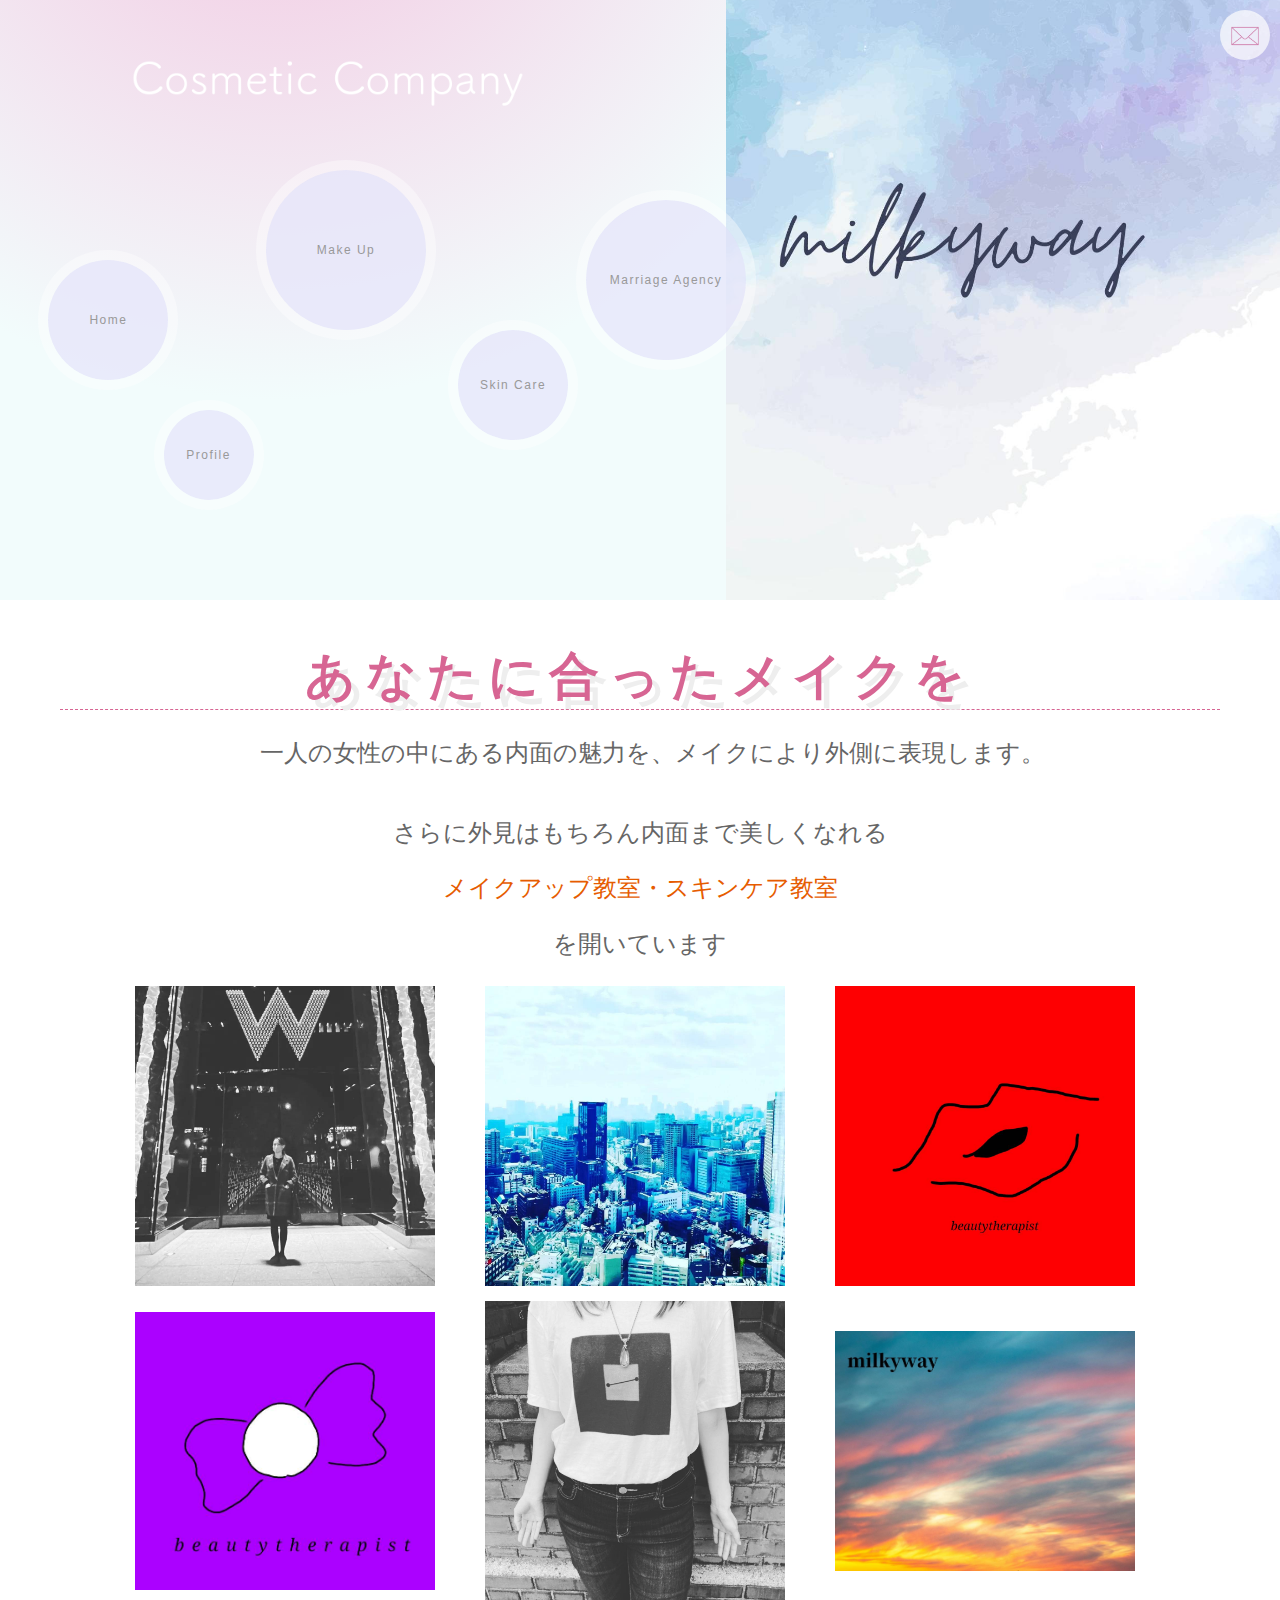
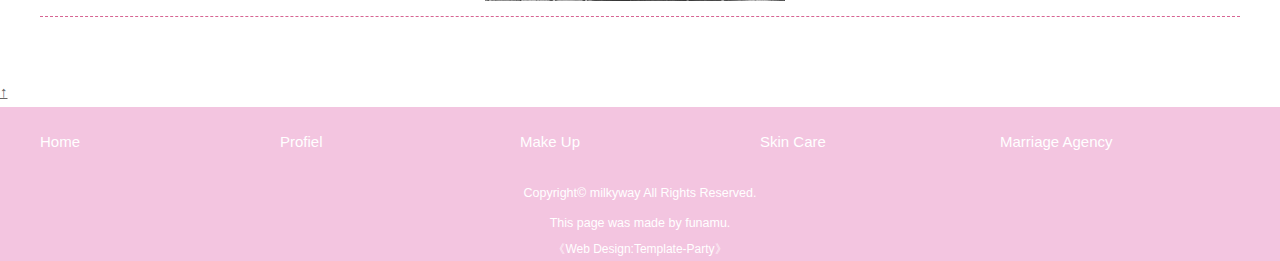
<file: index.html>
<!DOCTYPE html>
<html lang="ja">
<head>
<meta charset="UTF-8">
<meta http-equiv="X-UA-Compatible" content="IE=edge">
<title>メイクアップ教室・スキンケア教室・結婚相談所　beauty salon milkyway</title>
<meta name="viewport" content="width=device-width, initial-scale=1">
<meta name="description" content="メイクアップ教室・スキンケア教室・結婚相談所を開いています。
一人一人に合うご提案をさせていただき、あなたの魅力を最大限に表現します。">
<!--<meta name="keywords" content="キーワード１,キーワード２,キーワード３,キーワード４,キーワード５">-->
<link rel="icon" href="images/mi1616.png sizes="16x16" type="image/png"> 
<link rel="stylesheet" href="css/style.css">
<script type="text/javascript" src="js/openclose.js"></script>
<!--[if lt IE 9]>
<script src="https://oss.maxcdn.com/html5shiv/3.7.2/html5shiv.min.js"></script>
<script src="https://oss.maxcdn.com/respond/1.4.2/respond.min.js"></script>
<![endif]-->
</head>

<body id="top">

<div id="container">

<header>
<h1 id="logo"><a href="index.html"><img src="images/logo.png" alt="Cosmetic Company"></a></h1>
<ul id="header-nav">
<!--<li><a href="#"><img src="images/icon_cart.png" alt="カート"></a></li>-->
<li><a href="contact.html"><img src="images/icon_mail.png" alt="メール"></a></li>
</ul>
<!--大きな端末用（801px以上端末）メニュー-->
<nav id="menubar">
<ul>
<li id="menu1"><a href="index.html">Home</a></li>
<li id="menu2"><a href="profile.html">Profile</a></li>
<li id="menu3"><a href="makeup.html">Make Up</a></li>
<li id="menu4"><a href="skincare.html">Skin Care</a></li>
<li id="menu5"><a href="marriageagancy.html">Marriage Agency</a></li>
</ul>
</nav>
</header>

<!--小さな端末用（800px以下端末）メニュー-->
<nav id="menubar-s">
<ul>
<li><a href="index.html">Home</a></li>
<li><a href="profile.html">Profile</a></li>
<li><a href="makeup.html">Make Up</a></li>
<li><a href="skincare.html">Skin Care</a></li>
<li><a href="marriageagancy.html">Marriage Agency</a></li>
</ul>
</nav>

<div class="contents">

<div class="fs2">
<h2 class="type1">あなたに合ったメイクを</h2>
<!--
<div class="indexDisplay">
<p><img src="images/mi5.jpg" alt=""></p>
<p><img src="images/mi6.jpg" alt=""></p>
<p><img src="images/mi2.jpg" alt=""></p>
</div>
-->
<p>一人の女性の中にある内面の魅力を、メイクにより外側に表現します。</p>
<p>さらに外見はもちろん内面まで美しくなれる<br>
	<span class="color1">メイクアップ教室・スキンケア教室</span><br>
を開いています</p>
<div class="indexDisplay">
<p><img src="images/mi5.jpg" alt=""></p>
<p><img src="images/mi6.jpg" alt=""></p>
<p><img src="images/mi2.jpg" alt=""></p>
</div>
<div class="indexDisplay">
<p><img src="images/mi3.jpg" alt=""></p>
<p><img src="images/mi4.jpg" alt=""></p>
<p><img src="images/mi7.jpg" alt=""></p>
</div>
</div>

<!--
<div class="fs1">
<h2 class="type1">あなたに合ったメイクを</h2>
<p><img src="images/sample1.jpg" class="fl" alt=""></p>
<p>左の画像には<span class="color1">class=&quot;fl&quot;</span>が指定されています。この指定をすると画像が左に回り込みます。右に回り込みさせたい場合は<span class="color1">&quot;fr&quot;</span>と指定して下さい。表示させる画像サイズはcssフォルダのstyle.cssの<span class="color1">.fr</span>や<span class="color1">.fl</span>のwidthの数値で変更できます。画像以外に指定する事もできます。</p>
<p>上の見出しは<span class="color1">class=&quot;type1&quot;</span>に指定すると出ます。これもcssファイルで調整できます。</p>
<p>ここのテキストは段落タグですが、文字サイズを通常より少し大きく（<span class="color1">class=&quot;fs1&quot;</span>）指定しています。段落タグごとに直接指定してもいいですが一番外側のブロックに指定（例：&lt;div <span class="color1">class=&quot;fs1&quot;</span>&gt;）すると楽です。</p>
</div>
-->
</div>
<!--/contents-->

<!--
<div class="contents">

<div class="main">

<section id="new">
<h2 id="newinfo_hdr" class="close">更新情報・お知らせ</h2>
<dl id="newinfo">
<dt>2017/05/02</dt>
<dd>tp_cosme1公開。<span class="newicon">NEW</span></dd>
<dt>20XX/00/00</dt>
<dd>サンプルテキスト。サンプルテキスト。サンプルテキスト。</dd>
<dt>20XX/00/00</dt>
<dd>サンプルテキスト。サンプルテキスト。サンプルテキスト。</dd>
<dt>20XX/00/00</dt>
<dd>サンプルテキスト。サンプルテキスト。サンプルテキスト。</dd>
<dt>20XX/00/00</dt>
<dd>サンプルテキスト。サンプルテキスト。サンプルテキスト。</dd>
<dt>20XX/00/00</dt>
<dd>サンプルテキスト。サンプルテキスト。サンプルテキスト。</dd>
<dt>20XX/00/00</dt>
<dd>サンプルテキスト。サンプルテキスト。サンプルテキスト。</dd>
</dl>
</section>

<section>

<h2>テンプレートのご利用前に必ずお読み下さい</h2>

<h3>利用規約のご案内</h3>
<p>このテンプレートは、<a href="https://template-party.com/">Template Party</a>にて無料配布している『コスメサイトイメージ無料ホームページテンプレート tp_cosme1』です。必ずダウンロード先のサイトの<a href="https://template-party.com/read.html">利用規約</a>をご一読の上でご利用下さい。</p>
<p><span class="color1">■<strong>HP最下部の著作表示『Web Design:Template-Party』は無断で削除しないで下さい。</strong></span><br>
わざと見えなく加工する事も禁止です。</p>
<p><span class="color1">■<strong>下部の著作を外したい場合は</strong></span><br>
<a href="https://template-party.com/">Template-Party</a>の<a href="https://template-party.com/member.html">ライセンス契約</a>を行う事でHP下部の著作を外す事ができます。</p>

<h3>当テンプレートにはお問い合わせフォーム（自動フォーム：試用版）がセットされています</h3>
<p><a href="contact.html">contact.html</a>と同じ３項目のお問い合わせフォームを簡単に使えるようにセットしています。</p>
<p><strong class="color1">■自動フォームを使う場合（※編集に入る前にご確認下さい）</strong><br>
あなたのメールアドレス設定と、簡単な編集だけで使えます。<a href="http://template-party.com/file/formgen_manual_set2.html" target="_blank">詳しくはこちらのマニュアルをご覧下さい。</a></p>
<p><strong class="color1">■自動フォームを使わない場合</strong><br>
テンプレートに梱包されている「form.html」「confirm.html」「finish.html」の3枚のファイルを削除して下さい。</p>

<h3>テンプレートに梱包されているjsファイル(javascript)について</h3>
<p>これらのファイルは全て<a href="https://www.crytus.info/" target="_blank">クリタス様</a>提供のプログラムです。jsファイルは改変せずにご利用下さい。<br>
また、当サイトのテンプレート以外に使いたいなど、「プログラムのみ」を使う場合は<a href="https://template-party.com/free_program/openclose_license.html">こちらの規約</a>をお守り下さい。</p>

<h3>当テンプレートの詳しい使い方は</h3>
<p><a href="company.html#about">こちらをご覧下さい。</a></p>

</section>

<section>
<h2>ショップ用プログラム販売中</h2>
<p>ショップ向けのCMSを販売中。商品一覧ページ以外に、各詳細ページや買い物カゴ機能もあります。<a href="https://template-party.com/shop_program/">詳しくはこちらをご覧下さい。</a><br>
<a href="https://template-party.com/shop_program/" target="_blank"><img src="https://template-party.com/shop_program/images/img01.jpg" alt=""></a></p>
</section>

</div>
-->
<!--/main-->
<!--
<div class="sub">

<nav class="box">
<h2>Contents</h2>
<ul class="submenu">
<li><a href="#">メニューサンプル</a></li>
<li><a href="#">メニューサンプル</a></li>
<li><a href="#">メニューサンプル</a></li>
<li><a href="#">メニューサンプル</a></li>
<li><a href="#">メニューサンプル</a></li>
</ul>
</nav>

<div class="box">
<h2>営業日カレンダー</h2>
<p class="c mini1"><img src="images/sample_cal.png"><br>
<a href="https://template-party.com/free_program/program1.html" target="_blank">カレンダープログラム無料配布中です。</a></p>
</div>

<nav>
<h2>Contents</h2>
<ul class="submenu">
<li><a href="#">メニューサンプル</a></li>
<li><a href="#">メニューサンプル</a></li>
<li><a href="#">メニューサンプル</a></li>
<li><a href="#">メニューサンプル</a></li>
<li><a href="#">メニューサンプル</a></li>
</ul>
</nav>

</div>
-->
<!--/sub-->
<!--
</div>
-->
<!--/contents-->

<!
<p id="pagetop"><a href="#">↑</a></p>

<footer>

<div id="footermenu">
<ul>
<li><a href="index.html">Home</a></li>
</ul>
<ul>
<li><a href="profile.html">Profiel</a></li>
</ul>
<ul>
<li><a href="makeup.html">Make Up</a></li>
</ul>
<ul>
<li><a href="skincare.html">Skin Care</a></li>
</ul>
<ul>
<li><a href="marriageagancy.html">Marriage Agency</a></li>
</ul>
</div>
<!--/footermenu-->

<small>Copyright&copy; <a href="index.html">milkyway</a> All Rights Reserved.</small><br>
<small>This page was made by funamu.</small>
<span class="pr">《<a href="https://template-party.com/" target="_blank">Web Design:Template-Party</a>》</span>

</footer>

</div>
<!--/container-->

<!--お知らせ欄の開閉処理条件　800px以下-->
<script type="text/javascript">
if (OCwindowWidth() <= 800) {
	open_close("newinfo_hdr", "newinfo");
}
</script>

<!--メニューの３本バー-->
<div id="menubar_hdr" class="close"><span></span><span></span><span></span></div>
<!--メニューの開閉処理条件設定　800px以下-->
<script type="text/javascript">
if (OCwindowWidth() <= 800) {
	open_close("menubar_hdr", "menubar-s");
}
</script>
</body>
</html>
</file>
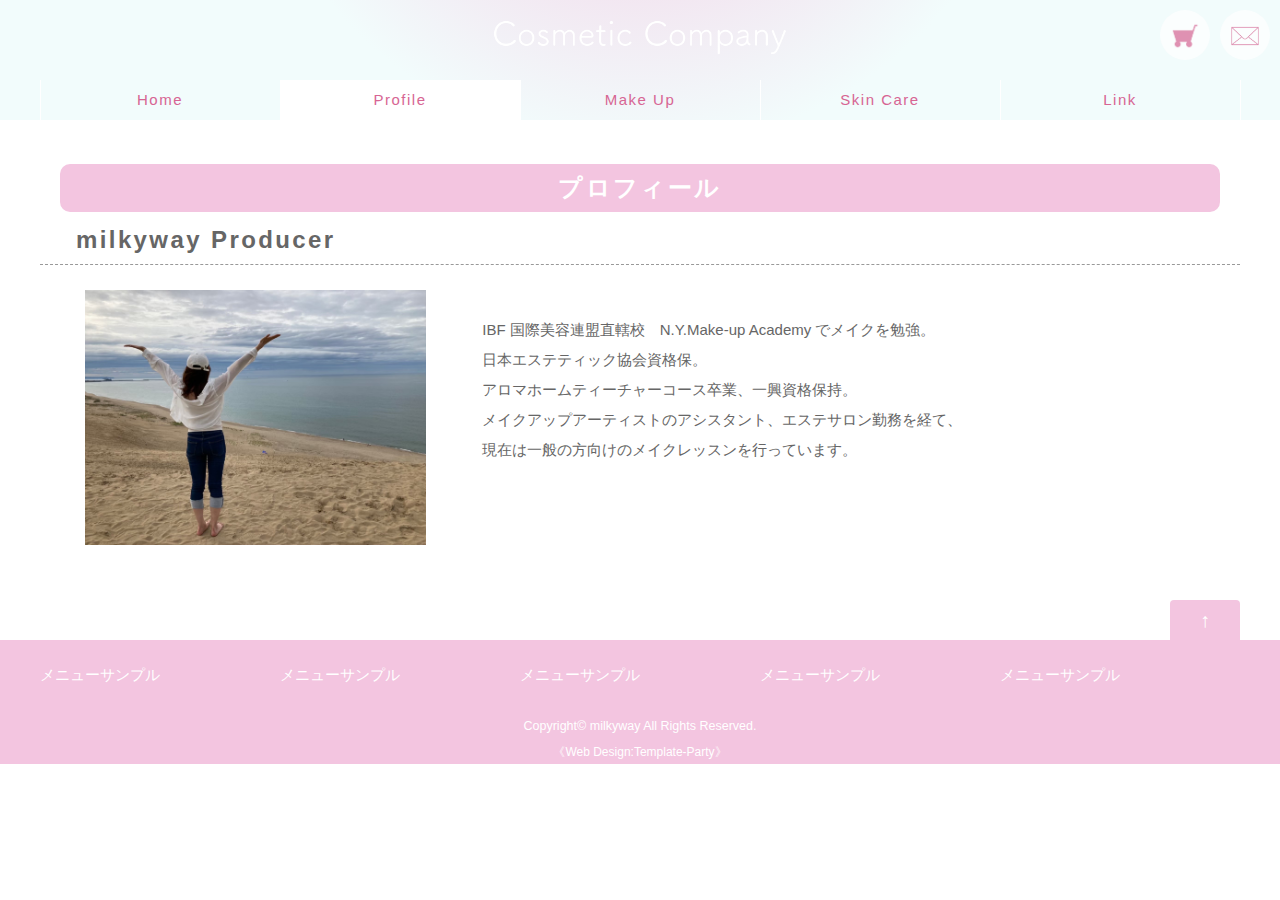
<file: company.html>
<!DOCTYPE html>
<html lang="ja">
<head>
<meta charset="UTF-8">
<meta http-equiv="X-UA-Compatible" content="IE=edge">
<title>コスメサイトイメージ無料ホームページテンプレート tp_cosme1</title>
<meta name="viewport" content="width=device-width, initial-scale=1">
<meta name="description" content="ここにサイト説明を入れます">
<meta name="keywords" content="キーワード１,キーワード２,キーワード３,キーワード４,キーワード５">
<link rel="stylesheet" href="css/style.css">
<script type="text/javascript" src="js/openclose.js"></script>
<!--[if lt IE 9]>
<script src="https://oss.maxcdn.com/html5shiv/3.7.2/html5shiv.min.js"></script>
<script src="https://oss.maxcdn.com/respond/1.4.2/respond.min.js"></script>
<![endif]-->
</head>

<body>

<div id="container">

<header>
<h1 id="logo"><a href="index.html"><img src="images/logo.png" alt="Cosmetic Company" class="pc"><img src="images/logo_small.png" alt="Cosmetic Company" class="sh"></a></h1>
<ul id="header-nav">
<li><a href="#"><img src="images/icon_cart.png" alt="カート"></a></li>
<li><a href="contact.html"><img src="images/icon_mail.png" alt="メール"></a></li>
</ul>
<!--大きな端末用（801px以上端末）メニュー-->
<nav id="menubar">
<ul>
<!--
<li><a href="index.html">Home</a></li>
<li class="current"><a href="company.html">Company</a></li>
<li><a href="list.html">Shopping</a></li>
<li><a href="link.html">Link</a></li>
<li><a href="faq.html">Faq</a></li>
-->
<li><a href="index.html">Home</a></li>
<li class="current"><a href="company.html">Profile</a></li>
<li><a href="list.html">Make Up</a></li>
<li><a href="link.html">Skin Care</a></li>
<li><a href="faq.html">Link</a></li>
</ul>
</nav>
</header>

<!--小さな端末用（800px以下端末）メニュー-->
<nav id="menubar-s">
<ul>
<li><a href="index.html">Home</a></li>
<li><a href="company.html">Profile</a></li>
<li><a href="list.html">Make Up</a></li>
<li><a href="link.html">Skin Care</a></li>
<li><a href="faq.html">Link</a></li>
</ul>
</nav>

<!--
<div class="contents">
-->
<!--
<div class="main">

<section>

<h2>Company</h2>

<table class="ta1">
<tr>
<th colspan="2" class="tamidashi">小見出しが必要ならここを使います</th>
</tr>
<tr>
<th>見出し</th>
<td>ここに説明など入れて下さい。サンプルテキスト。</td>
</tr>
<tr>
<th>見出し</th>
<td>ここに説明など入れて下さい。サンプルテキスト。</td>
</tr>
<tr>
<th>見出し</th>
<td>ここに説明など入れて下さい。サンプルテキスト。</td>
</tr>
<tr>
<th>見出し</th>
<td>ここに説明など入れて下さい。サンプルテキスト。</td>
</tr>
<tr>
<th>見出し</th>
<td>ここに説明など入れて下さい。サンプルテキスト。</td>
</tr>
</table>

</section>

<section id="about">

<h2>当テンプレートについて</h2>

<h3>当テンプレートはhtml5+CSS3(レスポンシブWEBデザイン)です</h3>
<p>当テンプレートは、パソコン、スマホ、タブレットでhtml共通のレスポンシブWEBデザインになっております。<br>
古いブラウザ（※特にIE8以下）で閲覧した場合にCSSの一部が適用されない（角を丸くする加工やグラデーションなどの加工等）のでご注意下さい。</p>

<h3>各デバイスごとのレイアウトチェックは</h3>
<p>最終的なチェックは実際のタブレットやスマホで行うのがおすすめですが、臨時チェックは最新のブラウザ(IEならIE10以降)で行う事もできます。ブラウザの幅を狭くしていくと、各端末サイズに合わせたレイアウトになります。</p>
<p>注意：cssはリアルタイムで反映されますが、javascript(js)は<span class="color1">ブラウザを再読み込み</span>させないと反映されないので、レイアウトが切り替わったらブラウザを再読み込みさせる事をおすすめします。javascriptは小さい端末用の開閉ブロックなどに使われています。</p>

<h3>各デバイス用のスタイル変更は</h3>
<p>cssフォルダのstyle.cssファイルで行って下さい。詳しい説明も入っています。<br>
前半はパソコン環境を含めた全端末の共通設定になります。中盤以降、各端末向けのスタイルが追加設定されています。<br>
media=&quot; (～)&quot;の「～」部分でcssを切り替えるディスプレイのサイズを設定しています。ここは必要に応じて変更も可能ですが、変更した場合、htmlの下部のjavascriptのウィンドウサイズの条件指定も合わせて変更しなくてはならないものもあります。</p>

<h3>小さい端末（※幅800px以下）の環境でのみ</h3>
<p>メインメニューが折りたたみ式（３本バーアイコン化）になります。<br>
バーのスタイル設定はstyle.cssの、<br>
<strong>「/*３本バーアイコン設定」</strong><br>
で行う事ができます。</p>

<h3>ロゴなどの画像ベースは</h3>
<p>「base」フォルダに入っていますので必要な場合はご利用下さい。<br>
画像の元素材を当社運営の<a href="http://photo-chips.com/">PHOTO-CHIPS</a>や<a href="http://decoruto.com/">DECORUTO</a>で配布している場合もございます。</p>

</section>

<section>

<h2>当テンプレートの使い方</h2>

<h3 class="color1">注意：当テンプレートにはメインメニューが「２箇所」入っています</h3>
<p>パソコンなどの大きな端末「menubar（幅801px以上）」向けと、スマホなどの小さな端末「menubar-s（幅800px以下）」向けがそれぞれ入っています。大きな端末向けは編集ソフトで見れると思いますが、小さな端末向けは見えないと思いますのでhtml側で編集して下さい。小さい端末向けメニューはhtmlの下の方に入っています。</p>

<h3>titleタグ、copyright、metaタグ、他の設定</h3>
<p><strong class="color1">■titleタグの設定はとても重要です。念入りにワードを選んで適切に入力しましょう。</strong><br>
まず、htmlソースが見れる状態にして、<br>
<span class="look">&lt;title&gt;コスメサイトイメージ無料ホームページテンプレート tp_cosme1&lt;/title&gt;</span><br>
を編集しましょう。<br>
あなたのホームページ名が「Cosmetic Company」だとすれば、<br>
<span class="look">&lt;title&gt;Cosmetic Company&lt;/title&gt;</span><br>
とすればＯＫです。SEO対策もするなら冒頭に重要なワードを入れておきましょう。</p>
<p><strong class="color1">■copyrightを変更しましょう。</strong><br>
続いてhtmlの下の方にある、<br>
<span class="look">Copyright&copy; Cosmetic Company All Rights Reserved.</span><br>
の部分もあなたのサイト名に変更します。</p>
<p><strong class="color1">■metaタグを変更しましょう。</strong><br>
htmlソースが見える状態にしてmetaタグを変更しましょう。</p>
<p>ソースの上の方に、<br>
<span class="look">content=&quot;ここにサイト説明を入れます&quot;</span><br>
という部分がありますので、テキストをサイトの説明文に入れ替えます。検索結果の文面に使われる場合もありますので、見た人が来訪したくなるような説明文を簡潔に書きましょう。</p>
<p>続いて、その下の行の<br>
<span class="look">content=&quot;キーワード１,キーワード２,～～～&quot;</span><br>
も設定します。ここはサイトに関係のあるキーワードを入れる箇所です。10個前後ぐらいあれば充分です。キーワード間はカンマ「,」で区切ります。</p>
<p><strong class="color1">■h1ロゴのaltタグも変更しましょう。</strong><br>
html側に<br>
<span class="look">alt=&quot;Cosmetic Company&quot;</span><br>
となっている箇所があるので、この部分もあなたのサイト名に変更しましょう。<br>
<span class="color1">※index.html以外には２つずつ(大きな端末用と小さな端末用と続けてimgタグが入っています)入っているので忘れず変更して下さい。</span></p>

<h3>上部のロゴ画像について</h3>
<p>文字なしの土台画像がbaseフォルダに入っていますのでそれにサイト名をのせてimagesフォルダに上書きして下さい。<br>
 画像の大きさは自由に変更してもらっても構いませんがある程度大きくしておいた方が高解像度の端末で鮮明に見えます。</p>
<p>上で解説していますが、<span class="color1">トップページ以外のhtmlにはロゴ画像を２つずつ</span>読み込んでいます。大きな端末用ロゴ(logo.png)と小さな端末用ロゴ(logo_small.png)で端末サイズによってcssで切り替えています。</p>
<p><strong class="color1">■ロゴサイズ変更は</strong><br>
cssフォルダのstyle.cssの「#logo img」のwidthの数字で変更できます。小さな端末用での再設定がある場合があるので確認して下さい。</p>

<h3>トップページのメインメニューについて</h3>
<p>ヘッダーブロックに対して１個ずつ絶対配置指定しています。cssフォルダのstyle.cssの、</p>
<p class="color1">/*トップページの１つ目メニューの設定*/<br>
・<br>・<br>
/*トップページの２つ目メニューの設定*/<br>
・<br>・</p>
<p>に解説とともに設定箇所があるので変更したい場合は見て下さい。</p>

<h3>トップページ以外の上部のメインメニュー数の変更について</h3>
<p>現在、５個で設定されていますが、４個にしたい場合はcssフォルダのstyle.cssの、<br>
#menubar ul li {<br>
のwidthの数字を25%(100を4で割った数字＝25%)にして下さい。<br>
逆に増やしたい場合も同じように割って下さい。端数が出た場合、切り捨ててもらえばOK。<br>
簡単な解説はcssファイル本体にも書いています。</p>

<h3>ヘッダー右上の２つのアイコンについて</h3>
<p>画像を直接置いています。画像サイズは自由で構いませんが「正方形」で準備して下さい。<br>
ここのスタイルは、cssフォルダのstyle.cssの、</p>
<p><span class="color1">/*ヘッダー内のカートとメールのアイコン<br>
・・・</span></p>
<p>のブロックで変更できます。数を増やした場合、小さな端末閲覧時にロゴと重なる可能性があるのでcssで調整して下さい。</p>

<h3>スマホなどの小さな端末からボタンクリックでPC画面を表示させたい方へ</h3>
<p>レスポンシブデザインだと、スマホやタブレットなどの小さな端末から見た場合はそれ専用のレイアウトに変わりますが、あえてPC画面も見せたいユーザーの為に<a href="https://template-party.com/tips/tips20160916viewport.html">tipsを公開</a>しました。</p>

<h3>プレビューでチェックすると警告メッセージが出る場合(一部ブラウザ対象)</h3>
<p>主にjavascript（jsファイル）ファイルによって出る警告ですが、WEB上では出ません。また、この警告が出ている間は効果を見る事ができないので、警告メッセージ内でクリックして解除してあげて下さい。これにより効果がちゃんと見れるようになります。</p>

</section>

</div>
-->
<!--/main-->

<!--
<div class="sub">

<nav class="box">
<h2>Contents</h2>
<ul class="submenu">
<li><a href="#">メニューサンプル</a></li>
<li><a href="#">メニューサンプル</a></li>
<li><a href="#">メニューサンプル</a></li>
<li><a href="#">メニューサンプル</a></li>
<li><a href="#">メニューサンプル</a></li>
</ul>
</nav>

<div class="box">
<h2>営業日カレンダー</h2>
<p class="c mini1"><img src="images/sample_cal.png"><br>
<a href="https://template-party.com/free_program/program1.html" target="_blank">カレンダープログラム無料配布中です。</a></p>
</div>

<nav>
<h2>Contents</h2>
<ul class="submenu">
<li><a href="#">メニューサンプル</a></li>
<li><a href="#">メニューサンプル</a></li>
<li><a href="#">メニューサンプル</a></li>
<li><a href="#">メニューサンプル</a></li>
<li><a href="#">メニューサンプル</a></li>
</ul>
</nav>

</div>
-->
<!--/sub-->

<!--
</div>
-->
<!--/contents-->

<div class="contents">

<section>

<h2>プロフィール</h2> <!--<h2>Profile</h2>-->
<h3>milkyway Producer</h3>
<p><img src="images/mi1.jpg" class="fl" alt=""></p>
<p>IBF 国際美容連盟直轄校　N.Y.Make-up Academy でメイクを勉強。<br>
日本エステティック協会資格保。<br>
アロマホームティーチャーコース卒業、一興資格保持。<br>
メイクアップアーティストのアシスタント、エステサロン勤務を経て、<br>
現在は一般の方向けのメイクレッスンを行っています。</p>

<!--
<div class="list">
<figure><img src="images/sample_photo1.jpg" alt=""></figure>
<h4>Sample Title</h4>
<p>ここに簡単な説明を入れます。</p>
<p><a href="item.html" class="btn">More</a></p>
<span class="option1">CHECK</span>
</div>

<div class="list sold">
<figure><img src="images/sample_photo2.jpg" alt=""></figure>
<h4>Sample Title</h4>
<p>ここに簡単な説明を入れます。</p>
<p><a href="item.html" class="btn">More</a></p>
<span class="option2">SOLD</span>
</div>

<div class="list">
<figure><img src="images/sample_photo3.jpg" alt=""></figure>
<h4>Sample Title</h4>
<p>あまりたくさん文字を詰め込みすぎると途中で切れるので注意して下さい。あまりたくさん文字を詰め込みすぎると途中で切れるので注意して下さい。あまりたくさん文字を詰め込みすぎると途中で切れるので注意して下さい。</p>
<p><a href="item.html" class="btn">More</a></p>
</div>

<div class="list">
<figure><img src="images/sample_photo4.jpg" alt=""></figure>
<h4>Sample Title</h4>
<p>ボックスサイズの変更はcssフォルダのstyle.cssで行うことができます。</p>
<p><a href="item.html" class="btn">More</a></p>
</div>
-->

</section>

</div>
<!--/contents-->

<!--
<div class="contents">
-->
<!--
<div class="main">

<section>

<h2>２カラムで使いたい場合はmainとsubブロックを追加して下さい</h2>

<p><span class="color1">&lt;div class=&quot;contents&quot;&gt;</span></p>

<p>&nbsp;&nbsp;&nbsp;&nbsp;<span class="color2">&lt;div class=&quot;main&quot;&gt;</span><br>
&nbsp;&nbsp;&nbsp;&nbsp;ここにメインコンテンツを入れる<br>
&nbsp;&nbsp;&nbsp;&nbsp;<span class="color2">&lt;/div&gt;</span></p>

<p>&nbsp;&nbsp;&nbsp;&nbsp;<span class="color2">&lt;div class=&quot;sub&quot;&gt;</span><br>
&nbsp;&nbsp;&nbsp;&nbsp;ここにサブコンテンツを入れる<br>
&nbsp;&nbsp;&nbsp;&nbsp;<span class="color2">&lt;/div&gt;</span></p>

<p><span class="color1">&lt;/div&gt;</span></p>

<div class="list">
<figure><img src="images/sample_photo1.jpg" alt=""></figure>
<h4>Sample Title</h4>
<p>ここに簡単な説明を入れます。</p>
<p><a href="item.html" class="btn">More</a></p>
<span class="option1">CHECK</span>
</div>

<div class="list sold">
<figure><img src="images/sample_photo2.jpg" alt=""></figure>
<h4>Sample Title</h4>
<p>ここに簡単な説明を入れます。</p>
<p><a href="item.html" class="btn">More</a></p>
<span class="option2">SOLD</span>
</div>

<div class="list">
<figure><img src="images/sample_photo3.jpg" alt=""></figure>
<h4>Sample Title</h4>
<p>あまりたくさん文字を詰め込みすぎると途中で切れるので注意して下さい。あまりたくさん文字を詰め込みすぎると途中で切れるので注意して下さい。あまりたくさん文字を詰め込みすぎると途中で切れるので注意して下さい。</p>
<p><a href="item.html" class="btn">More</a></p>
</div>

<div class="list">
<figure><img src="images/sample_photo4.jpg" alt=""></figure>
<h4>Sample Title</h4>
<p>ボックスサイズの変更はcssフォルダのstyle.cssで行うことができます。</p>
<p><a href="item.html" class="btn">More</a></p>
</div>

<h2>左右のブロックを入れ替えたい場合</h2>
<p>cssフォルダのstyle.cssの.mainの「float: right;」を「float: left;」に。.subの「float: left;」を「float: right;」にして下さい。</p>

</section>

</div>
-->
<!--/main-->

<!--
<div class="sub">

<nav class="box">
<h2>Contents</h2>
<ul class="submenu">
<li><a href="#">メニューサンプル</a></li>
<li><a href="#">メニューサンプル</a></li>
<li><a href="#">メニューサンプル</a></li>
<li><a href="#">メニューサンプル</a></li>
<li><a href="#">メニューサンプル</a></li>
</ul>
</nav>

<nav>
<h2>Contents</h2>
<ul class="submenu">
<li><a href="#">メニューサンプル</a></li>
<li><a href="#">メニューサンプル</a></li>
<li><a href="#">メニューサンプル</a></li>
<li><a href="#">メニューサンプル</a></li>
<li><a href="#">メニューサンプル</a></li>
</ul>
</nav>

</div>
-->
<!--/sub-->

<!--
</div>
-->
<!--/contents-->

<!--
<div class="contents">

<section>

<h2>再び１カラムに戻す事もできます。</h2>

<h2 class="type1">トップページで使っていた見出し</h2>
<p>も、もちろん使えます。<br>
１カラムでも２カラムでも使えます。h2でもh3でも class=&quot;type1&quot;と追加するだけでこのスタイルになります。<br>
例：&lt;h2 class=&quot;type1&quot;&gt;　や、　&lt;h3 class=&quot;type1&quot;&gt;</p>

</section>

</div>
-->
<!--/contents-->

<p id="pagetop"><a href="#">↑</a></p>

<footer>

<div id="footermenu">
<ul>
<li><a href="#">メニューサンプル</a></li>
<!--
<li><a href="#">メニューサンプル</a></li>
<li><a href="#">メニューサンプル</a></li>
-->
</ul>
<ul>
<li><a href="#">メニューサンプル</a></li>
<!--
<li><a href="#">メニューサンプル</a></li>
<li><a href="#">メニューサンプル</a></li>
-->
</ul>
<ul>
<li><a href="#">メニューサンプル</a></li>
<!--
<li><a href="#">メニューサンプル</a></li>
<li><a href="#">メニューサンプル</a></li>
<li><a href="#">メニューサンプル</a></li>
<li><a href="#">メニューサンプル</a></li>
<li><a href="#">メニューサンプル</a></li>
-->
</ul>
<ul>
<li><a href="#">メニューサンプル</a></li>
<!--
<li><a href="#">メニューサンプル</a></li>
<li><a href="#">メニューサンプル</a></li>
<li><a href="#">メニューサンプル</a></li>
<li><a href="#">メニューサンプル</a></li>
<li><a href="#">メニューサンプル</a></li>
-->
</ul>
<ul>
<li><a href="#">メニューサンプル</a></li>
<!--
<li><a href="#">メニューサンプル</a></li>
<li><a href="#">メニューサンプル</a></li>
<li><a href="#">メニューサンプル</a></li>
<li><a href="#">メニューサンプル</a></li>
<li><a href="#">メニューサンプル</a></li>
-->
</ul>
</div>
<!--/footermenu-->

<small>Copyright&copy; <a href="index.html">milkyway</a> All Rights Reserved.</small>
<span class="pr">《<a href="https://template-party.com/" target="_blank">Web Design:Template-Party</a>》</span>

</footer>

</div>
<!--/container-->

<!--メニューの３本バー-->
<div id="menubar_hdr" class="close"><span></span><span></span><span></span></div>
<!--メニューの開閉処理条件設定　800px以下-->
<script type="text/javascript">
if (OCwindowWidth() <= 800) {
	open_close("menubar_hdr", "menubar-s");
}
</script>
</body>
</html>
</file>
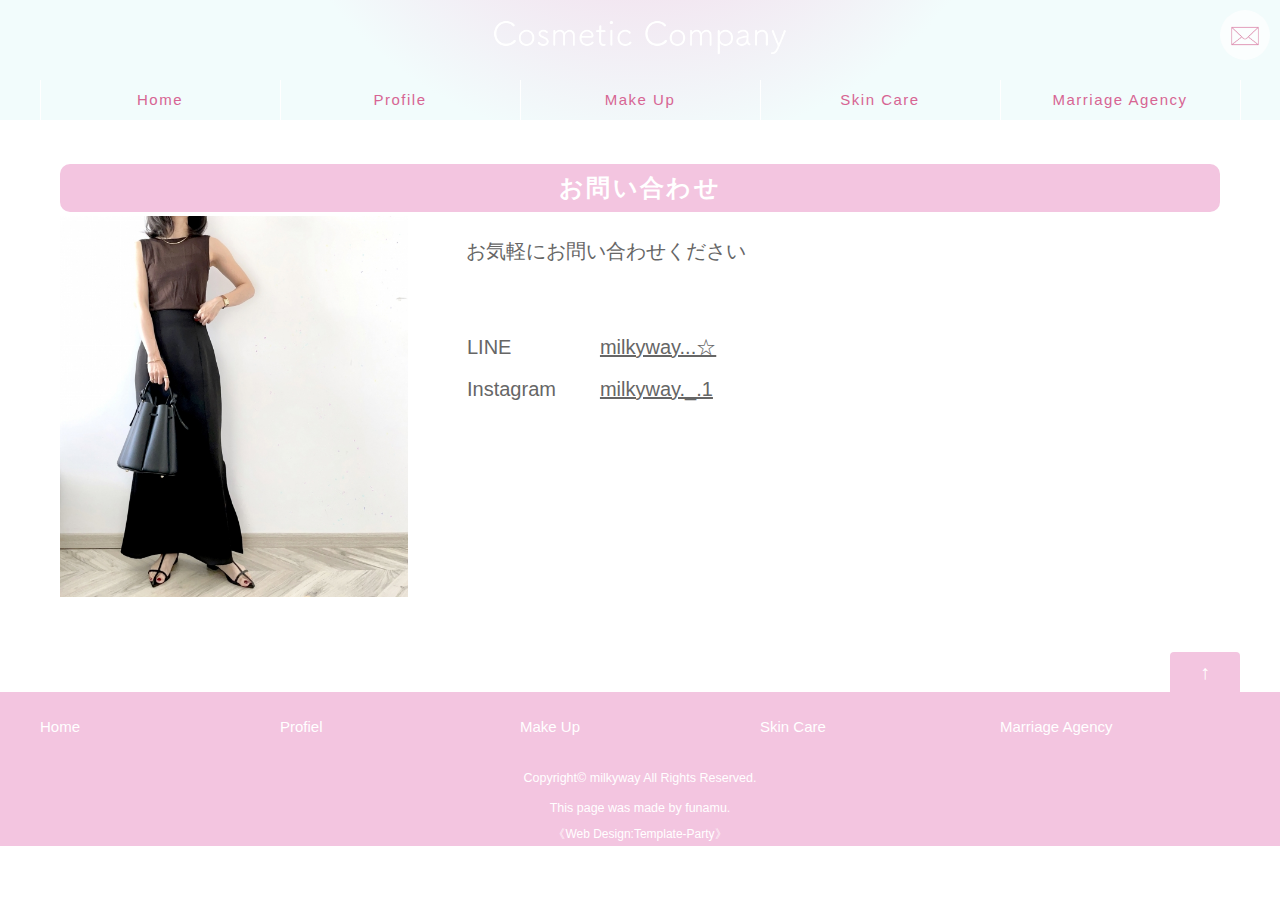
<file: contact.html>
<!DOCTYPE html>
<html lang="ja">
<head>
<meta charset="UTF-8">
<meta http-equiv="X-UA-Compatible" content="IE=edge">
<title>お問い合わせ　メイクアップ教室・スキンケア教室・結婚相談所　beauty salon milkyway</title>
<meta name="viewport" content="width=device-width, initial-scale=1">
<meta name="description" content="メイクアップ教室・スキンケア教室・結婚相談所を開いています。
一人一人に合うご提案をさせていただき、あなたの魅力を最大限に表現します。">
<!--<meta name="keywords" content="キーワード１,キーワード２,キーワード３,キーワード４,キーワード５">-->
<link rel="icon" href="images/mi1616.png sizes="16x16" type="image/png"> 
<link rel="stylesheet" href="css/style.css">
<script type="text/javascript" src="js/openclose.js"></script>
<!--[if lt IE 9]>
<script src="https://oss.maxcdn.com/html5shiv/3.7.2/html5shiv.min.js"></script>
<script src="https://oss.maxcdn.com/respond/1.4.2/respond.min.js"></script>
<![endif]-->
</head>

<body>

<div id="container">

<header>
<h1 id="logo"><a href="index.html"><img src="images/logo.png" alt="Cosmetic Company" class="pc"><img src="images/logo_small.png" alt="Cosmetic Company" class="sh"></a></h1>
<ul id="header-nav">
<!--<li><a href="#"><img src="images/icon_cart.png" alt="カート"></a></li>-->
<li><a href="contact.html"><img src="images/icon_mail.png" alt="メール"></a></li>
</ul>
<!--大きな端末用（801px以上端末）メニュー-->
<nav id="menubar">
<ul>
<li><a href="index.html">Home</a></li>
<li><a href="profile.html">Profile</a></li>
<li><a href="makeup.html">Make Up</a></li>
<li><a href="skincare.html">Skin Care</a></li>
<li><a href="marriageagancy.html">Marriage Agency</a></li>
</ul>
</nav>
</header>

<!--小さな端末用（800px以下端末）メニュー-->
<nav id="menubar-s">
<ul>
<li><a href="index.html">Home</a></li>
<li><a href="profile.html">Profile</a></li>
<li><a href="makeup.html">Make Up</a></li>
<li><a href="skincare.html">Skin Care</a></li>
<li><a href="marriageagancy.html">Marriage Agency</a></li>
</ul>
</nav>

<div class="contents">

<!--
<div class="main">
-->

<!--
<section>

<h2>Company</h2>

<table class="ta1">
<tr>
<th colspan="2" class="tamidashi">小見出しが必要ならここを使います</th>
</tr>
<tr>
<th>見出し</th>
<td>ここに説明など入れて下さい。サンプルテキスト。</td>
</tr>
<tr>
<th>見出し</th>
<td>ここに説明など入れて下さい。サンプルテキスト。</td>
</tr>
<tr>
<th>見出し</th>
<td>ここに説明など入れて下さい。サンプルテキスト。</td>
</tr>
<tr>
<th>見出し</th>
<td>ここに説明など入れて下さい。サンプルテキスト。</td>
</tr>
<tr>
<th>見出し</th>
<td>ここに説明など入れて下さい。サンプルテキスト。</td>
</tr>
</table>

</section>
-->

<!--
<section id="about">

<h2>当テンプレートについて</h2>

<h3>当テンプレートはhtml5+CSS3(レスポンシブWEBデザイン)です</h3>
<p>当テンプレートは、パソコン、スマホ、タブレットでhtml共通のレスポンシブWEBデザインになっております。<br>
古いブラウザ（※特にIE8以下）で閲覧した場合にCSSの一部が適用されない（角を丸くする加工やグラデーションなどの加工等）のでご注意下さい。</p>

<h3>各デバイスごとのレイアウトチェックは</h3>
<p>最終的なチェックは実際のタブレットやスマホで行うのがおすすめですが、臨時チェックは最新のブラウザ(IEならIE10以降)で行う事もできます。ブラウザの幅を狭くしていくと、各端末サイズに合わせたレイアウトになります。</p>
<p>注意：cssはリアルタイムで反映されますが、javascript(js)は<span class="color1">ブラウザを再読み込み</span>させないと反映されないので、レイアウトが切り替わったらブラウザを再読み込みさせる事をおすすめします。javascriptは小さい端末用の開閉ブロックなどに使われています。</p>

<h3>各デバイス用のスタイル変更は</h3>
<p>cssフォルダのstyle.cssファイルで行って下さい。詳しい説明も入っています。<br>
前半はパソコン環境を含めた全端末の共通設定になります。中盤以降、各端末向けのスタイルが追加設定されています。<br>
media=&quot; (～)&quot;の「～」部分でcssを切り替えるディスプレイのサイズを設定しています。ここは必要に応じて変更も可能ですが、変更した場合、htmlの下部のjavascriptのウィンドウサイズの条件指定も合わせて変更しなくてはならないものもあります。</p>

<h3>小さい端末（※幅800px以下）の環境でのみ</h3>
<p>メインメニューが折りたたみ式（３本バーアイコン化）になります。<br>
バーのスタイル設定はstyle.cssの、<br>
<strong>「/*３本バーアイコン設定」</strong><br>
で行う事ができます。</p>

<h3>ロゴなどの画像ベースは</h3>
<p>「base」フォルダに入っていますので必要な場合はご利用下さい。<br>
画像の元素材を当社運営の<a href="http://photo-chips.com/">PHOTO-CHIPS</a>や<a href="http://decoruto.com/">DECORUTO</a>で配布している場合もございます。</p>

</section>
-->

<!--
<section>
-->

<h2>お問い合わせ</h2>
<!--
<p>今は、色々と悩み多き時代ですが、少しでも幸せになれるお手伝いができたらと思います。<br>
一歩踏み出したい貴方、まず、今パートナーがほしいと思ってる貴方からご連絡お待ちしております。全力でサポートさせていただきます。<br>
色々とご不安な点もあるとおもいますので丁寧にご説明させていただきます。<br>
婚カツサロンRINGOにて提携しておりますので、一度HPご確認ください。※料金も同様となっております。お問い合わせはmilkywayのHPお問い合わせフォームよりお願いします！<br>
https://ringo-osaka.com/<br>
カウンセリングは下記の事務所にて行います。<br>
※中津駅３番出口直結となります<p>
-->

<!--<h3 class="color1">メイクアップ個人教室とは？</h3>-->
<div class="fs3">
<!--
<p>気になることやご相談などお気軽にお問い合わせください</p>
-->
</div>
<!--
<h3>お気軽にお問い合わせください</h3>
-->
<!--
<div class="fs3">
<p><img src="images/marry1.jpg" class="fl" alt=""></p>
<p><a href="https://instagram.com/milkyway._.1?igshid=ZDc4ODBmNjlmNQ==">milkyway._.1</a><br>
	<br>
	気になることやご相談などお気軽にお問い合わせください</p>
</div>
-->
<p><img src="images/contact1.jpg" class="fl" alt=""></p>
<div class='fs4'>
<p>お気軽にお問い合わせください</p>
<br>
</div>
<table class="transparent-table">
  <tr>
    <td>LINE</td>
    <td>　　</td>
    <td><a href="https://lin.ee/ItYVF3Z">milkyway...☆</a></td>
  </tr>
  <tr>
  	<td>Instagram</td>
    <td>　　</td>
    <td><a href="https://instagram.com/milkyway._.1?igshid=ZDc4ODBmNjlmNQ==">milkyway._.1</a></td>
  </tr>
</table>
<!--
<br>

<table class="transparent-table">
  <tr>
    <td><img src="images/LINE_Brand_icon100.png" class="fl" alt=""></td>
    <td></td>
    <td><a href="https://lin.ee/ItYVF3Z">milkyway...☆</a></td>
  </tr>
  <tr>
  	<td><img src="images/Instagram_Glyph_Gradient100.png" class="fl" alt=""></td>
    <td></td>
    <td><a href="https://instagram.com/milkyway._.1?igshid=ZDc4ODBmNjlmNQ==">milkyway._.1</a></td>
  </tr>
</table>
-->
<!--
<h3>カウンセリング場所</h3>
<p><img src="images/office.jpg" class="fr" alt=""></p>
<p>カウンセリングは以下の事務所にて行います<br>
	まずはお問い合わせください<br>
	<br>
	〒531-0072<br>
	大阪府大阪市北区豊崎3丁目16−16<br>
	ブランズタワー梅田 North<br>
	※中津駅３番出口直結です<p>
-->

<!--
<h3>titleタグ、copyright、metaタグ、他の設定</h3>
<p><strong class="color1">■titleタグの設定はとても重要です。念入りにワードを選んで適切に入力しましょう。</strong><br>
まず、htmlソースが見れる状態にして、<br>
<span class="look">&lt;title&gt;コスメサイトイメージ無料ホームページテンプレート tp_cosme1&lt;/title&gt;</span><br>
を編集しましょう。<br>
あなたのホームページ名が「Cosmetic Company」だとすれば、<br>
<span class="look">&lt;title&gt;Cosmetic Company&lt;/title&gt;</span><br>
とすればＯＫです。SEO対策もするなら冒頭に重要なワードを入れておきましょう。</p>
<p><strong class="color1">■copyrightを変更しましょう。</strong><br>
続いてhtmlの下の方にある、<br>
<span class="look">Copyright&copy; Cosmetic Company All Rights Reserved.</span><br>
の部分もあなたのサイト名に変更します。</p>
<p><strong class="color1">■metaタグを変更しましょう。</strong><br>
htmlソースが見える状態にしてmetaタグを変更しましょう。</p>
<p>ソースの上の方に、<br>
<span class="look">content=&quot;ここにサイト説明を入れます&quot;</span><br>
という部分がありますので、テキストをサイトの説明文に入れ替えます。検索結果の文面に使われる場合もありますので、見た人が来訪したくなるような説明文を簡潔に書きましょう。</p>
<p>続いて、その下の行の<br>
<span class="look">content=&quot;キーワード１,キーワード２,～～～&quot;</span><br>
も設定します。ここはサイトに関係のあるキーワードを入れる箇所です。10個前後ぐらいあれば充分です。キーワード間はカンマ「,」で区切ります。</p>
<p><strong class="color1">■h1ロゴのaltタグも変更しましょう。</strong><br>
html側に<br>
<span class="look">alt=&quot;Cosmetic Company&quot;</span><br>
となっている箇所があるので、この部分もあなたのサイト名に変更しましょう。<br>
<span class="color1">※index.html以外には２つずつ(大きな端末用と小さな端末用と続けてimgタグが入っています)入っているので忘れず変更して下さい。</span></p>

<h3>上部のロゴ画像について</h3>
<p>文字なしの土台画像がbaseフォルダに入っていますのでそれにサイト名をのせてimagesフォルダに上書きして下さい。<br>
 画像の大きさは自由に変更してもらっても構いませんがある程度大きくしておいた方が高解像度の端末で鮮明に見えます。</p>
<p>上で解説していますが、<span class="color1">トップページ以外のhtmlにはロゴ画像を２つずつ</span>読み込んでいます。大きな端末用ロゴ(logo.png)と小さな端末用ロゴ(logo_small.png)で端末サイズによってcssで切り替えています。</p>
<p><strong class="color1">■ロゴサイズ変更は</strong><br>
cssフォルダのstyle.cssの「#logo img」のwidthの数字で変更できます。小さな端末用での再設定がある場合があるので確認して下さい。</p>

<h3>トップページのメインメニューについて</h3>
<p>ヘッダーブロックに対して１個ずつ絶対配置指定しています。cssフォルダのstyle.cssの、</p>
<p class="color1">/*トップページの１つ目メニューの設定*/<br>
・<br>・<br>
/*トップページの２つ目メニューの設定*/<br>
・<br>・</p>
<p>に解説とともに設定箇所があるので変更したい場合は見て下さい。</p>

<h3>トップページ以外の上部のメインメニュー数の変更について</h3>
<p>現在、５個で設定されていますが、４個にしたい場合はcssフォルダのstyle.cssの、<br>
#menubar ul li {<br>
のwidthの数字を25%(100を4で割った数字＝25%)にして下さい。<br>
逆に増やしたい場合も同じように割って下さい。端数が出た場合、切り捨ててもらえばOK。<br>
簡単な解説はcssファイル本体にも書いています。</p>

<h3>ヘッダー右上の２つのアイコンについて</h3>
<p>画像を直接置いています。画像サイズは自由で構いませんが「正方形」で準備して下さい。<br>
ここのスタイルは、cssフォルダのstyle.cssの、</p>
<p><span class="color1">/*ヘッダー内のカートとメールのアイコン<br>
・・・</span></p>
<p>のブロックで変更できます。数を増やした場合、小さな端末閲覧時にロゴと重なる可能性があるのでcssで調整して下さい。</p>

<h3>スマホなどの小さな端末からボタンクリックでPC画面を表示させたい方へ</h3>
<p>レスポンシブデザインだと、スマホやタブレットなどの小さな端末から見た場合はそれ専用のレイアウトに変わりますが、あえてPC画面も見せたいユーザーの為に<a href="https://template-party.com/tips/tips20160916viewport.html">tipsを公開</a>しました。</p>

<h3>プレビューでチェックすると警告メッセージが出る場合(一部ブラウザ対象)</h3>
<p>主にjavascript（jsファイル）ファイルによって出る警告ですが、WEB上では出ません。また、この警告が出ている間は効果を見る事ができないので、警告メッセージ内でクリックして解除してあげて下さい。これにより効果がちゃんと見れるようになります。</p>
-->

<!--
</section>
-->

<!--
</div>
-->

<!--/main-->

<!--
<div class="sub">

<nav class="box">
<h2>Contents</h2>
<ul class="submenu">
<li><a href="#">メニューサンプル</a></li>
<li><a href="#">メニューサンプル</a></li>
<li><a href="#">メニューサンプル</a></li>
<li><a href="#">メニューサンプル</a></li>
<li><a href="#">メニューサンプル</a></li>
</ul>
</nav>

<div class="box">
<h2>営業日カレンダー</h2>
<p class="c mini1"><img src="images/sample_cal.png"><br>
<a href="https://template-party.com/free_program/program1.html" target="_blank">カレンダープログラム無料配布中です。</a></p>
</div>

<nav>
<h2>Contents</h2>
<ul class="submenu">
<li><a href="#">メニューサンプル</a></li>
<li><a href="#">メニューサンプル</a></li>
<li><a href="#">メニューサンプル</a></li>
<li><a href="#">メニューサンプル</a></li>
<li><a href="#">メニューサンプル</a></li>
</ul>
</nav>

</div>
-->
<!--/sub-->

</div>
<!--/contents-->


<!--
<div class="contents">

<section>

<h2>１カラムで使いたい場合は</h2>
<p><span class="color1">&lt;div class=&quot;contents&quot;&gt;</span></p>
<p>ここにコンテンツを入れる</p>
<p><span class="color1">&lt;/div&gt;</span></p>

<div class="list">
<figure><img src="images/sample_photo1.jpg" alt=""></figure>
<h4>Sample Title</h4>
<p>ここに簡単な説明を入れます。</p>
<p><a href="item.html" class="btn">More</a></p>
<span class="option1">CHECK</span>
</div>

<div class="list sold">
<figure><img src="images/sample_photo2.jpg" alt=""></figure>
<h4>Sample Title</h4>
<p>ここに簡単な説明を入れます。</p>
<p><a href="item.html" class="btn">More</a></p>
<span class="option2">SOLD</span>
</div>

<div class="list">
<figure><img src="images/sample_photo3.jpg" alt=""></figure>
<h4>Sample Title</h4>
<p>あまりたくさん文字を詰め込みすぎると途中で切れるので注意して下さい。あまりたくさん文字を詰め込みすぎると途中で切れるので注意して下さい。あまりたくさん文字を詰め込みすぎると途中で切れるので注意して下さい。</p>
<p><a href="item.html" class="btn">More</a></p>
</div>

<div class="list">
<figure><img src="images/sample_photo4.jpg" alt=""></figure>
<h4>Sample Title</h4>
<p>ボックスサイズの変更はcssフォルダのstyle.cssで行うことができます。</p>
<p><a href="item.html" class="btn">More</a></p>
</div>

</section>

</div>
-->
<!--/contents-->

<!--
<div class="contents">
-->
<!--
<div class="main">

<section>

<h2>２カラムで使いたい場合はmainとsubブロックを追加して下さい</h2>

<p><span class="color1">&lt;div class=&quot;contents&quot;&gt;</span></p>

<p>&nbsp;&nbsp;&nbsp;&nbsp;<span class="color2">&lt;div class=&quot;main&quot;&gt;</span><br>
&nbsp;&nbsp;&nbsp;&nbsp;ここにメインコンテンツを入れる<br>
&nbsp;&nbsp;&nbsp;&nbsp;<span class="color2">&lt;/div&gt;</span></p>

<p>&nbsp;&nbsp;&nbsp;&nbsp;<span class="color2">&lt;div class=&quot;sub&quot;&gt;</span><br>
&nbsp;&nbsp;&nbsp;&nbsp;ここにサブコンテンツを入れる<br>
&nbsp;&nbsp;&nbsp;&nbsp;<span class="color2">&lt;/div&gt;</span></p>

<p><span class="color1">&lt;/div&gt;</span></p>

<div class="list">
<figure><img src="images/sample_photo1.jpg" alt=""></figure>
<h4>Sample Title</h4>
<p>ここに簡単な説明を入れます。</p>
<p><a href="item.html" class="btn">More</a></p>
<span class="option1">CHECK</span>
</div>

<div class="list sold">
<figure><img src="images/sample_photo2.jpg" alt=""></figure>
<h4>Sample Title</h4>
<p>ここに簡単な説明を入れます。</p>
<p><a href="item.html" class="btn">More</a></p>
<span class="option2">SOLD</span>
</div>

<div class="list">
<figure><img src="images/sample_photo3.jpg" alt=""></figure>
<h4>Sample Title</h4>
<p>あまりたくさん文字を詰め込みすぎると途中で切れるので注意して下さい。あまりたくさん文字を詰め込みすぎると途中で切れるので注意して下さい。あまりたくさん文字を詰め込みすぎると途中で切れるので注意して下さい。</p>
<p><a href="item.html" class="btn">More</a></p>
</div>

<div class="list">
<figure><img src="images/sample_photo4.jpg" alt=""></figure>
<h4>Sample Title</h4>
<p>ボックスサイズの変更はcssフォルダのstyle.cssで行うことができます。</p>
<p><a href="item.html" class="btn">More</a></p>
</div>

<h2>左右のブロックを入れ替えたい場合</h2>
<p>cssフォルダのstyle.cssの.mainの「float: right;」を「float: left;」に。.subの「float: left;」を「float: right;」にして下さい。</p>

</section>

</div>
-->
<!--/main-->
<!--
<div class="sub">

<nav class="box">
<h2>Contents</h2>
<ul class="submenu">
<li><a href="#">メニューサンプル</a></li>
<li><a href="#">メニューサンプル</a></li>
<li><a href="#">メニューサンプル</a></li>
<li><a href="#">メニューサンプル</a></li>
<li><a href="#">メニューサンプル</a></li>
</ul>
</nav>

<nav>
<h2>Contents</h2>
<ul class="submenu">
<li><a href="#">メニューサンプル</a></li>
<li><a href="#">メニューサンプル</a></li>
<li><a href="#">メニューサンプル</a></li>
<li><a href="#">メニューサンプル</a></li>
<li><a href="#">メニューサンプル</a></li>
</ul>
</nav>

</div>
-->
<!--/sub-->
<!--
</div>
-->
<!--/contents-->

<!--
<div class="contents">

<section>

<h2>再び１カラムに戻す事もできます。</h2>

<h2 class="type1">トップページで使っていた見出し</h2>
<p>も、もちろん使えます。<br>
１カラムでも２カラムでも使えます。h2でもh3でも class=&quot;type1&quot;と追加するだけでこのスタイルになります。<br>
例：&lt;h2 class=&quot;type1&quot;&gt;　や、　&lt;h3 class=&quot;type1&quot;&gt;</p>

</section>

</div>
-->
<!--/contents-->

<p id="pagetop"><a href="#">↑</a></p>

<footer>

<div id="footermenu">
<ul>
<li><a href="index.html">Home</a></li>
</ul>
<ul>
<li><a href="profile.html">Profiel</a></li>
</ul>
<ul>
<li><a href="makeup.html">Make Up</a></li>
</ul>
<ul>
<li><a href="skincare.html">Skin Care</a></li>
</ul>
<ul>
<li><a href="marriageagancy.html">Marriage Agency</a></li>
</ul>
</div>
<!--/footermenu-->

<small>Copyright&copy; <a href="index.html">milkyway</a> All Rights Reserved.</small><br>
<small>This page was made by funamu.</small>
<span class="pr">《<a href="https://template-party.com/" target="_blank">Web Design:Template-Party</a>》</span>

</footer>

</div>
<!--/container-->

<!--メニューの３本バー-->
<div id="menubar_hdr" class="close"><span></span><span></span><span></span></div>
<!--メニューの開閉処理条件設定　800px以下-->
<script type="text/javascript">
if (OCwindowWidth() <= 800) {
	open_close("menubar_hdr", "menubar-s");
}
</script>
</body>
</html>
</file>
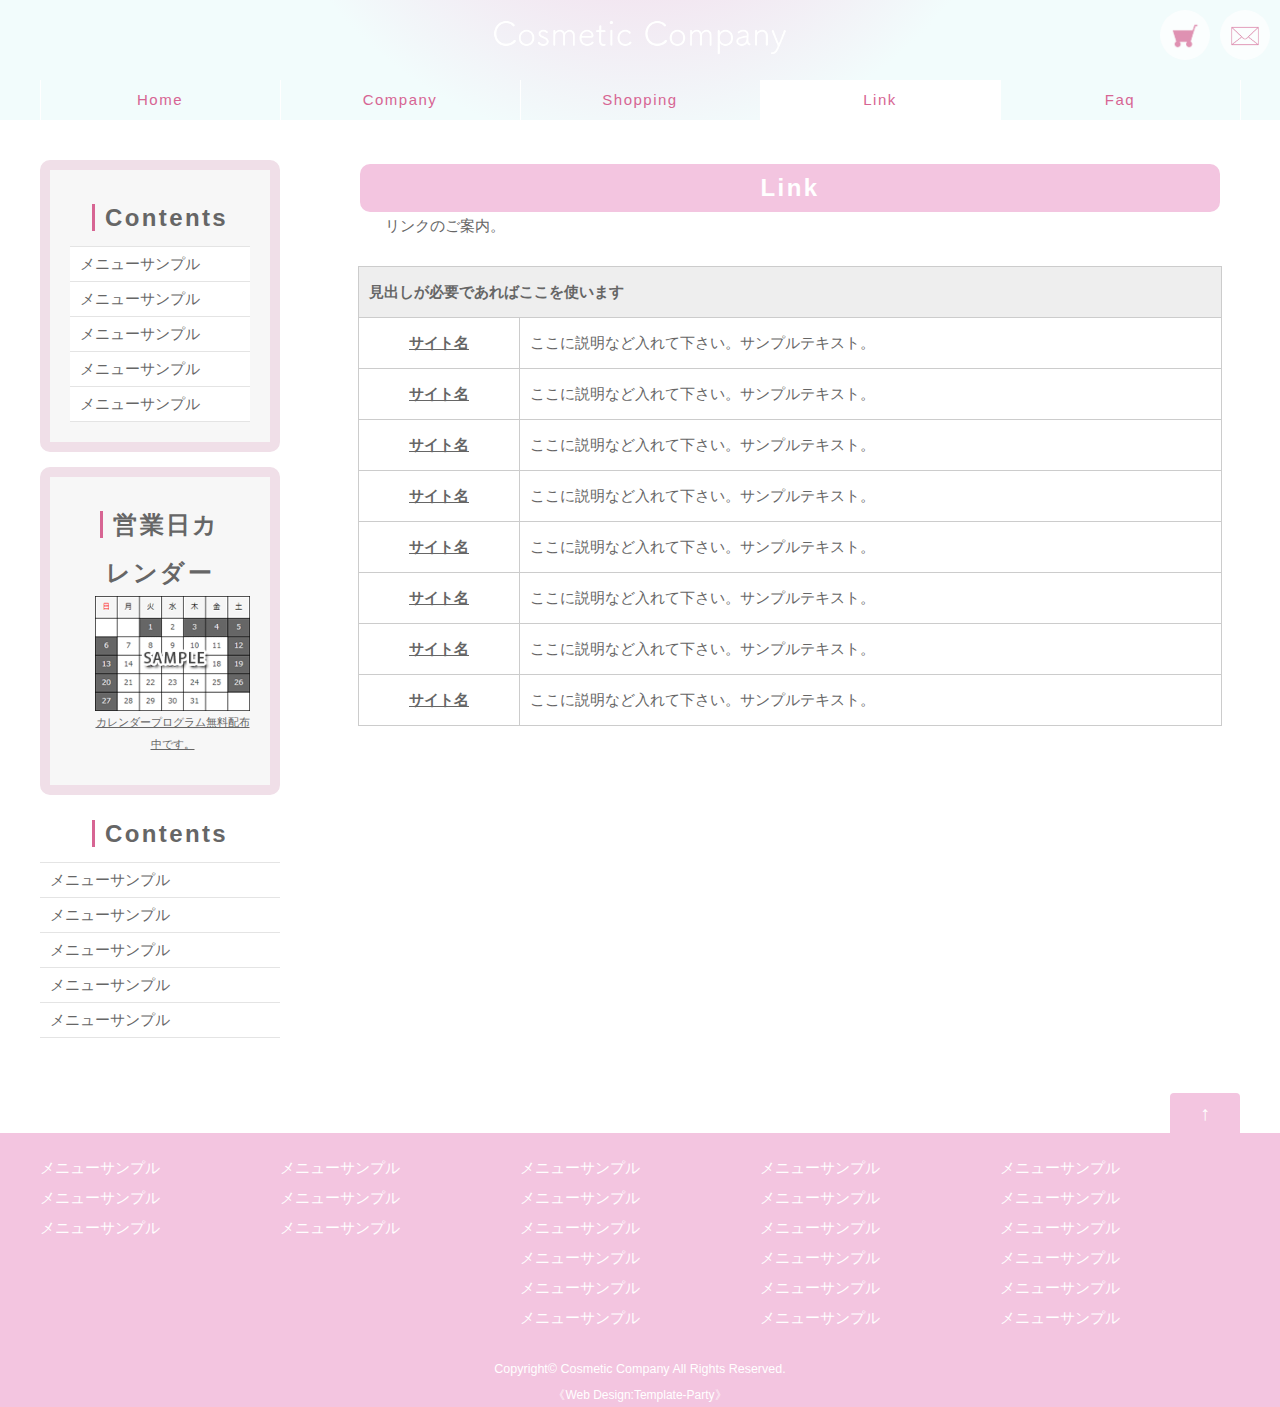
<file: faq.html>
<!DOCTYPE html>
<html lang="ja">
<head>
<meta charset="UTF-8">
<meta http-equiv="X-UA-Compatible" content="IE=edge">
<title>コスメサイトイメージ無料ホームページテンプレート tp_cosme1</title>
<meta name="viewport" content="width=device-width, initial-scale=1">
<meta name="description" content="ここにサイト説明を入れます">
<meta name="keywords" content="キーワード１,キーワード２,キーワード３,キーワード４,キーワード５">
<link rel="stylesheet" href="css/style.css">
<script type="text/javascript" src="js/openclose.js"></script>
<!--[if lt IE 9]>
<script src="https://oss.maxcdn.com/html5shiv/3.7.2/html5shiv.min.js"></script>
<script src="https://oss.maxcdn.com/respond/1.4.2/respond.min.js"></script>
<![endif]-->
</head>

<body>

<div id="container">

<header>
<h1 id="logo"><a href="index.html"><img src="images/logo.png" alt="Cosmetic Company" class="pc"><img src="images/logo_small.png" alt="Cosmetic Company" class="sh"></a></h1>
<ul id="header-nav">
<li><a href="#"><img src="images/icon_cart.png" alt="カート"></a></li>
<li><a href="contact.html"><img src="images/icon_mail.png" alt="メール"></a></li>
</ul>
<!--大きな端末用（801px以上端末）メニュー-->
<nav id="menubar">
<ul>
<li><a href="index.html">Home</a></li>
<li><a href="company.html">Company</a></li>
<li><a href="list.html">Shopping</a></li>
<li class="current"><a href="link.html">Link</a></li>
<li><a href="faq.html">Faq</a></li>
</ul>
</nav>
</header>

<!--小さな端末用（800px以下端末）メニュー-->
<nav id="menubar-s">
<ul>
<li><a href="index.html">Home</a></li>
<li><a href="company.html">Company</a></li>
<li><a href="list.html">Shopping</a></li>
<li><a href="link.html">Link</a></li>
<li><a href="faq.html">Faq</a></li>
</ul>
</nav>

<div class="contents">

<div class="main">

<section>

<h2>Link</h2>
<p>リンクのご案内。</p>

<table class="ta1">
<tr>
<th colspan="2" class="tamidashi">見出しが必要であればここを使います</th>
</tr>
<tr>
<th><a href="#">サイト名</a></th>
<td>ここに説明など入れて下さい。サンプルテキスト。</td>
</tr>
<tr>
<th><a href="#">サイト名</a></th>
<td>ここに説明など入れて下さい。サンプルテキスト。</td>
</tr>
<tr>
<th><a href="#">サイト名</a></th>
<td>ここに説明など入れて下さい。サンプルテキスト。</td>
</tr>
<tr>
<th><a href="#">サイト名</a></th>
<td>ここに説明など入れて下さい。サンプルテキスト。</td>
</tr>
<tr>
<th><a href="#">サイト名</a></th>
<td>ここに説明など入れて下さい。サンプルテキスト。</td>
</tr>
<tr>
<th><a href="#">サイト名</a></th>
<td>ここに説明など入れて下さい。サンプルテキスト。</td>
</tr>
<tr>
<th><a href="#">サイト名</a></th>
<td>ここに説明など入れて下さい。サンプルテキスト。</td>
</tr>
<tr>
<th><a href="#">サイト名</a></th>
<td>ここに説明など入れて下さい。サンプルテキスト。</td>
</tr>
</table>

</section>

</div>
<!--/main-->

<div class="sub">

<nav class="box">
<h2>Contents</h2>
<ul class="submenu">
<li><a href="#">メニューサンプル</a></li>
<li><a href="#">メニューサンプル</a></li>
<li><a href="#">メニューサンプル</a></li>
<li><a href="#">メニューサンプル</a></li>
<li><a href="#">メニューサンプル</a></li>
</ul>
</nav>

<div class="box">
<h2>営業日カレンダー</h2>
<p class="c mini1"><img src="images/sample_cal.png"><br>
<a href="https://template-party.com/free_program/program1.html" target="_blank">カレンダープログラム無料配布中です。</a></p>
</div>

<nav>
<h2>Contents</h2>
<ul class="submenu">
<li><a href="#">メニューサンプル</a></li>
<li><a href="#">メニューサンプル</a></li>
<li><a href="#">メニューサンプル</a></li>
<li><a href="#">メニューサンプル</a></li>
<li><a href="#">メニューサンプル</a></li>
</ul>
</nav>

</div>
<!--/sub-->
</div>
<!--/contents-->

<p id="pagetop"><a href="#">↑</a></p>

<footer>

<div id="footermenu">
<ul>
<li><a href="#">メニューサンプル</a></li>
<li><a href="#">メニューサンプル</a></li>
<li><a href="#">メニューサンプル</a></li>
</ul>
<ul>
<li><a href="#">メニューサンプル</a></li>
<li><a href="#">メニューサンプル</a></li>
<li><a href="#">メニューサンプル</a></li>
</ul>
<ul>
<li><a href="#">メニューサンプル</a></li>
<li><a href="#">メニューサンプル</a></li>
<li><a href="#">メニューサンプル</a></li>
<li><a href="#">メニューサンプル</a></li>
<li><a href="#">メニューサンプル</a></li>
<li><a href="#">メニューサンプル</a></li>
</ul>
<ul>
<li><a href="#">メニューサンプル</a></li>
<li><a href="#">メニューサンプル</a></li>
<li><a href="#">メニューサンプル</a></li>
<li><a href="#">メニューサンプル</a></li>
<li><a href="#">メニューサンプル</a></li>
<li><a href="#">メニューサンプル</a></li>
</ul>
<ul>
<li><a href="#">メニューサンプル</a></li>
<li><a href="#">メニューサンプル</a></li>
<li><a href="#">メニューサンプル</a></li>
<li><a href="#">メニューサンプル</a></li>
<li><a href="#">メニューサンプル</a></li>
<li><a href="#">メニューサンプル</a></li>
</ul>
</div>
<!--/footermenu-->

<small>Copyright&copy; <a href="index.html">Cosmetic Company</a> All Rights Reserved.</small>
<span class="pr">《<a href="https://template-party.com/" target="_blank">Web Design:Template-Party</a>》</span>

</footer>

</div>
<!--/container-->

<!--メニューの３本バー-->
<div id="menubar_hdr" class="close"><span></span><span></span><span></span></div>
<!--メニューの開閉処理条件設定　800px以下-->
<script type="text/javascript">
if (OCwindowWidth() <= 800) {
	open_close("menubar_hdr", "menubar-s");
}
</script>
</body>
</html>
</file>
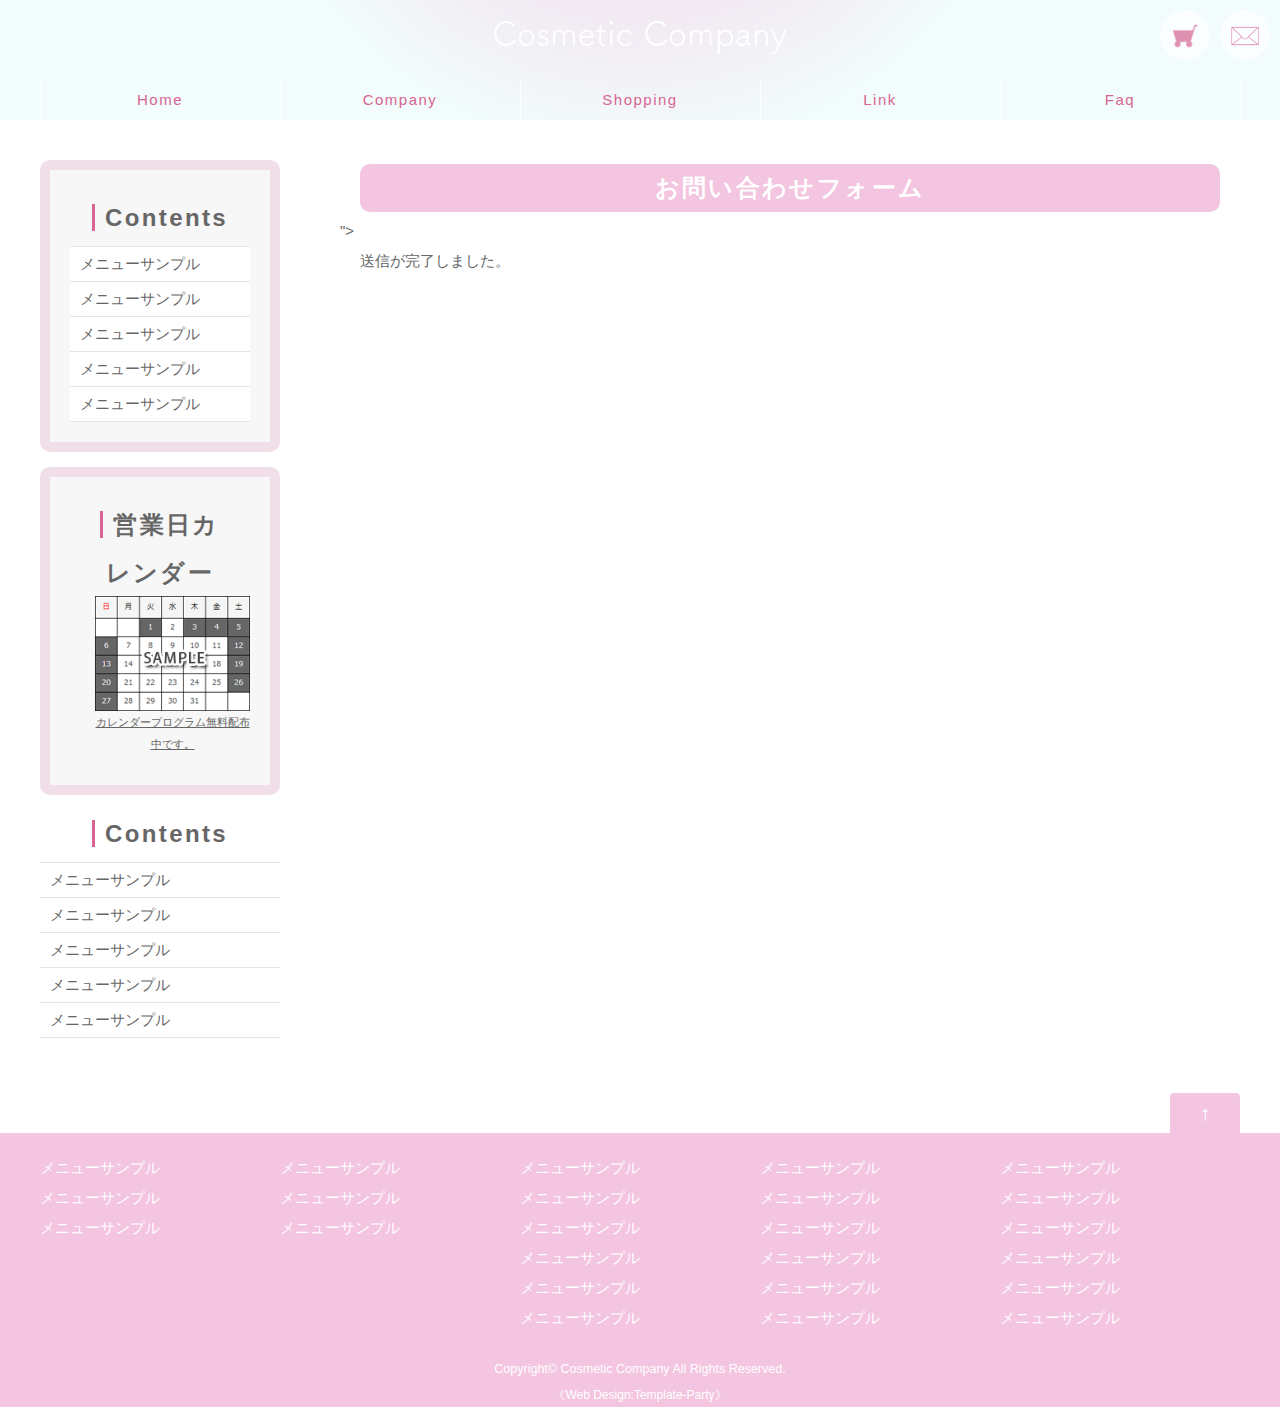
<file: finish.html>
<!DOCTYPE html>
<html lang="ja">
<head>
<meta charset="UTF-8">
<meta http-equiv="X-UA-Compatible" content="IE=edge">
<title>コスメサイトイメージ無料ホームページテンプレート tp_cosme1</title>
<meta name="viewport" content="width=device-width, initial-scale=1">
<meta name="description" content="ここにサイト説明を入れます">
<meta name="keywords" content="キーワード１,キーワード２,キーワード３,キーワード４,キーワード５">
<link rel="stylesheet" href="css/style.css">
<script type="text/javascript" src="js/openclose.js"></script>
<!--[if lt IE 9]>
<script src="https://oss.maxcdn.com/html5shiv/3.7.2/html5shiv.min.js"></script>
<script src="https://oss.maxcdn.com/respond/1.4.2/respond.min.js"></script>
<![endif]-->
</head>

<body class="s-n">

<div id="container">

<header>
<h1 id="logo"><a href="index.html"><img src="images/logo.png" alt="Cosmetic Company" class="pc"><img src="images/logo_small.png" alt="Cosmetic Company" class="sh"></a></h1>
<ul id="header-nav">
<li><a href="#"><img src="images/icon_cart.png" alt="カート"></a></li>
<li><a href="contact.html"><img src="images/icon_mail.png" alt="メール"></a></li>
</ul>
<!--大きな端末用（801px以上端末）メニュー-->
<nav id="menubar">
<ul>
<li><a href="index.html">Home</a></li>
<li><a href="company.html">Company</a></li>
<li><a href="list.html">Shopping</a></li>
<li><a href="link.html">Link</a></li>
<li><a href="faq.html">Faq</a></li>
</ul>
</nav>
</header>

<!--小さな端末用（800px以下端末）メニュー-->
<nav id="menubar-s">
<ul>
<li><a href="index.html">Home</a></li>
<li><a href="company.html">Company</a></li>
<li><a href="list.html">Shopping</a></li>
<li><a href="link.html">Link</a></li>
<li><a href="faq.html">Faq</a></li>
</ul>
</nav>

<div class="contents">

<div class="main">

<section>

<h2>お問い合わせフォーム</h2>

<!-- フォームの情報はここからです -->
<form name="form1" enctype="multipart/form-data" method="post" action="<?php echo $_SERVER["REQUEST_URI"];?>">
<input type="hidden" name="mode" value="finish" />
<!-- 処理終了 -->
<p>送信が完了しました。
</p>
</form>
<!-- フォームの情報はここまでです -->

</section>

</div>
<!--/main-->

<div class="sub">

<nav class="box">
<h2>Contents</h2>
<ul class="submenu">
<li><a href="#">メニューサンプル</a></li>
<li><a href="#">メニューサンプル</a></li>
<li><a href="#">メニューサンプル</a></li>
<li><a href="#">メニューサンプル</a></li>
<li><a href="#">メニューサンプル</a></li>
</ul>
</nav>

<div class="box">
<h2>営業日カレンダー</h2>
<p class="c mini1"><img src="images/sample_cal.png"><br>
<a href="https://template-party.com/free_program/program1.html" target="_blank">カレンダープログラム無料配布中です。</a></p>
</div>

<nav>
<h2>Contents</h2>
<ul class="submenu">
<li><a href="#">メニューサンプル</a></li>
<li><a href="#">メニューサンプル</a></li>
<li><a href="#">メニューサンプル</a></li>
<li><a href="#">メニューサンプル</a></li>
<li><a href="#">メニューサンプル</a></li>
</ul>
</nav>

</div>
<!--/sub-->
</div>
<!--/contents-->

<p id="pagetop"><a href="#">↑</a></p>

<footer>

<div id="footermenu">
<ul>
<li><a href="#">メニューサンプル</a></li>
<li><a href="#">メニューサンプル</a></li>
<li><a href="#">メニューサンプル</a></li>
</ul>
<ul>
<li><a href="#">メニューサンプル</a></li>
<li><a href="#">メニューサンプル</a></li>
<li><a href="#">メニューサンプル</a></li>
</ul>
<ul>
<li><a href="#">メニューサンプル</a></li>
<li><a href="#">メニューサンプル</a></li>
<li><a href="#">メニューサンプル</a></li>
<li><a href="#">メニューサンプル</a></li>
<li><a href="#">メニューサンプル</a></li>
<li><a href="#">メニューサンプル</a></li>
</ul>
<ul>
<li><a href="#">メニューサンプル</a></li>
<li><a href="#">メニューサンプル</a></li>
<li><a href="#">メニューサンプル</a></li>
<li><a href="#">メニューサンプル</a></li>
<li><a href="#">メニューサンプル</a></li>
<li><a href="#">メニューサンプル</a></li>
</ul>
<ul>
<li><a href="#">メニューサンプル</a></li>
<li><a href="#">メニューサンプル</a></li>
<li><a href="#">メニューサンプル</a></li>
<li><a href="#">メニューサンプル</a></li>
<li><a href="#">メニューサンプル</a></li>
<li><a href="#">メニューサンプル</a></li>
</ul>
</div>
<!--/footermenu-->

<small>Copyright&copy; <a href="index.html">Cosmetic Company</a> All Rights Reserved.</small>
<span class="pr">《<a href="https://template-party.com/" target="_blank">Web Design:Template-Party</a>》</span>

</footer>

</div>
<!--/container-->

<!--メニューの３本バー-->
<div id="menubar_hdr" class="close"><span></span><span></span><span></span></div>
<!--メニューの開閉処理条件設定　800px以下-->
<script type="text/javascript">
if (OCwindowWidth() <= 800) {
	open_close("menubar_hdr", "menubar-s");
}
</script>
</body>
</html>
</file>
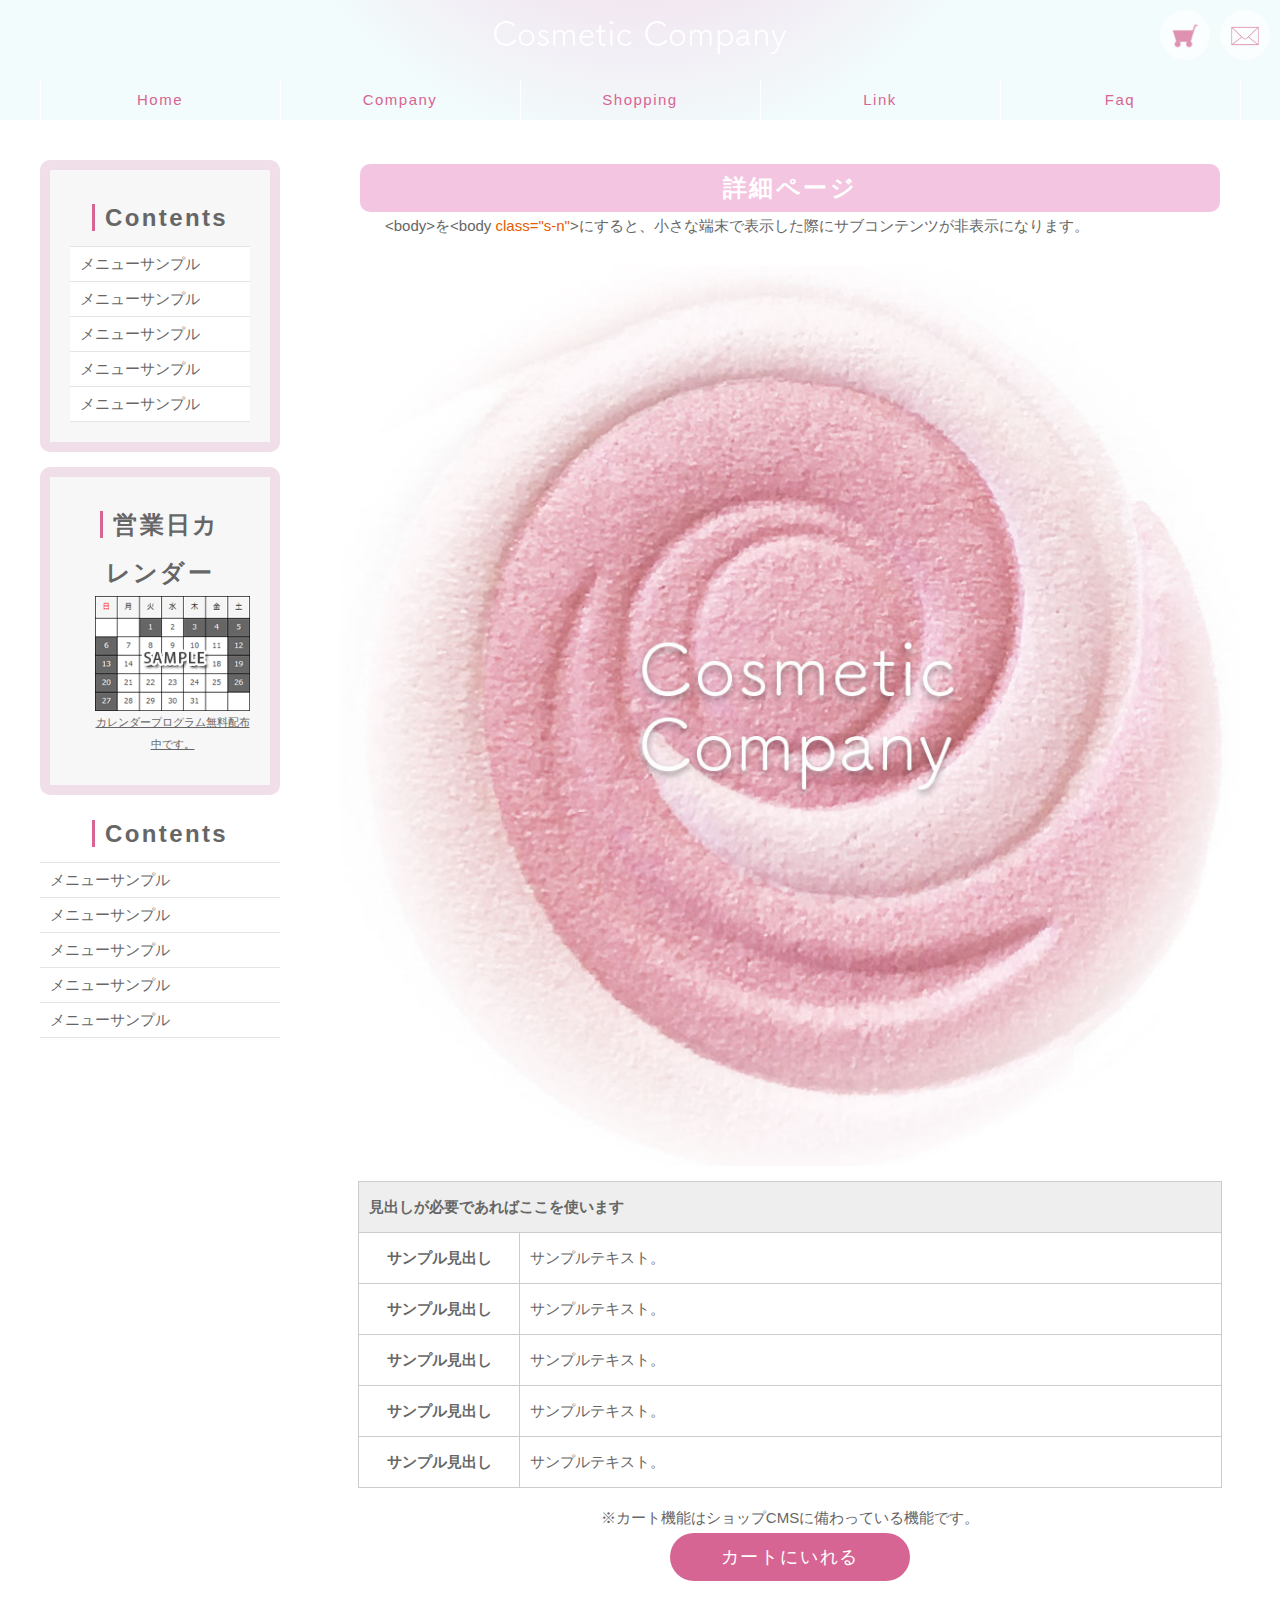
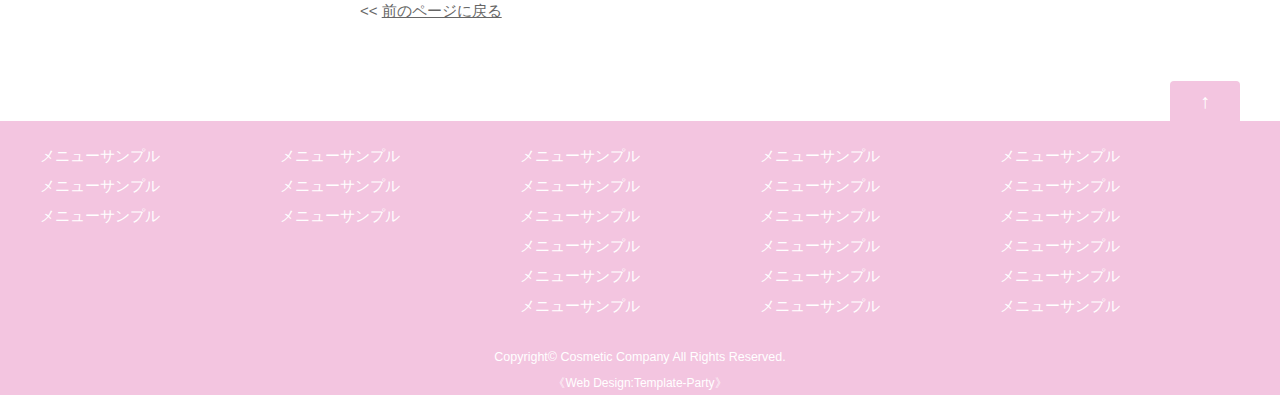
<file: item.html>
<!DOCTYPE html>
<html lang="ja">
<head>
<meta charset="UTF-8">
<meta http-equiv="X-UA-Compatible" content="IE=edge">
<title>コスメサイトイメージ無料ホームページテンプレート tp_cosme1</title>
<meta name="viewport" content="width=device-width, initial-scale=1">
<meta name="description" content="ここにサイト説明を入れます">
<meta name="keywords" content="キーワード１,キーワード２,キーワード３,キーワード４,キーワード５">
<link rel="stylesheet" href="css/style.css">
<script type="text/javascript" src="js/openclose.js"></script>
<!--[if lt IE 9]>
<script src="https://oss.maxcdn.com/html5shiv/3.7.2/html5shiv.min.js"></script>
<script src="https://oss.maxcdn.com/respond/1.4.2/respond.min.js"></script>
<![endif]-->
</head>

<body class="s-n">

<div id="container">

<header>
<h1 id="logo"><a href="index.html"><img src="images/logo.png" alt="Cosmetic Company" class="pc"><img src="images/logo_small.png" alt="Cosmetic Company" class="sh"></a></h1>
<ul id="header-nav">
<li><a href="#"><img src="images/icon_cart.png" alt="カート"></a></li>
<li><a href="contact.html"><img src="images/icon_mail.png" alt="メール"></a></li>
</ul>
<!--大きな端末用（801px以上端末）メニュー-->
<nav id="menubar">
<ul>
<li><a href="index.html">Home</a></li>
<li><a href="company.html">Company</a></li>
<li><a href="list.html">Shopping</a></li>
<li><a href="link.html">Link</a></li>
<li><a href="faq.html">Faq</a></li>
</ul>
</nav>
</header>

<!--小さな端末用（800px以下端末）メニュー-->
<nav id="menubar-s">
<ul>
<li><a href="index.html">Home</a></li>
<li><a href="company.html">Company</a></li>
<li><a href="list.html">Shopping</a></li>
<li><a href="link.html">Link</a></li>
<li><a href="faq.html">Faq</a></li>
</ul>
</nav>

<div class="contents">

<div class="main">

<article>

<h2>詳細ページ</h2>
<p>&lt;body&gt;を&lt;body <span class="color1">class=&quot;s-n&quot;</span>&gt;にすると、小さな端末で表示した際にサブコンテンツが非表示になります。</p>

<figure class="mb15 c">
<img src="images/sample1.jpg" alt="写真の説明を入れます">
</figure>

<table class="ta1">
<tr>
<th colspan="2" class="tamidashi">見出しが必要であればここを使います</th>
</tr>
<tr>
<th>サンプル見出し</th>
<td>サンプルテキスト。</td>
</tr>
<tr>
<th>サンプル見出し</th>
<td>サンプルテキスト。</td>
</tr>
<tr>
<th>サンプル見出し</th>
<td>サンプルテキスト。</td>
</tr>
<tr>
<th>サンプル見出し</th>
<td>サンプルテキスト。</td>
</tr>
<tr>
<th>サンプル見出し</th>
<td>サンプルテキスト。</td>
</tr>
</table>

<p class="c">※カート機能はショップCMSに備わっている機能です。<br>
<a href="#" class="btn">カートにいれる</a></p>

</article>

<p>&lt;&lt; <a href="javascript:history.back()">前のページに戻る</a></p>

</div>
<!--/main-->

<div class="sub">

<nav class="box">
<h2>Contents</h2>
<ul class="submenu">
<li><a href="#">メニューサンプル</a></li>
<li><a href="#">メニューサンプル</a></li>
<li><a href="#">メニューサンプル</a></li>
<li><a href="#">メニューサンプル</a></li>
<li><a href="#">メニューサンプル</a></li>
</ul>
</nav>

<div class="box">
<h2>営業日カレンダー</h2>
<p class="c mini1"><img src="images/sample_cal.png"><br>
<a href="https://template-party.com/free_program/program1.html" target="_blank">カレンダープログラム無料配布中です。</a></p>
</div>

<nav>
<h2>Contents</h2>
<ul class="submenu">
<li><a href="#">メニューサンプル</a></li>
<li><a href="#">メニューサンプル</a></li>
<li><a href="#">メニューサンプル</a></li>
<li><a href="#">メニューサンプル</a></li>
<li><a href="#">メニューサンプル</a></li>
</ul>
</nav>

</div>
<!--/sub-->
</div>
<!--/contents-->

<p id="pagetop"><a href="#">↑</a></p>

<footer>

<div id="footermenu">
<ul>
<li><a href="#">メニューサンプル</a></li>
<li><a href="#">メニューサンプル</a></li>
<li><a href="#">メニューサンプル</a></li>
</ul>
<ul>
<li><a href="#">メニューサンプル</a></li>
<li><a href="#">メニューサンプル</a></li>
<li><a href="#">メニューサンプル</a></li>
</ul>
<ul>
<li><a href="#">メニューサンプル</a></li>
<li><a href="#">メニューサンプル</a></li>
<li><a href="#">メニューサンプル</a></li>
<li><a href="#">メニューサンプル</a></li>
<li><a href="#">メニューサンプル</a></li>
<li><a href="#">メニューサンプル</a></li>
</ul>
<ul>
<li><a href="#">メニューサンプル</a></li>
<li><a href="#">メニューサンプル</a></li>
<li><a href="#">メニューサンプル</a></li>
<li><a href="#">メニューサンプル</a></li>
<li><a href="#">メニューサンプル</a></li>
<li><a href="#">メニューサンプル</a></li>
</ul>
<ul>
<li><a href="#">メニューサンプル</a></li>
<li><a href="#">メニューサンプル</a></li>
<li><a href="#">メニューサンプル</a></li>
<li><a href="#">メニューサンプル</a></li>
<li><a href="#">メニューサンプル</a></li>
<li><a href="#">メニューサンプル</a></li>
</ul>
</div>
<!--/footermenu-->

<small>Copyright&copy; <a href="index.html">Cosmetic Company</a> All Rights Reserved.</small>
<span class="pr">《<a href="https://template-party.com/" target="_blank">Web Design:Template-Party</a>》</span>

</footer>

</div>
<!--/container-->

<!--メニューの３本バー-->
<div id="menubar_hdr" class="close"><span></span><span></span><span></span></div>
<!--メニューの開閉処理条件設定　800px以下-->
<script type="text/javascript">
if (OCwindowWidth() <= 800) {
	open_close("menubar_hdr", "menubar-s");
}
</script>
</body>
</html>
</file>
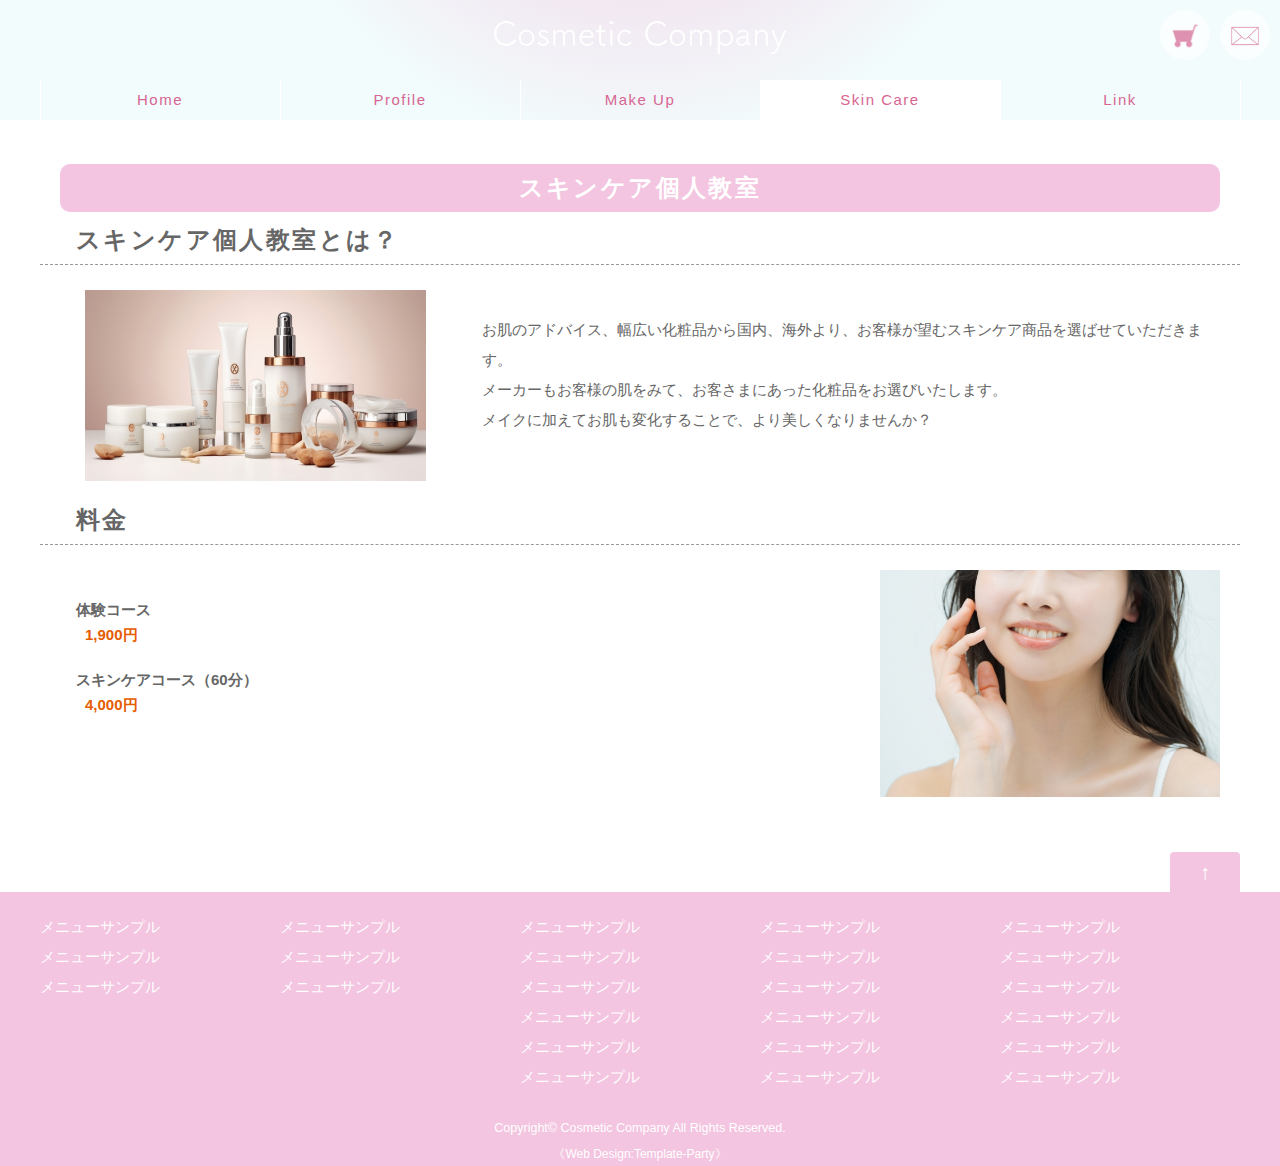
<file: link.html>
<!DOCTYPE html>
<html lang="ja">
<head>
<meta charset="UTF-8">
<meta http-equiv="X-UA-Compatible" content="IE=edge">
<title>コスメサイトイメージ無料ホームページテンプレート tp_cosme1</title>
<meta name="viewport" content="width=device-width, initial-scale=1">
<meta name="description" content="ここにサイト説明を入れます">
<meta name="keywords" content="キーワード１,キーワード２,キーワード３,キーワード４,キーワード５">
<link rel="stylesheet" href="css/style.css">
<script type="text/javascript" src="js/openclose.js"></script>
<!--[if lt IE 9]>
<script src="https://oss.maxcdn.com/html5shiv/3.7.2/html5shiv.min.js"></script>
<script src="https://oss.maxcdn.com/respond/1.4.2/respond.min.js"></script>
<![endif]-->
</head>

<body>

<div id="container">

<header>
<h1 id="logo"><a href="index.html"><img src="images/logo.png" alt="Cosmetic Company" class="pc"><img src="images/logo_small.png" alt="Cosmetic Company" class="sh"></a></h1>
<ul id="header-nav">
<li><a href="#"><img src="images/icon_cart.png" alt="カート"></a></li>
<li><a href="contact.html"><img src="images/icon_mail.png" alt="メール"></a></li>
</ul>
<!--大きな端末用（801px以上端末）メニュー-->
<nav id="menubar">
<ul>
<li><a href="index.html">Home</a></li>
<li><a href="company.html">Profile</a></li>
<li><a href="list.html">Make Up</a></li>
<li class="current"><a href="link.html">Skin Care</a></li>
<li><a href="faq.html">Link</a></li>
</ul>
</nav>
</header>

<!--小さな端末用（800px以下端末）メニュー-->
<nav id="menubar-s">
<ul>
<li><a href="index.html">Home</a></li>
<li><a href="company.html">Profile</a></li>
<li><a href="list.html">Make Up</a></li>
<li><a href="link.html">Link</a></li>
<li><a href="faq.html">Contact</a></li>
</ul>
</nav>

<div class="contents">
<!--
<div class="main">
-->
<!--
<section>

<h2>Company</h2>

<table class="ta1">
<tr>
<th colspan="2" class="tamidashi">小見出しが必要ならここを使います</th>
</tr>
<tr>
<th>見出し</th>
<td>ここに説明など入れて下さい。サンプルテキスト。</td>
</tr>
<tr>
<th>見出し</th>
<td>ここに説明など入れて下さい。サンプルテキスト。</td>
</tr>
<tr>
<th>見出し</th>
<td>ここに説明など入れて下さい。サンプルテキスト。</td>
</tr>
<tr>
<th>見出し</th>
<td>ここに説明など入れて下さい。サンプルテキスト。</td>
</tr>
<tr>
<th>見出し</th>
<td>ここに説明など入れて下さい。サンプルテキスト。</td>
</tr>
</table>

</section>
-->

<!--
<section id="about">

<h2>当テンプレートについて</h2>

<h3>当テンプレートはhtml5+CSS3(レスポンシブWEBデザイン)です</h3>
<p>当テンプレートは、パソコン、スマホ、タブレットでhtml共通のレスポンシブWEBデザインになっております。<br>
古いブラウザ（※特にIE8以下）で閲覧した場合にCSSの一部が適用されない（角を丸くする加工やグラデーションなどの加工等）のでご注意下さい。</p>

<h3>各デバイスごとのレイアウトチェックは</h3>
<p>最終的なチェックは実際のタブレットやスマホで行うのがおすすめですが、臨時チェックは最新のブラウザ(IEならIE10以降)で行う事もできます。ブラウザの幅を狭くしていくと、各端末サイズに合わせたレイアウトになります。</p>
<p>注意：cssはリアルタイムで反映されますが、javascript(js)は<span class="color1">ブラウザを再読み込み</span>させないと反映されないので、レイアウトが切り替わったらブラウザを再読み込みさせる事をおすすめします。javascriptは小さい端末用の開閉ブロックなどに使われています。</p>

<h3>各デバイス用のスタイル変更は</h3>
<p>cssフォルダのstyle.cssファイルで行って下さい。詳しい説明も入っています。<br>
前半はパソコン環境を含めた全端末の共通設定になります。中盤以降、各端末向けのスタイルが追加設定されています。<br>
media=&quot; (～)&quot;の「～」部分でcssを切り替えるディスプレイのサイズを設定しています。ここは必要に応じて変更も可能ですが、変更した場合、htmlの下部のjavascriptのウィンドウサイズの条件指定も合わせて変更しなくてはならないものもあります。</p>

<h3>小さい端末（※幅800px以下）の環境でのみ</h3>
<p>メインメニューが折りたたみ式（３本バーアイコン化）になります。<br>
バーのスタイル設定はstyle.cssの、<br>
<strong>「/*３本バーアイコン設定」</strong><br>
で行う事ができます。</p>

<h3>ロゴなどの画像ベースは</h3>
<p>「base」フォルダに入っていますので必要な場合はご利用下さい。<br>
画像の元素材を当社運営の<a href="http://photo-chips.com/">PHOTO-CHIPS</a>や<a href="http://decoruto.com/">DECORUTO</a>で配布している場合もございます。</p>

</section>
-->

<section>

<h2>スキンケア個人教室</h2>

<!--<h3 class="color1">メイクアップ個人教室とは？</h3>-->
<h3>スキンケア個人教室とは？</h3>
<p><img src="images/skin1.jpg" class="fl" alt=""></p>
<p>お肌のアドバイス、幅広い化粧品から国内、海外より、お客様が望むスキンケア商品を選ばせていただきます。<br>
メーカーもお客様の肌をみて、お客さまにあった化粧品をお選びいたします。<br>
メイクに加えてお肌も変化することで、より美しくなりませんか？</p>


<h3>料金</h3>
<p><img src="images/skin2.jpg" class="fr" alt=""></p>
<h4> 体験コース</h4>
<p><strong class="color1">1,900円</strong></p>

<h4> スキンケアコース（60分）</h4>
<p><strong class="color1">4,000円</strong></p>



<!--
<h3>titleタグ、copyright、metaタグ、他の設定</h3>
<p><strong class="color1">■titleタグの設定はとても重要です。念入りにワードを選んで適切に入力しましょう。</strong><br>
まず、htmlソースが見れる状態にして、<br>
<span class="look">&lt;title&gt;コスメサイトイメージ無料ホームページテンプレート tp_cosme1&lt;/title&gt;</span><br>
を編集しましょう。<br>
あなたのホームページ名が「Cosmetic Company」だとすれば、<br>
<span class="look">&lt;title&gt;Cosmetic Company&lt;/title&gt;</span><br>
とすればＯＫです。SEO対策もするなら冒頭に重要なワードを入れておきましょう。</p>
<p><strong class="color1">■copyrightを変更しましょう。</strong><br>
続いてhtmlの下の方にある、<br>
<span class="look">Copyright&copy; Cosmetic Company All Rights Reserved.</span><br>
の部分もあなたのサイト名に変更します。</p>
<p><strong class="color1">■metaタグを変更しましょう。</strong><br>
htmlソースが見える状態にしてmetaタグを変更しましょう。</p>
<p>ソースの上の方に、<br>
<span class="look">content=&quot;ここにサイト説明を入れます&quot;</span><br>
という部分がありますので、テキストをサイトの説明文に入れ替えます。検索結果の文面に使われる場合もありますので、見た人が来訪したくなるような説明文を簡潔に書きましょう。</p>
<p>続いて、その下の行の<br>
<span class="look">content=&quot;キーワード１,キーワード２,～～～&quot;</span><br>
も設定します。ここはサイトに関係のあるキーワードを入れる箇所です。10個前後ぐらいあれば充分です。キーワード間はカンマ「,」で区切ります。</p>
<p><strong class="color1">■h1ロゴのaltタグも変更しましょう。</strong><br>
html側に<br>
<span class="look">alt=&quot;Cosmetic Company&quot;</span><br>
となっている箇所があるので、この部分もあなたのサイト名に変更しましょう。<br>
<span class="color1">※index.html以外には２つずつ(大きな端末用と小さな端末用と続けてimgタグが入っています)入っているので忘れず変更して下さい。</span></p>

<h3>上部のロゴ画像について</h3>
<p>文字なしの土台画像がbaseフォルダに入っていますのでそれにサイト名をのせてimagesフォルダに上書きして下さい。<br>
 画像の大きさは自由に変更してもらっても構いませんがある程度大きくしておいた方が高解像度の端末で鮮明に見えます。</p>
<p>上で解説していますが、<span class="color1">トップページ以外のhtmlにはロゴ画像を２つずつ</span>読み込んでいます。大きな端末用ロゴ(logo.png)と小さな端末用ロゴ(logo_small.png)で端末サイズによってcssで切り替えています。</p>
<p><strong class="color1">■ロゴサイズ変更は</strong><br>
cssフォルダのstyle.cssの「#logo img」のwidthの数字で変更できます。小さな端末用での再設定がある場合があるので確認して下さい。</p>

<h3>トップページのメインメニューについて</h3>
<p>ヘッダーブロックに対して１個ずつ絶対配置指定しています。cssフォルダのstyle.cssの、</p>
<p class="color1">/*トップページの１つ目メニューの設定*/<br>
・<br>・<br>
/*トップページの２つ目メニューの設定*/<br>
・<br>・</p>
<p>に解説とともに設定箇所があるので変更したい場合は見て下さい。</p>

<h3>トップページ以外の上部のメインメニュー数の変更について</h3>
<p>現在、５個で設定されていますが、４個にしたい場合はcssフォルダのstyle.cssの、<br>
#menubar ul li {<br>
のwidthの数字を25%(100を4で割った数字＝25%)にして下さい。<br>
逆に増やしたい場合も同じように割って下さい。端数が出た場合、切り捨ててもらえばOK。<br>
簡単な解説はcssファイル本体にも書いています。</p>

<h3>ヘッダー右上の２つのアイコンについて</h3>
<p>画像を直接置いています。画像サイズは自由で構いませんが「正方形」で準備して下さい。<br>
ここのスタイルは、cssフォルダのstyle.cssの、</p>
<p><span class="color1">/*ヘッダー内のカートとメールのアイコン<br>
・・・</span></p>
<p>のブロックで変更できます。数を増やした場合、小さな端末閲覧時にロゴと重なる可能性があるのでcssで調整して下さい。</p>

<h3>スマホなどの小さな端末からボタンクリックでPC画面を表示させたい方へ</h3>
<p>レスポンシブデザインだと、スマホやタブレットなどの小さな端末から見た場合はそれ専用のレイアウトに変わりますが、あえてPC画面も見せたいユーザーの為に<a href="https://template-party.com/tips/tips20160916viewport.html">tipsを公開</a>しました。</p>

<h3>プレビューでチェックすると警告メッセージが出る場合(一部ブラウザ対象)</h3>
<p>主にjavascript（jsファイル）ファイルによって出る警告ですが、WEB上では出ません。また、この警告が出ている間は効果を見る事ができないので、警告メッセージ内でクリックして解除してあげて下さい。これにより効果がちゃんと見れるようになります。</p>

</section>
-->
<!--
</div>
-->
<!--/main-->

<!---
<div class="sub">

<nav class="box">
<h2>Contents</h2>
<ul class="submenu">
<li><a href="#">メニューサンプル</a></li>
<li><a href="#">メニューサンプル</a></li>
<li><a href="#">メニューサンプル</a></li>
<li><a href="#">メニューサンプル</a></li>
<li><a href="#">メニューサンプル</a></li>
</ul>
</nav>

<div class="box">
<h2>営業日カレンダー</h2>
<p class="c mini1"><img src="images/sample_cal.png"><br>
<a href="https://template-party.com/free_program/program1.html" target="_blank">カレンダープログラム無料配布中です。</a></p>
</div>

<nav>
<h2>Contents</h2>
<ul class="submenu">
<li><a href="#">メニューサンプル</a></li>
<li><a href="#">メニューサンプル</a></li>
<li><a href="#">メニューサンプル</a></li>
<li><a href="#">メニューサンプル</a></li>
<li><a href="#">メニューサンプル</a></li>
</ul>
</nav>

</div>
-->
<!--/sub-->

</div>
<!--/contents-->

<!--
<div class="contents">

<section>

<h2>１カラムで使いたい場合は</h2>
<p><span class="color1">&lt;div class=&quot;contents&quot;&gt;</span></p>
<p>ここにコンテンツを入れる</p>
<p><span class="color1">&lt;/div&gt;</span></p>

<div class="list">
<figure><img src="images/sample_photo1.jpg" alt=""></figure>
<h4>Sample Title</h4>
<p>ここに簡単な説明を入れます。</p>
<p><a href="item.html" class="btn">More</a></p>
<span class="option1">CHECK</span>
</div>

<div class="list sold">
<figure><img src="images/sample_photo2.jpg" alt=""></figure>
<h4>Sample Title</h4>
<p>ここに簡単な説明を入れます。</p>
<p><a href="item.html" class="btn">More</a></p>
<span class="option2">SOLD</span>
</div>

<div class="list">
<figure><img src="images/sample_photo3.jpg" alt=""></figure>
<h4>Sample Title</h4>
<p>あまりたくさん文字を詰め込みすぎると途中で切れるので注意して下さい。あまりたくさん文字を詰め込みすぎると途中で切れるので注意して下さい。あまりたくさん文字を詰め込みすぎると途中で切れるので注意して下さい。</p>
<p><a href="item.html" class="btn">More</a></p>
</div>

<div class="list">
<figure><img src="images/sample_photo4.jpg" alt=""></figure>
<h4>Sample Title</h4>
<p>ボックスサイズの変更はcssフォルダのstyle.cssで行うことができます。</p>
<p><a href="item.html" class="btn">More</a></p>
</div>

</section>

</div>
-->
<!--/contents-->

<!--
<div class="contents">

<div class="main">

<section>

<h2>２カラムで使いたい場合はmainとsubブロックを追加して下さい</h2>

<p><span class="color1">&lt;div class=&quot;contents&quot;&gt;</span></p>

<p>&nbsp;&nbsp;&nbsp;&nbsp;<span class="color2">&lt;div class=&quot;main&quot;&gt;</span><br>
&nbsp;&nbsp;&nbsp;&nbsp;ここにメインコンテンツを入れる<br>
&nbsp;&nbsp;&nbsp;&nbsp;<span class="color2">&lt;/div&gt;</span></p>

<p>&nbsp;&nbsp;&nbsp;&nbsp;<span class="color2">&lt;div class=&quot;sub&quot;&gt;</span><br>
&nbsp;&nbsp;&nbsp;&nbsp;ここにサブコンテンツを入れる<br>
&nbsp;&nbsp;&nbsp;&nbsp;<span class="color2">&lt;/div&gt;</span></p>

<p><span class="color1">&lt;/div&gt;</span></p>

<div class="list">
<figure><img src="images/sample_photo1.jpg" alt=""></figure>
<h4>Sample Title</h4>
<p>ここに簡単な説明を入れます。</p>
<p><a href="item.html" class="btn">More</a></p>
<span class="option1">CHECK</span>
</div>

<div class="list sold">
<figure><img src="images/sample_photo2.jpg" alt=""></figure>
<h4>Sample Title</h4>
<p>ここに簡単な説明を入れます。</p>
<p><a href="item.html" class="btn">More</a></p>
<span class="option2">SOLD</span>
</div>

<div class="list">
<figure><img src="images/sample_photo3.jpg" alt=""></figure>
<h4>Sample Title</h4>
<p>あまりたくさん文字を詰め込みすぎると途中で切れるので注意して下さい。あまりたくさん文字を詰め込みすぎると途中で切れるので注意して下さい。あまりたくさん文字を詰め込みすぎると途中で切れるので注意して下さい。</p>
<p><a href="item.html" class="btn">More</a></p>
</div>

<div class="list">
<figure><img src="images/sample_photo4.jpg" alt=""></figure>
<h4>Sample Title</h4>
<p>ボックスサイズの変更はcssフォルダのstyle.cssで行うことができます。</p>
<p><a href="item.html" class="btn">More</a></p>
</div>

<h2>左右のブロックを入れ替えたい場合</h2>
<p>cssフォルダのstyle.cssの.mainの「float: right;」を「float: left;」に。.subの「float: left;」を「float: right;」にして下さい。</p>

</section>

</div>
-->
<!--/main-->
<!--
<div class="sub">

<nav class="box">
<h2>Contents</h2>
<ul class="submenu">
<li><a href="#">メニューサンプル</a></li>
<li><a href="#">メニューサンプル</a></li>
<li><a href="#">メニューサンプル</a></li>
<li><a href="#">メニューサンプル</a></li>
<li><a href="#">メニューサンプル</a></li>
</ul>
</nav>

<nav>
<h2>Contents</h2>
<ul class="submenu">
<li><a href="#">メニューサンプル</a></li>
<li><a href="#">メニューサンプル</a></li>
<li><a href="#">メニューサンプル</a></li>
<li><a href="#">メニューサンプル</a></li>
<li><a href="#">メニューサンプル</a></li>
</ul>
</nav>

</div>
-->
<!--/sub-->
<!--
</div>
-->
<!--/contents-->
<!--
<div class="contents">

<section>

<h2>再び１カラムに戻す事もできます。</h2>

<h2 class="type1">トップページで使っていた見出し</h2>
<p>も、もちろん使えます。<br>
１カラムでも２カラムでも使えます。h2でもh3でも class=&quot;type1&quot;と追加するだけでこのスタイルになります。<br>
例：&lt;h2 class=&quot;type1&quot;&gt;　や、　&lt;h3 class=&quot;type1&quot;&gt;</p>

</section>

</div>
-->
<!--/contents-->

<p id="pagetop"><a href="#">↑</a></p>

<footer>

<div id="footermenu">
<ul>
<li><a href="#">メニューサンプル</a></li>
<li><a href="#">メニューサンプル</a></li>
<li><a href="#">メニューサンプル</a></li>
</ul>
<ul>
<li><a href="#">メニューサンプル</a></li>
<li><a href="#">メニューサンプル</a></li>
<li><a href="#">メニューサンプル</a></li>
</ul>
<ul>
<li><a href="#">メニューサンプル</a></li>
<li><a href="#">メニューサンプル</a></li>
<li><a href="#">メニューサンプル</a></li>
<li><a href="#">メニューサンプル</a></li>
<li><a href="#">メニューサンプル</a></li>
<li><a href="#">メニューサンプル</a></li>
</ul>
<ul>
<li><a href="#">メニューサンプル</a></li>
<li><a href="#">メニューサンプル</a></li>
<li><a href="#">メニューサンプル</a></li>
<li><a href="#">メニューサンプル</a></li>
<li><a href="#">メニューサンプル</a></li>
<li><a href="#">メニューサンプル</a></li>
</ul>
<ul>
<li><a href="#">メニューサンプル</a></li>
<li><a href="#">メニューサンプル</a></li>
<li><a href="#">メニューサンプル</a></li>
<li><a href="#">メニューサンプル</a></li>
<li><a href="#">メニューサンプル</a></li>
<li><a href="#">メニューサンプル</a></li>
</ul>
</div>
<!--/footermenu-->

<small>Copyright&copy; <a href="index.html">Cosmetic Company</a> All Rights Reserved.</small>
<span class="pr">《<a href="https://template-party.com/" target="_blank">Web Design:Template-Party</a>》</span>

</footer>

</div>
<!--/container-->

<!--メニューの３本バー-->
<div id="menubar_hdr" class="close"><span></span><span></span><span></span></div>
<!--メニューの開閉処理条件設定　800px以下-->
<script type="text/javascript">
if (OCwindowWidth() <= 800) {
	open_close("menubar_hdr", "menubar-s");
}
</script>
</body>
</html>
</file>
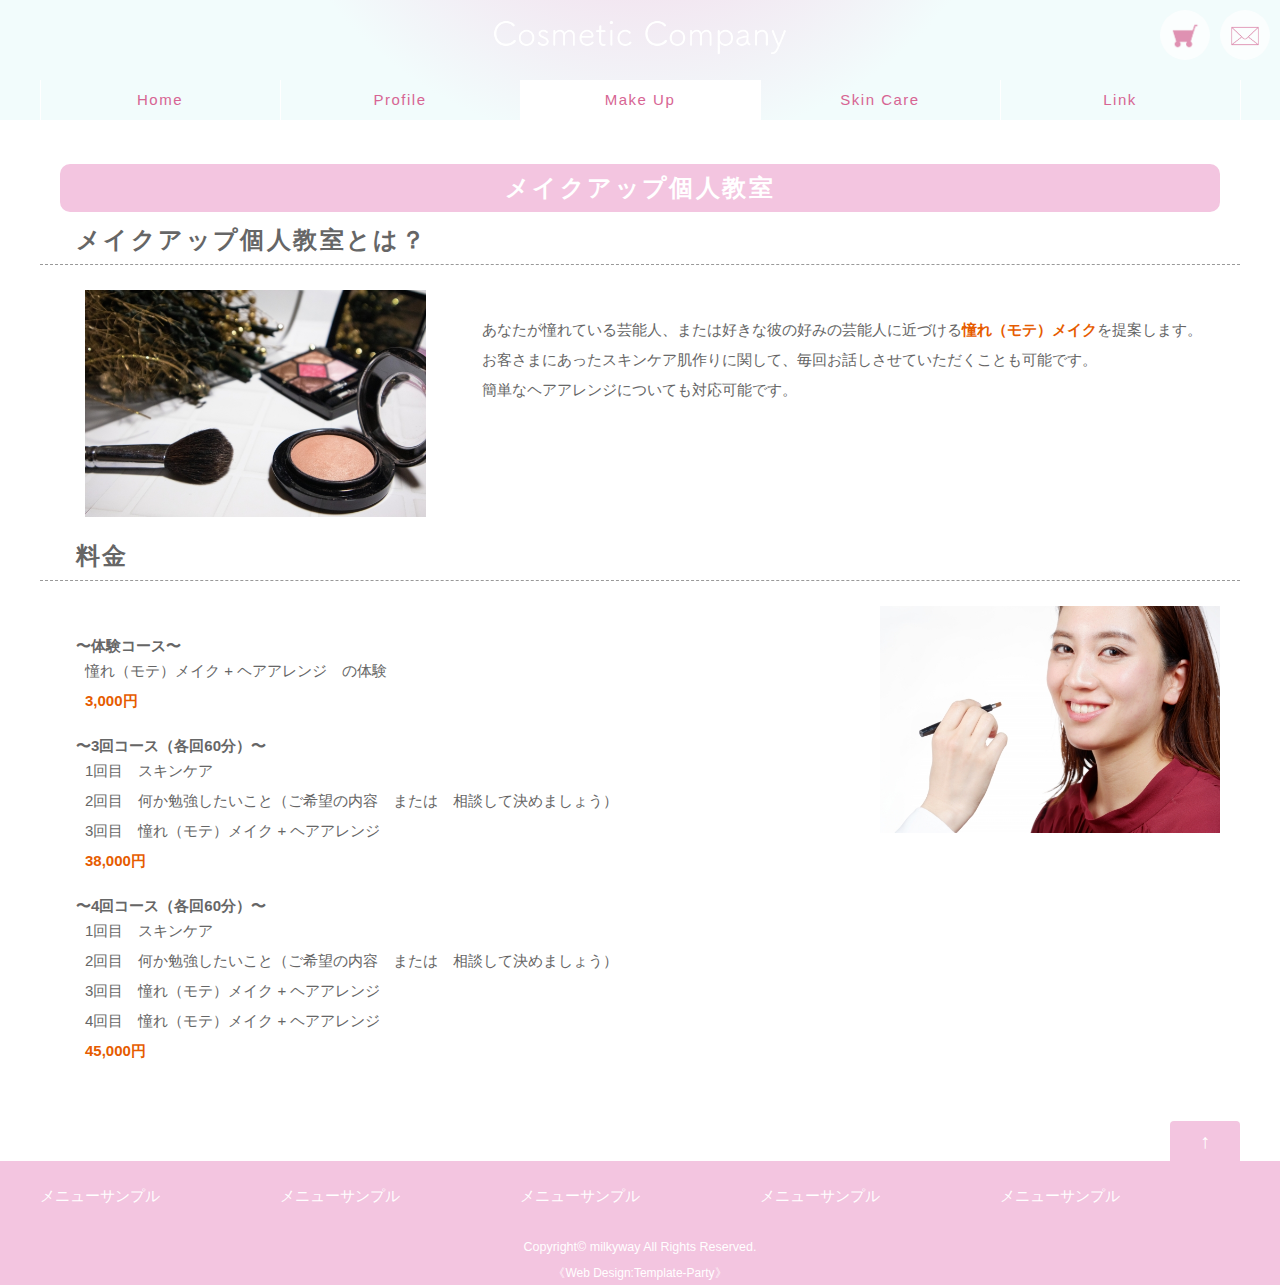
<file: list.html>
<!DOCTYPE html>
<html lang="ja">
<head>
<meta charset="UTF-8">
<meta http-equiv="X-UA-Compatible" content="IE=edge">
<title>コスメサイトイメージ無料ホームページテンプレート tp_cosme1</title>
<meta name="viewport" content="width=device-width, initial-scale=1">
<meta name="description" content="ここにサイト説明を入れます">
<meta name="keywords" content="キーワード１,キーワード２,キーワード３,キーワード４,キーワード５">
<link rel="stylesheet" href="css/style.css">
<script type="text/javascript" src="js/openclose.js"></script>
<!--[if lt IE 9]>
<script src="https://oss.maxcdn.com/html5shiv/3.7.2/html5shiv.min.js"></script>
<script src="https://oss.maxcdn.com/respond/1.4.2/respond.min.js"></script>
<![endif]-->
</head>

<body>

<div id="container">

<header>
<h1 id="logo"><a href="index.html"><img src="images/logo.png" alt="Cosmetic Company" class="pc"><img src="images/logo_small.png" alt="Cosmetic Company" class="sh"></a></h1>
<ul id="header-nav">
<li><a href="#"><img src="images/icon_cart.png" alt="カート"></a></li>
<li><a href="contact.html"><img src="images/icon_mail.png" alt="メール"></a></li>
</ul>
<!--大きな端末用（801px以上端末）メニュー-->
<nav id="menubar">
<ul>
<li><a href="index.html">Home</a></li>
<li><a href="company.html">Profile</a></li>
<li class="current"><a href="list.html">Make Up</a></li>
<li><a href="link.html">Skin Care</a></li>
<li><a href="faq.html">Link</a></li>
</ul>
</nav>
</header>

<!--小さな端末用（800px以下端末）メニュー-->
<nav id="menubar-s">
<ul>
<li><a href="index.html">Home</a></li>
<li><a href="company.html">Profile</a></li>
<li><a href="list.html">Make Up</a></li>
<li><a href="link.html">Link</a></li>
<li><a href="faq.html">Contact</a></li>
</ul>
</nav>

<div class="contents">

<!--
<div class="main">
-->

<!--
<section>

<h2>Company</h2>

<table class="ta1">
<tr>
<th colspan="2" class="tamidashi">小見出しが必要ならここを使います</th>
</tr>
<tr>
<th>見出し</th>
<td>ここに説明など入れて下さい。サンプルテキスト。</td>
</tr>
<tr>
<th>見出し</th>
<td>ここに説明など入れて下さい。サンプルテキスト。</td>
</tr>
<tr>
<th>見出し</th>
<td>ここに説明など入れて下さい。サンプルテキスト。</td>
</tr>
<tr>
<th>見出し</th>
<td>ここに説明など入れて下さい。サンプルテキスト。</td>
</tr>
<tr>
<th>見出し</th>
<td>ここに説明など入れて下さい。サンプルテキスト。</td>
</tr>
</table>

</section>
-->

<!--
<section id="about">

<h2>当テンプレートについて</h2>

<h3>当テンプレートはhtml5+CSS3(レスポンシブWEBデザイン)です</h3>
<p>当テンプレートは、パソコン、スマホ、タブレットでhtml共通のレスポンシブWEBデザインになっております。<br>
古いブラウザ（※特にIE8以下）で閲覧した場合にCSSの一部が適用されない（角を丸くする加工やグラデーションなどの加工等）のでご注意下さい。</p>

<h3>各デバイスごとのレイアウトチェックは</h3>
<p>最終的なチェックは実際のタブレットやスマホで行うのがおすすめですが、臨時チェックは最新のブラウザ(IEならIE10以降)で行う事もできます。ブラウザの幅を狭くしていくと、各端末サイズに合わせたレイアウトになります。</p>
<p>注意：cssはリアルタイムで反映されますが、javascript(js)は<span class="color1">ブラウザを再読み込み</span>させないと反映されないので、レイアウトが切り替わったらブラウザを再読み込みさせる事をおすすめします。javascriptは小さい端末用の開閉ブロックなどに使われています。</p>

<h3>各デバイス用のスタイル変更は</h3>
<p>cssフォルダのstyle.cssファイルで行って下さい。詳しい説明も入っています。<br>
前半はパソコン環境を含めた全端末の共通設定になります。中盤以降、各端末向けのスタイルが追加設定されています。<br>
media=&quot; (～)&quot;の「～」部分でcssを切り替えるディスプレイのサイズを設定しています。ここは必要に応じて変更も可能ですが、変更した場合、htmlの下部のjavascriptのウィンドウサイズの条件指定も合わせて変更しなくてはならないものもあります。</p>

<h3>小さい端末（※幅800px以下）の環境でのみ</h3>
<p>メインメニューが折りたたみ式（３本バーアイコン化）になります。<br>
バーのスタイル設定はstyle.cssの、<br>
<strong>「/*３本バーアイコン設定」</strong><br>
で行う事ができます。</p>

<h3>ロゴなどの画像ベースは</h3>
<p>「base」フォルダに入っていますので必要な場合はご利用下さい。<br>
画像の元素材を当社運営の<a href="http://photo-chips.com/">PHOTO-CHIPS</a>や<a href="http://decoruto.com/">DECORUTO</a>で配布している場合もございます。</p>

</section>
-->

<!--
<section>
-->

<h2>メイクアップ個人教室</h2>

<!--<h3 class="color1">メイクアップ個人教室とは？</h3>-->
<h3>メイクアップ個人教室とは？</h3>
<p><img src="images/make1.jpg" class="fl" alt=""></p>
<p>あなたが憧れている芸能人、または好きな彼の好みの芸能人に近づける<strong class="color1">憧れ（モテ）メイク</strong>を提案します。<br>
お客さまにあったスキンケア肌作りに関して、毎回お話しさせていただくことも可能です。<br>
簡単なヘアアレンジについても対応可能です。</p>


<h3>料金</h3>
<p><img src="images/make2.jpg" class="fr" alt=""></p>
<h4> 〜体験コース〜</h4>
<p>憧れ（モテ）メイク + ヘアアレンジ　の体験<br>
	<strong class="color1">3,000円</strong></p>

<h4> 〜3回コース（各回60分）〜</h4>
<p>1回目　スキンケア<br>
2回目　何か勉強したいこと（ご希望の内容　または　相談して決めましょう）<br>
3回目　憧れ（モテ）メイク + ヘアアレンジ<br>
<strong class="color1">38,000円</strong></p>

<h4> 〜4回コース（各回60分）〜</h4>
<p>1回目　スキンケア<br>
2回目　何か勉強したいこと（ご希望の内容　または　相談して決めましょう）<br>
3回目　憧れ（モテ）メイク + ヘアアレンジ<br>
4回目　憧れ（モテ）メイク + ヘアアレンジ<br>
<strong class="color1">45,000円</strong></p>


<!--
<h3>titleタグ、copyright、metaタグ、他の設定</h3>
<p><strong class="color1">■titleタグの設定はとても重要です。念入りにワードを選んで適切に入力しましょう。</strong><br>
まず、htmlソースが見れる状態にして、<br>
<span class="look">&lt;title&gt;コスメサイトイメージ無料ホームページテンプレート tp_cosme1&lt;/title&gt;</span><br>
を編集しましょう。<br>
あなたのホームページ名が「Cosmetic Company」だとすれば、<br>
<span class="look">&lt;title&gt;Cosmetic Company&lt;/title&gt;</span><br>
とすればＯＫです。SEO対策もするなら冒頭に重要なワードを入れておきましょう。</p>
<p><strong class="color1">■copyrightを変更しましょう。</strong><br>
続いてhtmlの下の方にある、<br>
<span class="look">Copyright&copy; Cosmetic Company All Rights Reserved.</span><br>
の部分もあなたのサイト名に変更します。</p>
<p><strong class="color1">■metaタグを変更しましょう。</strong><br>
htmlソースが見える状態にしてmetaタグを変更しましょう。</p>
<p>ソースの上の方に、<br>
<span class="look">content=&quot;ここにサイト説明を入れます&quot;</span><br>
という部分がありますので、テキストをサイトの説明文に入れ替えます。検索結果の文面に使われる場合もありますので、見た人が来訪したくなるような説明文を簡潔に書きましょう。</p>
<p>続いて、その下の行の<br>
<span class="look">content=&quot;キーワード１,キーワード２,～～～&quot;</span><br>
も設定します。ここはサイトに関係のあるキーワードを入れる箇所です。10個前後ぐらいあれば充分です。キーワード間はカンマ「,」で区切ります。</p>
<p><strong class="color1">■h1ロゴのaltタグも変更しましょう。</strong><br>
html側に<br>
<span class="look">alt=&quot;Cosmetic Company&quot;</span><br>
となっている箇所があるので、この部分もあなたのサイト名に変更しましょう。<br>
<span class="color1">※index.html以外には２つずつ(大きな端末用と小さな端末用と続けてimgタグが入っています)入っているので忘れず変更して下さい。</span></p>

<h3>上部のロゴ画像について</h3>
<p>文字なしの土台画像がbaseフォルダに入っていますのでそれにサイト名をのせてimagesフォルダに上書きして下さい。<br>
 画像の大きさは自由に変更してもらっても構いませんがある程度大きくしておいた方が高解像度の端末で鮮明に見えます。</p>
<p>上で解説していますが、<span class="color1">トップページ以外のhtmlにはロゴ画像を２つずつ</span>読み込んでいます。大きな端末用ロゴ(logo.png)と小さな端末用ロゴ(logo_small.png)で端末サイズによってcssで切り替えています。</p>
<p><strong class="color1">■ロゴサイズ変更は</strong><br>
cssフォルダのstyle.cssの「#logo img」のwidthの数字で変更できます。小さな端末用での再設定がある場合があるので確認して下さい。</p>

<h3>トップページのメインメニューについて</h3>
<p>ヘッダーブロックに対して１個ずつ絶対配置指定しています。cssフォルダのstyle.cssの、</p>
<p class="color1">/*トップページの１つ目メニューの設定*/<br>
・<br>・<br>
/*トップページの２つ目メニューの設定*/<br>
・<br>・</p>
<p>に解説とともに設定箇所があるので変更したい場合は見て下さい。</p>

<h3>トップページ以外の上部のメインメニュー数の変更について</h3>
<p>現在、５個で設定されていますが、４個にしたい場合はcssフォルダのstyle.cssの、<br>
#menubar ul li {<br>
のwidthの数字を25%(100を4で割った数字＝25%)にして下さい。<br>
逆に増やしたい場合も同じように割って下さい。端数が出た場合、切り捨ててもらえばOK。<br>
簡単な解説はcssファイル本体にも書いています。</p>

<h3>ヘッダー右上の２つのアイコンについて</h3>
<p>画像を直接置いています。画像サイズは自由で構いませんが「正方形」で準備して下さい。<br>
ここのスタイルは、cssフォルダのstyle.cssの、</p>
<p><span class="color1">/*ヘッダー内のカートとメールのアイコン<br>
・・・</span></p>
<p>のブロックで変更できます。数を増やした場合、小さな端末閲覧時にロゴと重なる可能性があるのでcssで調整して下さい。</p>

<h3>スマホなどの小さな端末からボタンクリックでPC画面を表示させたい方へ</h3>
<p>レスポンシブデザインだと、スマホやタブレットなどの小さな端末から見た場合はそれ専用のレイアウトに変わりますが、あえてPC画面も見せたいユーザーの為に<a href="https://template-party.com/tips/tips20160916viewport.html">tipsを公開</a>しました。</p>

<h3>プレビューでチェックすると警告メッセージが出る場合(一部ブラウザ対象)</h3>
<p>主にjavascript（jsファイル）ファイルによって出る警告ですが、WEB上では出ません。また、この警告が出ている間は効果を見る事ができないので、警告メッセージ内でクリックして解除してあげて下さい。これにより効果がちゃんと見れるようになります。</p>
-->

<!--
</section>
-->

<!--
</div>
-->

<!--/main-->

<!--
<div class="sub">

<nav class="box">
<h2>Contents</h2>
<ul class="submenu">
<li><a href="#">メニューサンプル</a></li>
<li><a href="#">メニューサンプル</a></li>
<li><a href="#">メニューサンプル</a></li>
<li><a href="#">メニューサンプル</a></li>
<li><a href="#">メニューサンプル</a></li>
</ul>
</nav>

<div class="box">
<h2>営業日カレンダー</h2>
<p class="c mini1"><img src="images/sample_cal.png"><br>
<a href="https://template-party.com/free_program/program1.html" target="_blank">カレンダープログラム無料配布中です。</a></p>
</div>

<nav>
<h2>Contents</h2>
<ul class="submenu">
<li><a href="#">メニューサンプル</a></li>
<li><a href="#">メニューサンプル</a></li>
<li><a href="#">メニューサンプル</a></li>
<li><a href="#">メニューサンプル</a></li>
<li><a href="#">メニューサンプル</a></li>
</ul>
</nav>

</div>
-->
<!--/sub-->

</div>
<!--/contents-->


<!--
<div class="contents">

<section>

<h2>１カラムで使いたい場合は</h2>
<p><span class="color1">&lt;div class=&quot;contents&quot;&gt;</span></p>
<p>ここにコンテンツを入れる</p>
<p><span class="color1">&lt;/div&gt;</span></p>

<div class="list">
<figure><img src="images/sample_photo1.jpg" alt=""></figure>
<h4>Sample Title</h4>
<p>ここに簡単な説明を入れます。</p>
<p><a href="item.html" class="btn">More</a></p>
<span class="option1">CHECK</span>
</div>

<div class="list sold">
<figure><img src="images/sample_photo2.jpg" alt=""></figure>
<h4>Sample Title</h4>
<p>ここに簡単な説明を入れます。</p>
<p><a href="item.html" class="btn">More</a></p>
<span class="option2">SOLD</span>
</div>

<div class="list">
<figure><img src="images/sample_photo3.jpg" alt=""></figure>
<h4>Sample Title</h4>
<p>あまりたくさん文字を詰め込みすぎると途中で切れるので注意して下さい。あまりたくさん文字を詰め込みすぎると途中で切れるので注意して下さい。あまりたくさん文字を詰め込みすぎると途中で切れるので注意して下さい。</p>
<p><a href="item.html" class="btn">More</a></p>
</div>

<div class="list">
<figure><img src="images/sample_photo4.jpg" alt=""></figure>
<h4>Sample Title</h4>
<p>ボックスサイズの変更はcssフォルダのstyle.cssで行うことができます。</p>
<p><a href="item.html" class="btn">More</a></p>
</div>

</section>

</div>
-->
<!--/contents-->

<!--
<div class="contents">
-->
<!--
<div class="main">

<section>

<h2>２カラムで使いたい場合はmainとsubブロックを追加して下さい</h2>

<p><span class="color1">&lt;div class=&quot;contents&quot;&gt;</span></p>

<p>&nbsp;&nbsp;&nbsp;&nbsp;<span class="color2">&lt;div class=&quot;main&quot;&gt;</span><br>
&nbsp;&nbsp;&nbsp;&nbsp;ここにメインコンテンツを入れる<br>
&nbsp;&nbsp;&nbsp;&nbsp;<span class="color2">&lt;/div&gt;</span></p>

<p>&nbsp;&nbsp;&nbsp;&nbsp;<span class="color2">&lt;div class=&quot;sub&quot;&gt;</span><br>
&nbsp;&nbsp;&nbsp;&nbsp;ここにサブコンテンツを入れる<br>
&nbsp;&nbsp;&nbsp;&nbsp;<span class="color2">&lt;/div&gt;</span></p>

<p><span class="color1">&lt;/div&gt;</span></p>

<div class="list">
<figure><img src="images/sample_photo1.jpg" alt=""></figure>
<h4>Sample Title</h4>
<p>ここに簡単な説明を入れます。</p>
<p><a href="item.html" class="btn">More</a></p>
<span class="option1">CHECK</span>
</div>

<div class="list sold">
<figure><img src="images/sample_photo2.jpg" alt=""></figure>
<h4>Sample Title</h4>
<p>ここに簡単な説明を入れます。</p>
<p><a href="item.html" class="btn">More</a></p>
<span class="option2">SOLD</span>
</div>

<div class="list">
<figure><img src="images/sample_photo3.jpg" alt=""></figure>
<h4>Sample Title</h4>
<p>あまりたくさん文字を詰め込みすぎると途中で切れるので注意して下さい。あまりたくさん文字を詰め込みすぎると途中で切れるので注意して下さい。あまりたくさん文字を詰め込みすぎると途中で切れるので注意して下さい。</p>
<p><a href="item.html" class="btn">More</a></p>
</div>

<div class="list">
<figure><img src="images/sample_photo4.jpg" alt=""></figure>
<h4>Sample Title</h4>
<p>ボックスサイズの変更はcssフォルダのstyle.cssで行うことができます。</p>
<p><a href="item.html" class="btn">More</a></p>
</div>

<h2>左右のブロックを入れ替えたい場合</h2>
<p>cssフォルダのstyle.cssの.mainの「float: right;」を「float: left;」に。.subの「float: left;」を「float: right;」にして下さい。</p>

</section>

</div>
-->
<!--/main-->
<!--
<div class="sub">

<nav class="box">
<h2>Contents</h2>
<ul class="submenu">
<li><a href="#">メニューサンプル</a></li>
<li><a href="#">メニューサンプル</a></li>
<li><a href="#">メニューサンプル</a></li>
<li><a href="#">メニューサンプル</a></li>
<li><a href="#">メニューサンプル</a></li>
</ul>
</nav>

<nav>
<h2>Contents</h2>
<ul class="submenu">
<li><a href="#">メニューサンプル</a></li>
<li><a href="#">メニューサンプル</a></li>
<li><a href="#">メニューサンプル</a></li>
<li><a href="#">メニューサンプル</a></li>
<li><a href="#">メニューサンプル</a></li>
</ul>
</nav>

</div>
-->
<!--/sub-->
<!--
</div>
-->
<!--/contents-->

<!--
<div class="contents">

<section>

<h2>再び１カラムに戻す事もできます。</h2>

<h2 class="type1">トップページで使っていた見出し</h2>
<p>も、もちろん使えます。<br>
１カラムでも２カラムでも使えます。h2でもh3でも class=&quot;type1&quot;と追加するだけでこのスタイルになります。<br>
例：&lt;h2 class=&quot;type1&quot;&gt;　や、　&lt;h3 class=&quot;type1&quot;&gt;</p>

</section>

</div>
-->
<!--/contents-->

<p id="pagetop"><a href="#">↑</a></p>

<footer>

<div id="footermenu">
<ul>
<li><a href="#">メニューサンプル</a></li>
<!--
<li><a href="#">メニューサンプル</a></li>
<li><a href="#">メニューサンプル</a></li>
-->
</ul>
<ul>
<li><a href="#">メニューサンプル</a></li>
<!--
<li><a href="#">メニューサンプル</a></li>
<li><a href="#">メニューサンプル</a></li>
-->
</ul>
<ul>
<li><a href="#">メニューサンプル</a></li>
<!--
<li><a href="#">メニューサンプル</a></li>
<li><a href="#">メニューサンプル</a></li>
<li><a href="#">メニューサンプル</a></li>
<li><a href="#">メニューサンプル</a></li>
<li><a href="#">メニューサンプル</a></li>
-->
</ul>
<ul>
<li><a href="#">メニューサンプル</a></li>
<!--
<li><a href="#">メニューサンプル</a></li>
<li><a href="#">メニューサンプル</a></li>
<li><a href="#">メニューサンプル</a></li>
<li><a href="#">メニューサンプル</a></li>
<li><a href="#">メニューサンプル</a></li>
-->
</ul>
<ul>
<li><a href="#">メニューサンプル</a></li>
<!--
<li><a href="#">メニューサンプル</a></li>
<li><a href="#">メニューサンプル</a></li>
<li><a href="#">メニューサンプル</a></li>
<li><a href="#">メニューサンプル</a></li>
<li><a href="#">メニューサンプル</a></li>
-->
</ul>
</div>
<!--/footermenu-->

<small>Copyright&copy; <a href="index.html">milkyway</a> All Rights Reserved.</small>
<span class="pr">《<a href="https://template-party.com/" target="_blank">Web Design:Template-Party</a>》</span>

</footer>

</div>
<!--/container-->

<!--メニューの３本バー-->
<div id="menubar_hdr" class="close"><span></span><span></span><span></span></div>
<!--メニューの開閉処理条件設定　800px以下-->
<script type="text/javascript">
if (OCwindowWidth() <= 800) {
	open_close("menubar_hdr", "menubar-s");
}
</script>
</body>
</html>
</file>
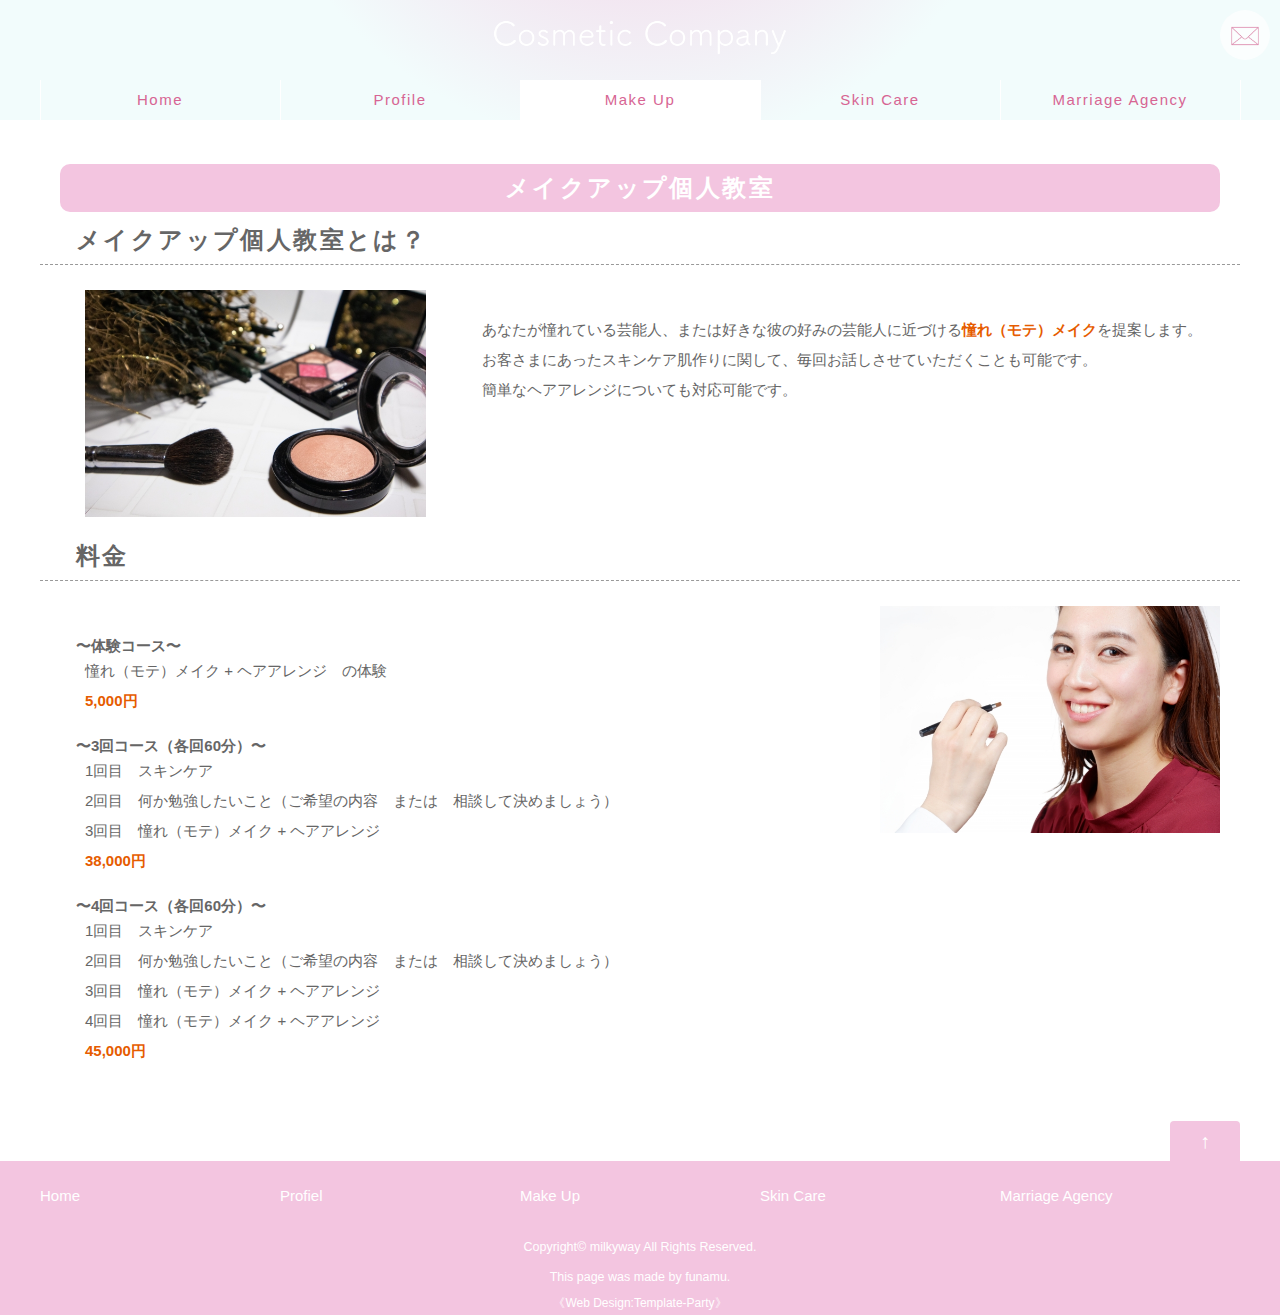
<file: makeup.html>
<!DOCTYPE html>
<html lang="ja">
<head>
<meta charset="UTF-8">
<meta http-equiv="X-UA-Compatible" content="IE=edge">
<title>メイクアップ教室　メイクアップ教室・スキンケア教室・結婚相談所　beauty salon milkyway</title>
<meta name="viewport" content="width=device-width, initial-scale=1">
<meta name="description" content="メイクアップ教室・スキンケア教室・結婚相談所を開いています。
一人一人に合うご提案をさせていただき、あなたの魅力を最大限に表現します。">
<!--<meta name="keywords" content="キーワード１,キーワード２,キーワード３,キーワード４,キーワード５">-->
<link rel="icon" href="images/mi1616.png sizes="16x16" type="image/png"> 
<link rel="stylesheet" href="css/style.css">
<script type="text/javascript" src="js/openclose.js"></script>
<!--[if lt IE 9]>
<script src="https://oss.maxcdn.com/html5shiv/3.7.2/html5shiv.min.js"></script>
<script src="https://oss.maxcdn.com/respond/1.4.2/respond.min.js"></script>
<![endif]-->
</head>

<body>

<div id="container">

<header>
<h1 id="logo"><a href="index.html"><img src="images/logo.png" alt="Cosmetic Company" class="pc"><img src="images/logo_small.png" alt="Cosmetic Company" class="sh"></a></h1>
<ul id="header-nav">
<!--<li><a href="#"><img src="images/icon_cart.png" alt="カート"></a></li>-->
<li><a href="contact.html"><img src="images/icon_mail.png" alt="メール"></a></li>
</ul>
<!--大きな端末用（801px以上端末）メニュー-->
<nav id="menubar">
<ul>
<li><a href="index.html">Home</a></li>
<li><a href="profile.html">Profile</a></li>
<li class="current"><a href="makeup.html">Make Up</a></li>
<li><a href="skincare.html">Skin Care</a></li>
<li><a href="marriageagancy.html">Marriage Agency</a></li>
</ul>
</nav>
</header>

<!--小さな端末用（800px以下端末）メニュー-->
<nav id="menubar-s">
<ul>
<li><a href="index.html">Home</a></li>
<li><a href="profile.html">Profile</a></li>
<li><a href="makeup.html">Make Up</a></li>
<li><a href="skincare.html">Skin Care</a></li>
<li><a href="marriageagancy.html">Marriage Agency</a></li>
</ul>
</nav>

<div class="contents">

<!--
<div class="main">
-->

<!--
<section>

<h2>Company</h2>

<table class="ta1">
<tr>
<th colspan="2" class="tamidashi">小見出しが必要ならここを使います</th>
</tr>
<tr>
<th>見出し</th>
<td>ここに説明など入れて下さい。サンプルテキスト。</td>
</tr>
<tr>
<th>見出し</th>
<td>ここに説明など入れて下さい。サンプルテキスト。</td>
</tr>
<tr>
<th>見出し</th>
<td>ここに説明など入れて下さい。サンプルテキスト。</td>
</tr>
<tr>
<th>見出し</th>
<td>ここに説明など入れて下さい。サンプルテキスト。</td>
</tr>
<tr>
<th>見出し</th>
<td>ここに説明など入れて下さい。サンプルテキスト。</td>
</tr>
</table>

</section>
-->

<!--
<section id="about">

<h2>当テンプレートについて</h2>

<h3>当テンプレートはhtml5+CSS3(レスポンシブWEBデザイン)です</h3>
<p>当テンプレートは、パソコン、スマホ、タブレットでhtml共通のレスポンシブWEBデザインになっております。<br>
古いブラウザ（※特にIE8以下）で閲覧した場合にCSSの一部が適用されない（角を丸くする加工やグラデーションなどの加工等）のでご注意下さい。</p>

<h3>各デバイスごとのレイアウトチェックは</h3>
<p>最終的なチェックは実際のタブレットやスマホで行うのがおすすめですが、臨時チェックは最新のブラウザ(IEならIE10以降)で行う事もできます。ブラウザの幅を狭くしていくと、各端末サイズに合わせたレイアウトになります。</p>
<p>注意：cssはリアルタイムで反映されますが、javascript(js)は<span class="color1">ブラウザを再読み込み</span>させないと反映されないので、レイアウトが切り替わったらブラウザを再読み込みさせる事をおすすめします。javascriptは小さい端末用の開閉ブロックなどに使われています。</p>

<h3>各デバイス用のスタイル変更は</h3>
<p>cssフォルダのstyle.cssファイルで行って下さい。詳しい説明も入っています。<br>
前半はパソコン環境を含めた全端末の共通設定になります。中盤以降、各端末向けのスタイルが追加設定されています。<br>
media=&quot; (～)&quot;の「～」部分でcssを切り替えるディスプレイのサイズを設定しています。ここは必要に応じて変更も可能ですが、変更した場合、htmlの下部のjavascriptのウィンドウサイズの条件指定も合わせて変更しなくてはならないものもあります。</p>

<h3>小さい端末（※幅800px以下）の環境でのみ</h3>
<p>メインメニューが折りたたみ式（３本バーアイコン化）になります。<br>
バーのスタイル設定はstyle.cssの、<br>
<strong>「/*３本バーアイコン設定」</strong><br>
で行う事ができます。</p>

<h3>ロゴなどの画像ベースは</h3>
<p>「base」フォルダに入っていますので必要な場合はご利用下さい。<br>
画像の元素材を当社運営の<a href="http://photo-chips.com/">PHOTO-CHIPS</a>や<a href="http://decoruto.com/">DECORUTO</a>で配布している場合もございます。</p>

</section>
-->

<!--
<section>
-->

<h2>メイクアップ個人教室</h2>

<!--<h3 class="color1">メイクアップ個人教室とは？</h3>-->
<h3>メイクアップ個人教室とは？</h3>
<p><img src="images/make1.jpg" class="fl" alt=""></p>
<p>あなたが憧れている芸能人、または好きな彼の好みの芸能人に近づける<strong class="color1">憧れ（モテ）メイク</strong>を提案します。<br>
お客さまにあったスキンケア肌作りに関して、毎回お話しさせていただくことも可能です。<br>
簡単なヘアアレンジについても対応可能です。</p>


<h3>料金</h3>
<p><img src="images/make2.jpg" class="fr" alt=""></p>
<h4> 〜体験コース〜</h4>
<p>憧れ（モテ）メイク + ヘアアレンジ　の体験<br>
	<strong class="color1">5,000円</strong></p>

<h4> 〜3回コース（各回60分）〜</h4>
<p>1回目　スキンケア<br>
2回目　何か勉強したいこと（ご希望の内容　または　相談して決めましょう）<br>
3回目　憧れ（モテ）メイク + ヘアアレンジ<br>
<strong class="color1">38,000円</strong></p>

<h4> 〜4回コース（各回60分）〜</h4>
<p>1回目　スキンケア<br>
2回目　何か勉強したいこと（ご希望の内容　または　相談して決めましょう）<br>
3回目　憧れ（モテ）メイク + ヘアアレンジ<br>
4回目　憧れ（モテ）メイク + ヘアアレンジ<br>
<strong class="color1">45,000円</strong></p>


<!--
<h3>titleタグ、copyright、metaタグ、他の設定</h3>
<p><strong class="color1">■titleタグの設定はとても重要です。念入りにワードを選んで適切に入力しましょう。</strong><br>
まず、htmlソースが見れる状態にして、<br>
<span class="look">&lt;title&gt;コスメサイトイメージ無料ホームページテンプレート tp_cosme1&lt;/title&gt;</span><br>
を編集しましょう。<br>
あなたのホームページ名が「Cosmetic Company」だとすれば、<br>
<span class="look">&lt;title&gt;Cosmetic Company&lt;/title&gt;</span><br>
とすればＯＫです。SEO対策もするなら冒頭に重要なワードを入れておきましょう。</p>
<p><strong class="color1">■copyrightを変更しましょう。</strong><br>
続いてhtmlの下の方にある、<br>
<span class="look">Copyright&copy; Cosmetic Company All Rights Reserved.</span><br>
の部分もあなたのサイト名に変更します。</p>
<p><strong class="color1">■metaタグを変更しましょう。</strong><br>
htmlソースが見える状態にしてmetaタグを変更しましょう。</p>
<p>ソースの上の方に、<br>
<span class="look">content=&quot;ここにサイト説明を入れます&quot;</span><br>
という部分がありますので、テキストをサイトの説明文に入れ替えます。検索結果の文面に使われる場合もありますので、見た人が来訪したくなるような説明文を簡潔に書きましょう。</p>
<p>続いて、その下の行の<br>
<span class="look">content=&quot;キーワード１,キーワード２,～～～&quot;</span><br>
も設定します。ここはサイトに関係のあるキーワードを入れる箇所です。10個前後ぐらいあれば充分です。キーワード間はカンマ「,」で区切ります。</p>
<p><strong class="color1">■h1ロゴのaltタグも変更しましょう。</strong><br>
html側に<br>
<span class="look">alt=&quot;Cosmetic Company&quot;</span><br>
となっている箇所があるので、この部分もあなたのサイト名に変更しましょう。<br>
<span class="color1">※index.html以外には２つずつ(大きな端末用と小さな端末用と続けてimgタグが入っています)入っているので忘れず変更して下さい。</span></p>

<h3>上部のロゴ画像について</h3>
<p>文字なしの土台画像がbaseフォルダに入っていますのでそれにサイト名をのせてimagesフォルダに上書きして下さい。<br>
 画像の大きさは自由に変更してもらっても構いませんがある程度大きくしておいた方が高解像度の端末で鮮明に見えます。</p>
<p>上で解説していますが、<span class="color1">トップページ以外のhtmlにはロゴ画像を２つずつ</span>読み込んでいます。大きな端末用ロゴ(logo.png)と小さな端末用ロゴ(logo_small.png)で端末サイズによってcssで切り替えています。</p>
<p><strong class="color1">■ロゴサイズ変更は</strong><br>
cssフォルダのstyle.cssの「#logo img」のwidthの数字で変更できます。小さな端末用での再設定がある場合があるので確認して下さい。</p>

<h3>トップページのメインメニューについて</h3>
<p>ヘッダーブロックに対して１個ずつ絶対配置指定しています。cssフォルダのstyle.cssの、</p>
<p class="color1">/*トップページの１つ目メニューの設定*/<br>
・<br>・<br>
/*トップページの２つ目メニューの設定*/<br>
・<br>・</p>
<p>に解説とともに設定箇所があるので変更したい場合は見て下さい。</p>

<h3>トップページ以外の上部のメインメニュー数の変更について</h3>
<p>現在、５個で設定されていますが、４個にしたい場合はcssフォルダのstyle.cssの、<br>
#menubar ul li {<br>
のwidthの数字を25%(100を4で割った数字＝25%)にして下さい。<br>
逆に増やしたい場合も同じように割って下さい。端数が出た場合、切り捨ててもらえばOK。<br>
簡単な解説はcssファイル本体にも書いています。</p>

<h3>ヘッダー右上の２つのアイコンについて</h3>
<p>画像を直接置いています。画像サイズは自由で構いませんが「正方形」で準備して下さい。<br>
ここのスタイルは、cssフォルダのstyle.cssの、</p>
<p><span class="color1">/*ヘッダー内のカートとメールのアイコン<br>
・・・</span></p>
<p>のブロックで変更できます。数を増やした場合、小さな端末閲覧時にロゴと重なる可能性があるのでcssで調整して下さい。</p>

<h3>スマホなどの小さな端末からボタンクリックでPC画面を表示させたい方へ</h3>
<p>レスポンシブデザインだと、スマホやタブレットなどの小さな端末から見た場合はそれ専用のレイアウトに変わりますが、あえてPC画面も見せたいユーザーの為に<a href="https://template-party.com/tips/tips20160916viewport.html">tipsを公開</a>しました。</p>

<h3>プレビューでチェックすると警告メッセージが出る場合(一部ブラウザ対象)</h3>
<p>主にjavascript（jsファイル）ファイルによって出る警告ですが、WEB上では出ません。また、この警告が出ている間は効果を見る事ができないので、警告メッセージ内でクリックして解除してあげて下さい。これにより効果がちゃんと見れるようになります。</p>
-->

<!--
</section>
-->

<!--
</div>
-->

<!--/main-->

<!--
<div class="sub">

<nav class="box">
<h2>Contents</h2>
<ul class="submenu">
<li><a href="#">メニューサンプル</a></li>
<li><a href="#">メニューサンプル</a></li>
<li><a href="#">メニューサンプル</a></li>
<li><a href="#">メニューサンプル</a></li>
<li><a href="#">メニューサンプル</a></li>
</ul>
</nav>

<div class="box">
<h2>営業日カレンダー</h2>
<p class="c mini1"><img src="images/sample_cal.png"><br>
<a href="https://template-party.com/free_program/program1.html" target="_blank">カレンダープログラム無料配布中です。</a></p>
</div>

<nav>
<h2>Contents</h2>
<ul class="submenu">
<li><a href="#">メニューサンプル</a></li>
<li><a href="#">メニューサンプル</a></li>
<li><a href="#">メニューサンプル</a></li>
<li><a href="#">メニューサンプル</a></li>
<li><a href="#">メニューサンプル</a></li>
</ul>
</nav>

</div>
-->
<!--/sub-->

</div>
<!--/contents-->


<!--
<div class="contents">

<section>

<h2>１カラムで使いたい場合は</h2>
<p><span class="color1">&lt;div class=&quot;contents&quot;&gt;</span></p>
<p>ここにコンテンツを入れる</p>
<p><span class="color1">&lt;/div&gt;</span></p>

<div class="list">
<figure><img src="images/sample_photo1.jpg" alt=""></figure>
<h4>Sample Title</h4>
<p>ここに簡単な説明を入れます。</p>
<p><a href="item.html" class="btn">More</a></p>
<span class="option1">CHECK</span>
</div>

<div class="list sold">
<figure><img src="images/sample_photo2.jpg" alt=""></figure>
<h4>Sample Title</h4>
<p>ここに簡単な説明を入れます。</p>
<p><a href="item.html" class="btn">More</a></p>
<span class="option2">SOLD</span>
</div>

<div class="list">
<figure><img src="images/sample_photo3.jpg" alt=""></figure>
<h4>Sample Title</h4>
<p>あまりたくさん文字を詰め込みすぎると途中で切れるので注意して下さい。あまりたくさん文字を詰め込みすぎると途中で切れるので注意して下さい。あまりたくさん文字を詰め込みすぎると途中で切れるので注意して下さい。</p>
<p><a href="item.html" class="btn">More</a></p>
</div>

<div class="list">
<figure><img src="images/sample_photo4.jpg" alt=""></figure>
<h4>Sample Title</h4>
<p>ボックスサイズの変更はcssフォルダのstyle.cssで行うことができます。</p>
<p><a href="item.html" class="btn">More</a></p>
</div>

</section>

</div>
-->
<!--/contents-->

<!--
<div class="contents">
-->
<!--
<div class="main">

<section>

<h2>２カラムで使いたい場合はmainとsubブロックを追加して下さい</h2>

<p><span class="color1">&lt;div class=&quot;contents&quot;&gt;</span></p>

<p>&nbsp;&nbsp;&nbsp;&nbsp;<span class="color2">&lt;div class=&quot;main&quot;&gt;</span><br>
&nbsp;&nbsp;&nbsp;&nbsp;ここにメインコンテンツを入れる<br>
&nbsp;&nbsp;&nbsp;&nbsp;<span class="color2">&lt;/div&gt;</span></p>

<p>&nbsp;&nbsp;&nbsp;&nbsp;<span class="color2">&lt;div class=&quot;sub&quot;&gt;</span><br>
&nbsp;&nbsp;&nbsp;&nbsp;ここにサブコンテンツを入れる<br>
&nbsp;&nbsp;&nbsp;&nbsp;<span class="color2">&lt;/div&gt;</span></p>

<p><span class="color1">&lt;/div&gt;</span></p>

<div class="list">
<figure><img src="images/sample_photo1.jpg" alt=""></figure>
<h4>Sample Title</h4>
<p>ここに簡単な説明を入れます。</p>
<p><a href="item.html" class="btn">More</a></p>
<span class="option1">CHECK</span>
</div>

<div class="list sold">
<figure><img src="images/sample_photo2.jpg" alt=""></figure>
<h4>Sample Title</h4>
<p>ここに簡単な説明を入れます。</p>
<p><a href="item.html" class="btn">More</a></p>
<span class="option2">SOLD</span>
</div>

<div class="list">
<figure><img src="images/sample_photo3.jpg" alt=""></figure>
<h4>Sample Title</h4>
<p>あまりたくさん文字を詰め込みすぎると途中で切れるので注意して下さい。あまりたくさん文字を詰め込みすぎると途中で切れるので注意して下さい。あまりたくさん文字を詰め込みすぎると途中で切れるので注意して下さい。</p>
<p><a href="item.html" class="btn">More</a></p>
</div>

<div class="list">
<figure><img src="images/sample_photo4.jpg" alt=""></figure>
<h4>Sample Title</h4>
<p>ボックスサイズの変更はcssフォルダのstyle.cssで行うことができます。</p>
<p><a href="item.html" class="btn">More</a></p>
</div>

<h2>左右のブロックを入れ替えたい場合</h2>
<p>cssフォルダのstyle.cssの.mainの「float: right;」を「float: left;」に。.subの「float: left;」を「float: right;」にして下さい。</p>

</section>

</div>
-->
<!--/main-->
<!--
<div class="sub">

<nav class="box">
<h2>Contents</h2>
<ul class="submenu">
<li><a href="#">メニューサンプル</a></li>
<li><a href="#">メニューサンプル</a></li>
<li><a href="#">メニューサンプル</a></li>
<li><a href="#">メニューサンプル</a></li>
<li><a href="#">メニューサンプル</a></li>
</ul>
</nav>

<nav>
<h2>Contents</h2>
<ul class="submenu">
<li><a href="#">メニューサンプル</a></li>
<li><a href="#">メニューサンプル</a></li>
<li><a href="#">メニューサンプル</a></li>
<li><a href="#">メニューサンプル</a></li>
<li><a href="#">メニューサンプル</a></li>
</ul>
</nav>

</div>
-->
<!--/sub-->
<!--
</div>
-->
<!--/contents-->

<!--
<div class="contents">

<section>

<h2>再び１カラムに戻す事もできます。</h2>

<h2 class="type1">トップページで使っていた見出し</h2>
<p>も、もちろん使えます。<br>
１カラムでも２カラムでも使えます。h2でもh3でも class=&quot;type1&quot;と追加するだけでこのスタイルになります。<br>
例：&lt;h2 class=&quot;type1&quot;&gt;　や、　&lt;h3 class=&quot;type1&quot;&gt;</p>

</section>

</div>
-->
<!--/contents-->

<p id="pagetop"><a href="#">↑</a></p>

<footer>

<div id="footermenu">
<ul>
<li><a href="index.html">Home</a></li>
</ul>
<ul>
<li><a href="profile.html">Profiel</a></li>
</ul>
<ul>
<li><a href="makeup.html">Make Up</a></li>
</ul>
<ul>
<li><a href="skincare.html">Skin Care</a></li>
</ul>
<ul>
<li><a href="marriageagancy.html">Marriage Agency</a></li>
</ul>
</div>
<!--/footermenu-->

<small>Copyright&copy; <a href="index.html">milkyway</a> All Rights Reserved.</small><br>
<small>This page was made by funamu.</small>
<span class="pr">《<a href="https://template-party.com/" target="_blank">Web Design:Template-Party</a>》</span>

</footer>

</div>
<!--/container-->

<!--メニューの３本バー-->
<div id="menubar_hdr" class="close"><span></span><span></span><span></span></div>
<!--メニューの開閉処理条件設定　800px以下-->
<script type="text/javascript">
if (OCwindowWidth() <= 800) {
	open_close("menubar_hdr", "menubar-s");
}
</script>
</body>
</html>
</file>
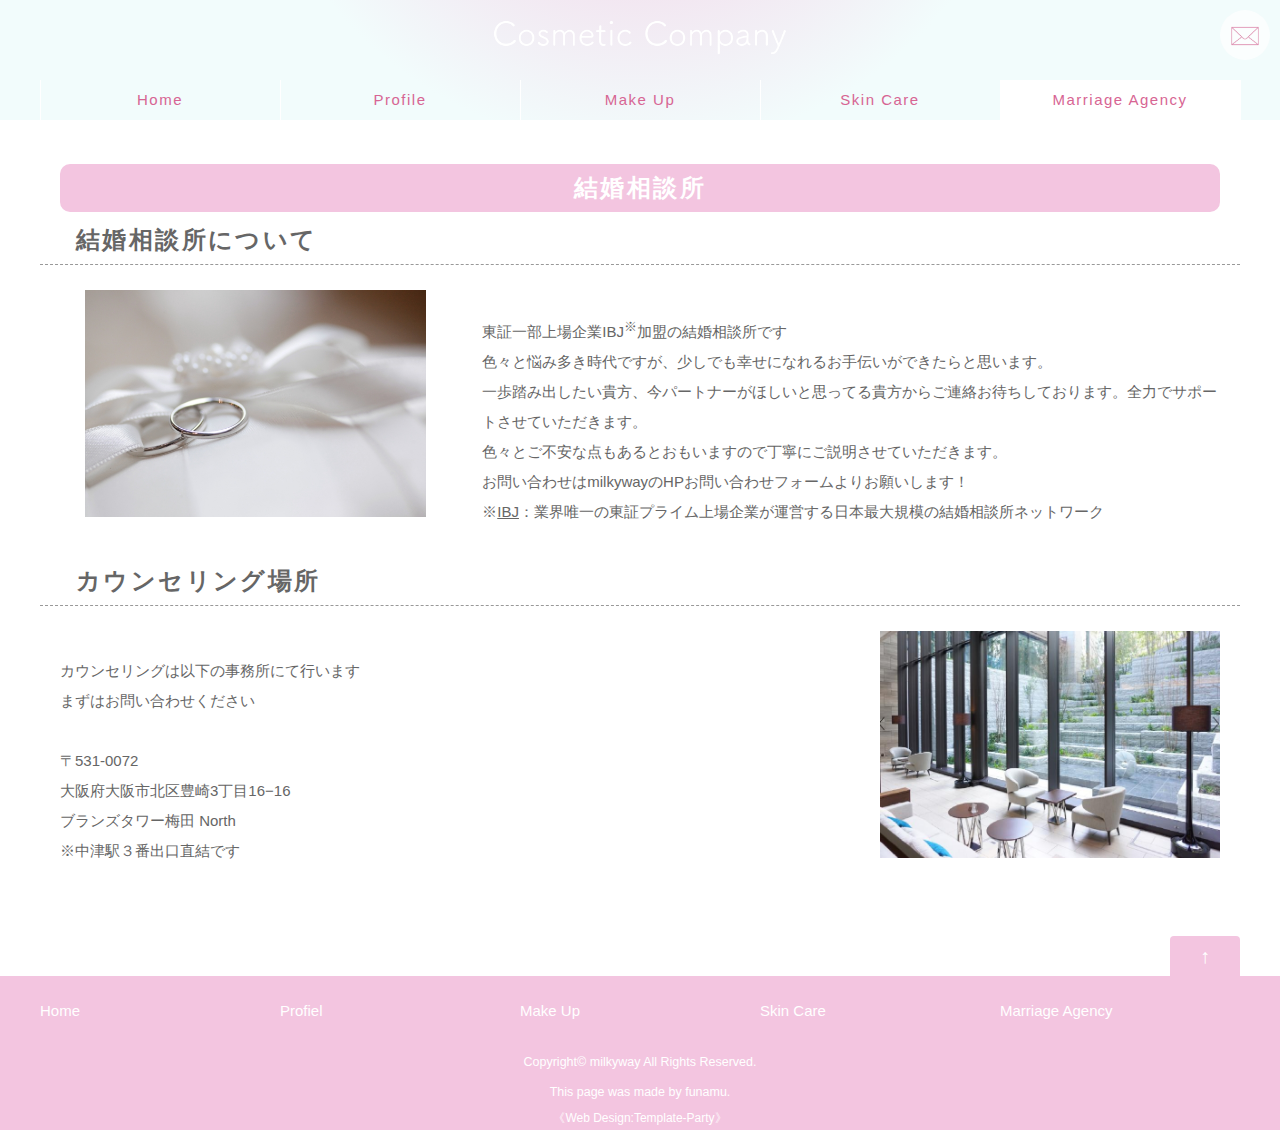
<file: marriageagancy.html>
<!DOCTYPE html>
<html lang="ja">
<head>
<meta charset="UTF-8">
<meta http-equiv="X-UA-Compatible" content="IE=edge">
<title>結婚相談所　メイクアップ教室・スキンケア教室・結婚相談所　beauty salon milkyway</title>
<meta name="viewport" content="width=device-width, initial-scale=1">
<meta name="description" content="メイクアップ教室・スキンケア教室・結婚相談所を開いています。
一人一人に合うご提案をさせていただき、あなたの魅力を最大限に表現します。">
<!--<meta name="keywords" content="キーワード１,キーワード２,キーワード３,キーワード４,キーワード５">-->
<link rel="icon" href="images/mi1616.png sizes="16x16" type="image/png"> 
<link rel="stylesheet" href="css/style.css">
<script type="text/javascript" src="js/openclose.js"></script>
<!--[if lt IE 9]>
<script src="https://oss.maxcdn.com/html5shiv/3.7.2/html5shiv.min.js"></script>
<script src="https://oss.maxcdn.com/respond/1.4.2/respond.min.js"></script>
<![endif]-->
</head>

<body>

<div id="container">

<header>
<h1 id="logo"><a href="index.html"><img src="images/logo.png" alt="Cosmetic Company" class="pc"><img src="images/logo_small.png" alt="Cosmetic Company" class="sh"></a></h1>
<ul id="header-nav">
<!--<li><a href="#"><img src="images/icon_cart.png" alt="カート"></a></li>-->
<li><a href="contact.html"><img src="images/icon_mail.png" alt="メール"></a></li>
</ul>
<!--大きな端末用（801px以上端末）メニュー-->
<nav id="menubar">
<ul>
<li><a href="index.html">Home</a></li>
<li><a href="profile.html">Profile</a></li>
<li><a href="makeup.html">Make Up</a></li>
<li><a href="skincare.html">Skin Care</a></li>
<li class="current"><a href="marriageagancy.html">Marriage Agency</a></li>
</ul>
</nav>
</header>

<!--小さな端末用（800px以下端末）メニュー-->
<nav id="menubar-s">
<ul>
<li><a href="index.html">Home</a></li>
<li><a href="profile.html">Profile</a></li>
<li><a href="makeup.html">Make Up</a></li>
<li><a href="skincare.html">Skin Care</a></li>
<li><a href="marriageagancy.html">Marriage Agency</a></li>
</ul>
</nav>

<div class="contents">

<!--
<div class="main">
-->

<!--
<section>

<h2>Company</h2>

<table class="ta1">
<tr>
<th colspan="2" class="tamidashi">小見出しが必要ならここを使います</th>
</tr>
<tr>
<th>見出し</th>
<td>ここに説明など入れて下さい。サンプルテキスト。</td>
</tr>
<tr>
<th>見出し</th>
<td>ここに説明など入れて下さい。サンプルテキスト。</td>
</tr>
<tr>
<th>見出し</th>
<td>ここに説明など入れて下さい。サンプルテキスト。</td>
</tr>
<tr>
<th>見出し</th>
<td>ここに説明など入れて下さい。サンプルテキスト。</td>
</tr>
<tr>
<th>見出し</th>
<td>ここに説明など入れて下さい。サンプルテキスト。</td>
</tr>
</table>

</section>
-->

<!--
<section id="about">

<h2>当テンプレートについて</h2>

<h3>当テンプレートはhtml5+CSS3(レスポンシブWEBデザイン)です</h3>
<p>当テンプレートは、パソコン、スマホ、タブレットでhtml共通のレスポンシブWEBデザインになっております。<br>
古いブラウザ（※特にIE8以下）で閲覧した場合にCSSの一部が適用されない（角を丸くする加工やグラデーションなどの加工等）のでご注意下さい。</p>

<h3>各デバイスごとのレイアウトチェックは</h3>
<p>最終的なチェックは実際のタブレットやスマホで行うのがおすすめですが、臨時チェックは最新のブラウザ(IEならIE10以降)で行う事もできます。ブラウザの幅を狭くしていくと、各端末サイズに合わせたレイアウトになります。</p>
<p>注意：cssはリアルタイムで反映されますが、javascript(js)は<span class="color1">ブラウザを再読み込み</span>させないと反映されないので、レイアウトが切り替わったらブラウザを再読み込みさせる事をおすすめします。javascriptは小さい端末用の開閉ブロックなどに使われています。</p>

<h3>各デバイス用のスタイル変更は</h3>
<p>cssフォルダのstyle.cssファイルで行って下さい。詳しい説明も入っています。<br>
前半はパソコン環境を含めた全端末の共通設定になります。中盤以降、各端末向けのスタイルが追加設定されています。<br>
media=&quot; (～)&quot;の「～」部分でcssを切り替えるディスプレイのサイズを設定しています。ここは必要に応じて変更も可能ですが、変更した場合、htmlの下部のjavascriptのウィンドウサイズの条件指定も合わせて変更しなくてはならないものもあります。</p>

<h3>小さい端末（※幅800px以下）の環境でのみ</h3>
<p>メインメニューが折りたたみ式（３本バーアイコン化）になります。<br>
バーのスタイル設定はstyle.cssの、<br>
<strong>「/*３本バーアイコン設定」</strong><br>
で行う事ができます。</p>

<h3>ロゴなどの画像ベースは</h3>
<p>「base」フォルダに入っていますので必要な場合はご利用下さい。<br>
画像の元素材を当社運営の<a href="http://photo-chips.com/">PHOTO-CHIPS</a>や<a href="http://decoruto.com/">DECORUTO</a>で配布している場合もございます。</p>

</section>
-->

<!--
<section>
-->

<h2>結婚相談所</h2>
<!--
<p>今は、色々と悩み多き時代ですが、少しでも幸せになれるお手伝いができたらと思います。<br>
一歩踏み出したい貴方、まず、今パートナーがほしいと思ってる貴方からご連絡お待ちしております。全力でサポートさせていただきます。<br>
色々とご不安な点もあるとおもいますので丁寧にご説明させていただきます。<br>
婚カツサロンRINGOにて提携しておりますので、一度HPご確認ください。※料金も同様となっております。お問い合わせはmilkywayのHPお問い合わせフォームよりお願いします！<br>
https://ringo-osaka.com/<br>
カウンセリングは下記の事務所にて行います。<br>
※中津駅３番出口直結となります<p>
-->

<!--<h3 class="color1">メイクアップ個人教室とは？</h3>-->

<h3>結婚相談所について</h3>
<p><img src="images/marry1.jpg" class="fl" alt=""></p>
<p>東証一部上場企業IBJ<sup>※</sup>加盟の結婚相談所です<br>
	色々と悩み多き時代ですが、少しでも幸せになれるお手伝いができたらと思います。<br>
	一歩踏み出したい貴方、今パートナーがほしいと思ってる貴方からご連絡お待ちしております。全力でサポートさせていただきます。<br>
	色々とご不安な点もあるとおもいますので丁寧にご説明させていただきます。<br>
	お問い合わせはmilkywayのHPお問い合わせフォームよりお願いします！<br>
	※<a href="https://www.ibjapan.com">IBJ</a>：業界唯一の東証プライム上場企業が運営する日本最大規模の結婚相談所ネットワーク<p>


<h3>カウンセリング場所</h3>
<p><img src="images/office.jpg" class="fr" alt=""></p>
<p>カウンセリングは以下の事務所にて行います<br>
	まずはお問い合わせください<br>
	<br>
	〒531-0072<br>
	大阪府大阪市北区豊崎3丁目16−16<br>
	ブランズタワー梅田 North<br>
	※中津駅３番出口直結です<p>


<!--
<h3>titleタグ、copyright、metaタグ、他の設定</h3>
<p><strong class="color1">■titleタグの設定はとても重要です。念入りにワードを選んで適切に入力しましょう。</strong><br>
まず、htmlソースが見れる状態にして、<br>
<span class="look">&lt;title&gt;コスメサイトイメージ無料ホームページテンプレート tp_cosme1&lt;/title&gt;</span><br>
を編集しましょう。<br>
あなたのホームページ名が「Cosmetic Company」だとすれば、<br>
<span class="look">&lt;title&gt;Cosmetic Company&lt;/title&gt;</span><br>
とすればＯＫです。SEO対策もするなら冒頭に重要なワードを入れておきましょう。</p>
<p><strong class="color1">■copyrightを変更しましょう。</strong><br>
続いてhtmlの下の方にある、<br>
<span class="look">Copyright&copy; Cosmetic Company All Rights Reserved.</span><br>
の部分もあなたのサイト名に変更します。</p>
<p><strong class="color1">■metaタグを変更しましょう。</strong><br>
htmlソースが見える状態にしてmetaタグを変更しましょう。</p>
<p>ソースの上の方に、<br>
<span class="look">content=&quot;ここにサイト説明を入れます&quot;</span><br>
という部分がありますので、テキストをサイトの説明文に入れ替えます。検索結果の文面に使われる場合もありますので、見た人が来訪したくなるような説明文を簡潔に書きましょう。</p>
<p>続いて、その下の行の<br>
<span class="look">content=&quot;キーワード１,キーワード２,～～～&quot;</span><br>
も設定します。ここはサイトに関係のあるキーワードを入れる箇所です。10個前後ぐらいあれば充分です。キーワード間はカンマ「,」で区切ります。</p>
<p><strong class="color1">■h1ロゴのaltタグも変更しましょう。</strong><br>
html側に<br>
<span class="look">alt=&quot;Cosmetic Company&quot;</span><br>
となっている箇所があるので、この部分もあなたのサイト名に変更しましょう。<br>
<span class="color1">※index.html以外には２つずつ(大きな端末用と小さな端末用と続けてimgタグが入っています)入っているので忘れず変更して下さい。</span></p>

<h3>上部のロゴ画像について</h3>
<p>文字なしの土台画像がbaseフォルダに入っていますのでそれにサイト名をのせてimagesフォルダに上書きして下さい。<br>
 画像の大きさは自由に変更してもらっても構いませんがある程度大きくしておいた方が高解像度の端末で鮮明に見えます。</p>
<p>上で解説していますが、<span class="color1">トップページ以外のhtmlにはロゴ画像を２つずつ</span>読み込んでいます。大きな端末用ロゴ(logo.png)と小さな端末用ロゴ(logo_small.png)で端末サイズによってcssで切り替えています。</p>
<p><strong class="color1">■ロゴサイズ変更は</strong><br>
cssフォルダのstyle.cssの「#logo img」のwidthの数字で変更できます。小さな端末用での再設定がある場合があるので確認して下さい。</p>

<h3>トップページのメインメニューについて</h3>
<p>ヘッダーブロックに対して１個ずつ絶対配置指定しています。cssフォルダのstyle.cssの、</p>
<p class="color1">/*トップページの１つ目メニューの設定*/<br>
・<br>・<br>
/*トップページの２つ目メニューの設定*/<br>
・<br>・</p>
<p>に解説とともに設定箇所があるので変更したい場合は見て下さい。</p>

<h3>トップページ以外の上部のメインメニュー数の変更について</h3>
<p>現在、５個で設定されていますが、４個にしたい場合はcssフォルダのstyle.cssの、<br>
#menubar ul li {<br>
のwidthの数字を25%(100を4で割った数字＝25%)にして下さい。<br>
逆に増やしたい場合も同じように割って下さい。端数が出た場合、切り捨ててもらえばOK。<br>
簡単な解説はcssファイル本体にも書いています。</p>

<h3>ヘッダー右上の２つのアイコンについて</h3>
<p>画像を直接置いています。画像サイズは自由で構いませんが「正方形」で準備して下さい。<br>
ここのスタイルは、cssフォルダのstyle.cssの、</p>
<p><span class="color1">/*ヘッダー内のカートとメールのアイコン<br>
・・・</span></p>
<p>のブロックで変更できます。数を増やした場合、小さな端末閲覧時にロゴと重なる可能性があるのでcssで調整して下さい。</p>

<h3>スマホなどの小さな端末からボタンクリックでPC画面を表示させたい方へ</h3>
<p>レスポンシブデザインだと、スマホやタブレットなどの小さな端末から見た場合はそれ専用のレイアウトに変わりますが、あえてPC画面も見せたいユーザーの為に<a href="https://template-party.com/tips/tips20160916viewport.html">tipsを公開</a>しました。</p>

<h3>プレビューでチェックすると警告メッセージが出る場合(一部ブラウザ対象)</h3>
<p>主にjavascript（jsファイル）ファイルによって出る警告ですが、WEB上では出ません。また、この警告が出ている間は効果を見る事ができないので、警告メッセージ内でクリックして解除してあげて下さい。これにより効果がちゃんと見れるようになります。</p>
-->

<!--
</section>
-->

<!--
</div>
-->

<!--/main-->

<!--
<div class="sub">

<nav class="box">
<h2>Contents</h2>
<ul class="submenu">
<li><a href="#">メニューサンプル</a></li>
<li><a href="#">メニューサンプル</a></li>
<li><a href="#">メニューサンプル</a></li>
<li><a href="#">メニューサンプル</a></li>
<li><a href="#">メニューサンプル</a></li>
</ul>
</nav>

<div class="box">
<h2>営業日カレンダー</h2>
<p class="c mini1"><img src="images/sample_cal.png"><br>
<a href="https://template-party.com/free_program/program1.html" target="_blank">カレンダープログラム無料配布中です。</a></p>
</div>

<nav>
<h2>Contents</h2>
<ul class="submenu">
<li><a href="#">メニューサンプル</a></li>
<li><a href="#">メニューサンプル</a></li>
<li><a href="#">メニューサンプル</a></li>
<li><a href="#">メニューサンプル</a></li>
<li><a href="#">メニューサンプル</a></li>
</ul>
</nav>

</div>
-->
<!--/sub-->

</div>
<!--/contents-->


<!--
<div class="contents">

<section>

<h2>１カラムで使いたい場合は</h2>
<p><span class="color1">&lt;div class=&quot;contents&quot;&gt;</span></p>
<p>ここにコンテンツを入れる</p>
<p><span class="color1">&lt;/div&gt;</span></p>

<div class="list">
<figure><img src="images/sample_photo1.jpg" alt=""></figure>
<h4>Sample Title</h4>
<p>ここに簡単な説明を入れます。</p>
<p><a href="item.html" class="btn">More</a></p>
<span class="option1">CHECK</span>
</div>

<div class="list sold">
<figure><img src="images/sample_photo2.jpg" alt=""></figure>
<h4>Sample Title</h4>
<p>ここに簡単な説明を入れます。</p>
<p><a href="item.html" class="btn">More</a></p>
<span class="option2">SOLD</span>
</div>

<div class="list">
<figure><img src="images/sample_photo3.jpg" alt=""></figure>
<h4>Sample Title</h4>
<p>あまりたくさん文字を詰め込みすぎると途中で切れるので注意して下さい。あまりたくさん文字を詰め込みすぎると途中で切れるので注意して下さい。あまりたくさん文字を詰め込みすぎると途中で切れるので注意して下さい。</p>
<p><a href="item.html" class="btn">More</a></p>
</div>

<div class="list">
<figure><img src="images/sample_photo4.jpg" alt=""></figure>
<h4>Sample Title</h4>
<p>ボックスサイズの変更はcssフォルダのstyle.cssで行うことができます。</p>
<p><a href="item.html" class="btn">More</a></p>
</div>

</section>

</div>
-->
<!--/contents-->

<!--
<div class="contents">
-->
<!--
<div class="main">

<section>

<h2>２カラムで使いたい場合はmainとsubブロックを追加して下さい</h2>

<p><span class="color1">&lt;div class=&quot;contents&quot;&gt;</span></p>

<p>&nbsp;&nbsp;&nbsp;&nbsp;<span class="color2">&lt;div class=&quot;main&quot;&gt;</span><br>
&nbsp;&nbsp;&nbsp;&nbsp;ここにメインコンテンツを入れる<br>
&nbsp;&nbsp;&nbsp;&nbsp;<span class="color2">&lt;/div&gt;</span></p>

<p>&nbsp;&nbsp;&nbsp;&nbsp;<span class="color2">&lt;div class=&quot;sub&quot;&gt;</span><br>
&nbsp;&nbsp;&nbsp;&nbsp;ここにサブコンテンツを入れる<br>
&nbsp;&nbsp;&nbsp;&nbsp;<span class="color2">&lt;/div&gt;</span></p>

<p><span class="color1">&lt;/div&gt;</span></p>

<div class="list">
<figure><img src="images/sample_photo1.jpg" alt=""></figure>
<h4>Sample Title</h4>
<p>ここに簡単な説明を入れます。</p>
<p><a href="item.html" class="btn">More</a></p>
<span class="option1">CHECK</span>
</div>

<div class="list sold">
<figure><img src="images/sample_photo2.jpg" alt=""></figure>
<h4>Sample Title</h4>
<p>ここに簡単な説明を入れます。</p>
<p><a href="item.html" class="btn">More</a></p>
<span class="option2">SOLD</span>
</div>

<div class="list">
<figure><img src="images/sample_photo3.jpg" alt=""></figure>
<h4>Sample Title</h4>
<p>あまりたくさん文字を詰め込みすぎると途中で切れるので注意して下さい。あまりたくさん文字を詰め込みすぎると途中で切れるので注意して下さい。あまりたくさん文字を詰め込みすぎると途中で切れるので注意して下さい。</p>
<p><a href="item.html" class="btn">More</a></p>
</div>

<div class="list">
<figure><img src="images/sample_photo4.jpg" alt=""></figure>
<h4>Sample Title</h4>
<p>ボックスサイズの変更はcssフォルダのstyle.cssで行うことができます。</p>
<p><a href="item.html" class="btn">More</a></p>
</div>

<h2>左右のブロックを入れ替えたい場合</h2>
<p>cssフォルダのstyle.cssの.mainの「float: right;」を「float: left;」に。.subの「float: left;」を「float: right;」にして下さい。</p>

</section>

</div>
-->
<!--/main-->
<!--
<div class="sub">

<nav class="box">
<h2>Contents</h2>
<ul class="submenu">
<li><a href="#">メニューサンプル</a></li>
<li><a href="#">メニューサンプル</a></li>
<li><a href="#">メニューサンプル</a></li>
<li><a href="#">メニューサンプル</a></li>
<li><a href="#">メニューサンプル</a></li>
</ul>
</nav>

<nav>
<h2>Contents</h2>
<ul class="submenu">
<li><a href="#">メニューサンプル</a></li>
<li><a href="#">メニューサンプル</a></li>
<li><a href="#">メニューサンプル</a></li>
<li><a href="#">メニューサンプル</a></li>
<li><a href="#">メニューサンプル</a></li>
</ul>
</nav>

</div>
-->
<!--/sub-->
<!--
</div>
-->
<!--/contents-->

<!--
<div class="contents">

<section>

<h2>再び１カラムに戻す事もできます。</h2>

<h2 class="type1">トップページで使っていた見出し</h2>
<p>も、もちろん使えます。<br>
１カラムでも２カラムでも使えます。h2でもh3でも class=&quot;type1&quot;と追加するだけでこのスタイルになります。<br>
例：&lt;h2 class=&quot;type1&quot;&gt;　や、　&lt;h3 class=&quot;type1&quot;&gt;</p>

</section>

</div>
-->
<!--/contents-->

<p id="pagetop"><a href="#">↑</a></p>

<footer>

<div id="footermenu">
<ul>
<li><a href="index.html">Home</a></li>
</ul>
<ul>
<li><a href="profile.html">Profiel</a></li>
</ul>
<ul>
<li><a href="makeup.html">Make Up</a></li>
</ul>
<ul>
<li><a href="skincare.html">Skin Care</a></li>
</ul>
<ul>
<li><a href="marriageagancy.html">Marriage Agency</a></li>
</ul>
</div>
<!--/footermenu-->

<small>Copyright&copy; <a href="index.html">milkyway</a> All Rights Reserved.</small><br>
<small>This page was made by funamu.</small>
<span class="pr">《<a href="https://template-party.com/" target="_blank">Web Design:Template-Party</a>》</span>

</footer>

</div>
<!--/container-->

<!--メニューの３本バー-->
<div id="menubar_hdr" class="close"><span></span><span></span><span></span></div>
<!--メニューの開閉処理条件設定　800px以下-->
<script type="text/javascript">
if (OCwindowWidth() <= 800) {
	open_close("menubar_hdr", "menubar-s");
}
</script>
</body>
</html>
</file>
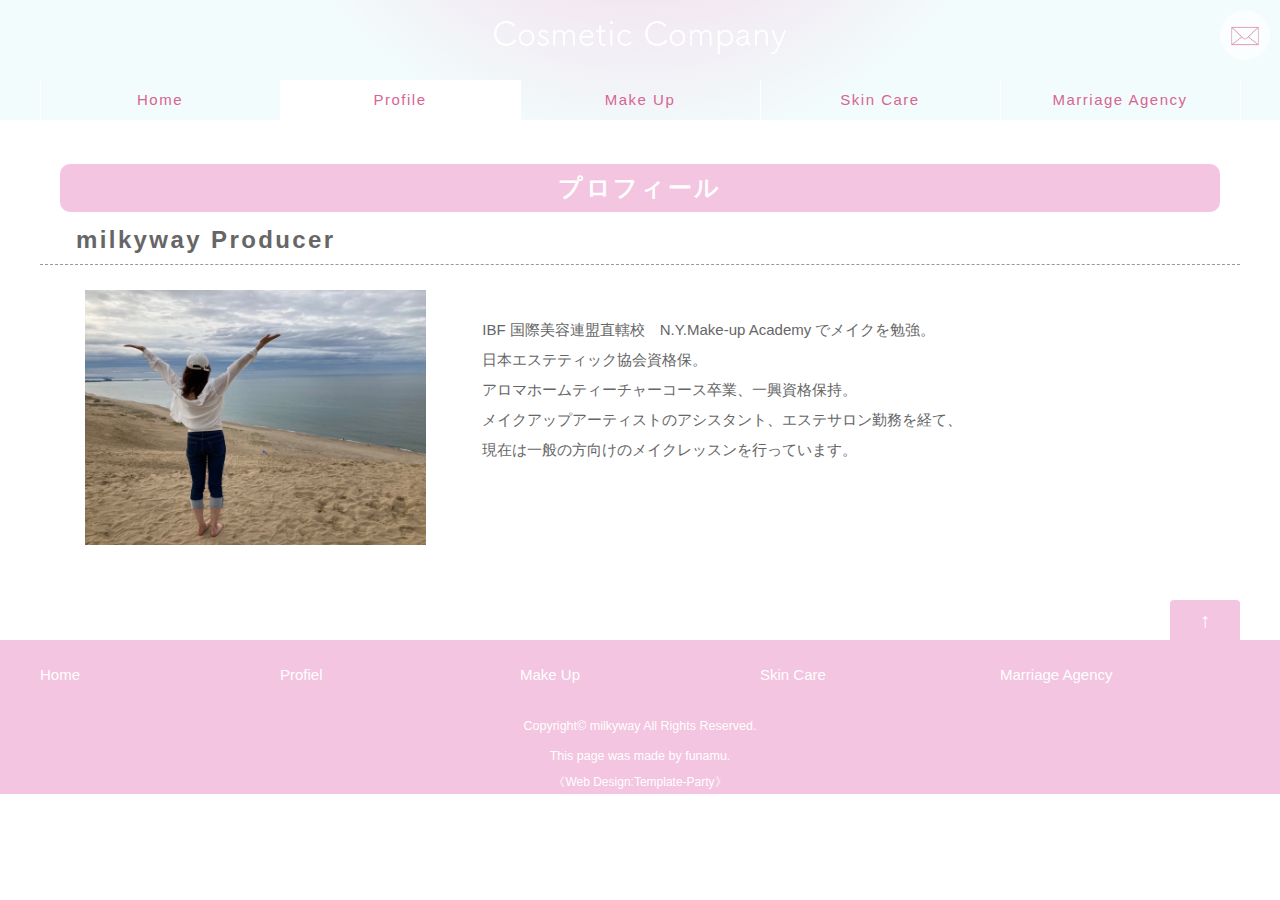
<file: profile.html>
<!DOCTYPE html>
<html lang="ja">
<head>
<meta charset="UTF-8">
<meta http-equiv="X-UA-Compatible" content="IE=edge">
<title>プロフィール　メイクアップ教室・スキンケア教室・結婚相談所　beauty salon milkyway</title>
<meta name="viewport" content="width=device-width, initial-scale=1">
<meta name="description" content="メイクアップ教室・スキンケア教室・結婚相談所を開いています。
一人一人に合うご提案をさせていただき、あなたの魅力を最大限に表現します。">
<!--<meta name="keywords" content="キーワード１,キーワード２,キーワード３,キーワード４,キーワード５">-->
<link rel="icon" href="images/mi1616.png sizes="16x16" type="image/png"> 
<link rel="stylesheet" href="css/style.css">
<script type="text/javascript" src="js/openclose.js"></script>
<!--[if lt IE 9]>
<script src="https://oss.maxcdn.com/html5shiv/3.7.2/html5shiv.min.js"></script>
<script src="https://oss.maxcdn.com/respond/1.4.2/respond.min.js"></script>
<![endif]-->
</head>

<body>

<div id="container">

<header>
<h1 id="logo"><a href="index.html"><img src="images/logo.png" alt="Cosmetic Company" class="pc"><img src="images/logo_small.png" alt="Cosmetic Company" class="sh"></a></h1>
<ul id="header-nav">
<!--<li><a href="#"><img src="images/icon_cart.png" alt="カート"></a></li>-->
<li><a href="contact.html"><img src="images/icon_mail.png" alt="メール"></a></li>
</ul>
<!--大きな端末用（801px以上端末）メニュー-->
<nav id="menubar">
<ul>
<!--
<li><a href="index.html">Home</a></li>
<li class="current"><a href="company.html">Company</a></li>
<li><a href="list.html">Shopping</a></li>
<li><a href="link.html">Link</a></li>
<li><a href="faq.html">Faq</a></li>
-->
<li><a href="index.html">Home</a></li>
<li class="current"><a href="profile.html">Profile</a></li>
<li><a href="makeup.html">Make Up</a></li>
<li><a href="skincare.html">Skin Care</a></li>
<li><a href="marriageagancy.html">Marriage Agency</a></li>
</ul>
</nav>
</header>

<!--小さな端末用（800px以下端末）メニュー-->
<nav id="menubar-s">
<ul>
<li><a href="index.html">Home</a></li>
<li><a href="profile.html">Profile</a></li>
<li><a href="makeup.html">Make Up</a></li>
<li><a href="skincare.html">Skin Care</a></li>
<li><a href="marriageagancy.html">Marriage Agency</a></li>
</ul>
</nav>

<!--
<div class="contents">
-->
<!--
<div class="main">

<section>

<h2>Company</h2>

<table class="ta1">
<tr>
<th colspan="2" class="tamidashi">小見出しが必要ならここを使います</th>
</tr>
<tr>
<th>見出し</th>
<td>ここに説明など入れて下さい。サンプルテキスト。</td>
</tr>
<tr>
<th>見出し</th>
<td>ここに説明など入れて下さい。サンプルテキスト。</td>
</tr>
<tr>
<th>見出し</th>
<td>ここに説明など入れて下さい。サンプルテキスト。</td>
</tr>
<tr>
<th>見出し</th>
<td>ここに説明など入れて下さい。サンプルテキスト。</td>
</tr>
<tr>
<th>見出し</th>
<td>ここに説明など入れて下さい。サンプルテキスト。</td>
</tr>
</table>

</section>

<section id="about">

<h2>当テンプレートについて</h2>

<h3>当テンプレートはhtml5+CSS3(レスポンシブWEBデザイン)です</h3>
<p>当テンプレートは、パソコン、スマホ、タブレットでhtml共通のレスポンシブWEBデザインになっております。<br>
古いブラウザ（※特にIE8以下）で閲覧した場合にCSSの一部が適用されない（角を丸くする加工やグラデーションなどの加工等）のでご注意下さい。</p>

<h3>各デバイスごとのレイアウトチェックは</h3>
<p>最終的なチェックは実際のタブレットやスマホで行うのがおすすめですが、臨時チェックは最新のブラウザ(IEならIE10以降)で行う事もできます。ブラウザの幅を狭くしていくと、各端末サイズに合わせたレイアウトになります。</p>
<p>注意：cssはリアルタイムで反映されますが、javascript(js)は<span class="color1">ブラウザを再読み込み</span>させないと反映されないので、レイアウトが切り替わったらブラウザを再読み込みさせる事をおすすめします。javascriptは小さい端末用の開閉ブロックなどに使われています。</p>

<h3>各デバイス用のスタイル変更は</h3>
<p>cssフォルダのstyle.cssファイルで行って下さい。詳しい説明も入っています。<br>
前半はパソコン環境を含めた全端末の共通設定になります。中盤以降、各端末向けのスタイルが追加設定されています。<br>
media=&quot; (～)&quot;の「～」部分でcssを切り替えるディスプレイのサイズを設定しています。ここは必要に応じて変更も可能ですが、変更した場合、htmlの下部のjavascriptのウィンドウサイズの条件指定も合わせて変更しなくてはならないものもあります。</p>

<h3>小さい端末（※幅800px以下）の環境でのみ</h3>
<p>メインメニューが折りたたみ式（３本バーアイコン化）になります。<br>
バーのスタイル設定はstyle.cssの、<br>
<strong>「/*３本バーアイコン設定」</strong><br>
で行う事ができます。</p>

<h3>ロゴなどの画像ベースは</h3>
<p>「base」フォルダに入っていますので必要な場合はご利用下さい。<br>
画像の元素材を当社運営の<a href="http://photo-chips.com/">PHOTO-CHIPS</a>や<a href="http://decoruto.com/">DECORUTO</a>で配布している場合もございます。</p>

</section>

<section>

<h2>当テンプレートの使い方</h2>

<h3 class="color1">注意：当テンプレートにはメインメニューが「２箇所」入っています</h3>
<p>パソコンなどの大きな端末「menubar（幅801px以上）」向けと、スマホなどの小さな端末「menubar-s（幅800px以下）」向けがそれぞれ入っています。大きな端末向けは編集ソフトで見れると思いますが、小さな端末向けは見えないと思いますのでhtml側で編集して下さい。小さい端末向けメニューはhtmlの下の方に入っています。</p>

<h3>titleタグ、copyright、metaタグ、他の設定</h3>
<p><strong class="color1">■titleタグの設定はとても重要です。念入りにワードを選んで適切に入力しましょう。</strong><br>
まず、htmlソースが見れる状態にして、<br>
<span class="look">&lt;title&gt;コスメサイトイメージ無料ホームページテンプレート tp_cosme1&lt;/title&gt;</span><br>
を編集しましょう。<br>
あなたのホームページ名が「Cosmetic Company」だとすれば、<br>
<span class="look">&lt;title&gt;Cosmetic Company&lt;/title&gt;</span><br>
とすればＯＫです。SEO対策もするなら冒頭に重要なワードを入れておきましょう。</p>
<p><strong class="color1">■copyrightを変更しましょう。</strong><br>
続いてhtmlの下の方にある、<br>
<span class="look">Copyright&copy; Cosmetic Company All Rights Reserved.</span><br>
の部分もあなたのサイト名に変更します。</p>
<p><strong class="color1">■metaタグを変更しましょう。</strong><br>
htmlソースが見える状態にしてmetaタグを変更しましょう。</p>
<p>ソースの上の方に、<br>
<span class="look">content=&quot;ここにサイト説明を入れます&quot;</span><br>
という部分がありますので、テキストをサイトの説明文に入れ替えます。検索結果の文面に使われる場合もありますので、見た人が来訪したくなるような説明文を簡潔に書きましょう。</p>
<p>続いて、その下の行の<br>
<span class="look">content=&quot;キーワード１,キーワード２,～～～&quot;</span><br>
も設定します。ここはサイトに関係のあるキーワードを入れる箇所です。10個前後ぐらいあれば充分です。キーワード間はカンマ「,」で区切ります。</p>
<p><strong class="color1">■h1ロゴのaltタグも変更しましょう。</strong><br>
html側に<br>
<span class="look">alt=&quot;Cosmetic Company&quot;</span><br>
となっている箇所があるので、この部分もあなたのサイト名に変更しましょう。<br>
<span class="color1">※index.html以外には２つずつ(大きな端末用と小さな端末用と続けてimgタグが入っています)入っているので忘れず変更して下さい。</span></p>

<h3>上部のロゴ画像について</h3>
<p>文字なしの土台画像がbaseフォルダに入っていますのでそれにサイト名をのせてimagesフォルダに上書きして下さい。<br>
 画像の大きさは自由に変更してもらっても構いませんがある程度大きくしておいた方が高解像度の端末で鮮明に見えます。</p>
<p>上で解説していますが、<span class="color1">トップページ以外のhtmlにはロゴ画像を２つずつ</span>読み込んでいます。大きな端末用ロゴ(logo.png)と小さな端末用ロゴ(logo_small.png)で端末サイズによってcssで切り替えています。</p>
<p><strong class="color1">■ロゴサイズ変更は</strong><br>
cssフォルダのstyle.cssの「#logo img」のwidthの数字で変更できます。小さな端末用での再設定がある場合があるので確認して下さい。</p>

<h3>トップページのメインメニューについて</h3>
<p>ヘッダーブロックに対して１個ずつ絶対配置指定しています。cssフォルダのstyle.cssの、</p>
<p class="color1">/*トップページの１つ目メニューの設定*/<br>
・<br>・<br>
/*トップページの２つ目メニューの設定*/<br>
・<br>・</p>
<p>に解説とともに設定箇所があるので変更したい場合は見て下さい。</p>

<h3>トップページ以外の上部のメインメニュー数の変更について</h3>
<p>現在、５個で設定されていますが、４個にしたい場合はcssフォルダのstyle.cssの、<br>
#menubar ul li {<br>
のwidthの数字を25%(100を4で割った数字＝25%)にして下さい。<br>
逆に増やしたい場合も同じように割って下さい。端数が出た場合、切り捨ててもらえばOK。<br>
簡単な解説はcssファイル本体にも書いています。</p>

<h3>ヘッダー右上の２つのアイコンについて</h3>
<p>画像を直接置いています。画像サイズは自由で構いませんが「正方形」で準備して下さい。<br>
ここのスタイルは、cssフォルダのstyle.cssの、</p>
<p><span class="color1">/*ヘッダー内のカートとメールのアイコン<br>
・・・</span></p>
<p>のブロックで変更できます。数を増やした場合、小さな端末閲覧時にロゴと重なる可能性があるのでcssで調整して下さい。</p>

<h3>スマホなどの小さな端末からボタンクリックでPC画面を表示させたい方へ</h3>
<p>レスポンシブデザインだと、スマホやタブレットなどの小さな端末から見た場合はそれ専用のレイアウトに変わりますが、あえてPC画面も見せたいユーザーの為に<a href="https://template-party.com/tips/tips20160916viewport.html">tipsを公開</a>しました。</p>

<h3>プレビューでチェックすると警告メッセージが出る場合(一部ブラウザ対象)</h3>
<p>主にjavascript（jsファイル）ファイルによって出る警告ですが、WEB上では出ません。また、この警告が出ている間は効果を見る事ができないので、警告メッセージ内でクリックして解除してあげて下さい。これにより効果がちゃんと見れるようになります。</p>

</section>

</div>
-->
<!--/main-->

<!--
<div class="sub">

<nav class="box">
<h2>Contents</h2>
<ul class="submenu">
<li><a href="#">メニューサンプル</a></li>
<li><a href="#">メニューサンプル</a></li>
<li><a href="#">メニューサンプル</a></li>
<li><a href="#">メニューサンプル</a></li>
<li><a href="#">メニューサンプル</a></li>
</ul>
</nav>

<div class="box">
<h2>営業日カレンダー</h2>
<p class="c mini1"><img src="images/sample_cal.png"><br>
<a href="https://template-party.com/free_program/program1.html" target="_blank">カレンダープログラム無料配布中です。</a></p>
</div>

<nav>
<h2>Contents</h2>
<ul class="submenu">
<li><a href="#">メニューサンプル</a></li>
<li><a href="#">メニューサンプル</a></li>
<li><a href="#">メニューサンプル</a></li>
<li><a href="#">メニューサンプル</a></li>
<li><a href="#">メニューサンプル</a></li>
</ul>
</nav>

</div>
-->
<!--/sub-->

<!--
</div>
-->
<!--/contents-->

<div class="contents">

<section>

<h2>プロフィール</h2> <!--<h2>Profile</h2>-->
<h3>milkyway Producer</h3>
<p><img src="images/mi1.jpg" class="fl" alt=""></p>
<p>IBF 国際美容連盟直轄校　N.Y.Make-up Academy でメイクを勉強。<br>
日本エステティック協会資格保。<br>
アロマホームティーチャーコース卒業、一興資格保持。<br>
メイクアップアーティストのアシスタント、エステサロン勤務を経て、<br>
現在は一般の方向けのメイクレッスンを行っています。</p>

<!--
<div class="list">
<figure><img src="images/sample_photo1.jpg" alt=""></figure>
<h4>Sample Title</h4>
<p>ここに簡単な説明を入れます。</p>
<p><a href="item.html" class="btn">More</a></p>
<span class="option1">CHECK</span>
</div>

<div class="list sold">
<figure><img src="images/sample_photo2.jpg" alt=""></figure>
<h4>Sample Title</h4>
<p>ここに簡単な説明を入れます。</p>
<p><a href="item.html" class="btn">More</a></p>
<span class="option2">SOLD</span>
</div>

<div class="list">
<figure><img src="images/sample_photo3.jpg" alt=""></figure>
<h4>Sample Title</h4>
<p>あまりたくさん文字を詰め込みすぎると途中で切れるので注意して下さい。あまりたくさん文字を詰め込みすぎると途中で切れるので注意して下さい。あまりたくさん文字を詰め込みすぎると途中で切れるので注意して下さい。</p>
<p><a href="item.html" class="btn">More</a></p>
</div>

<div class="list">
<figure><img src="images/sample_photo4.jpg" alt=""></figure>
<h4>Sample Title</h4>
<p>ボックスサイズの変更はcssフォルダのstyle.cssで行うことができます。</p>
<p><a href="item.html" class="btn">More</a></p>
</div>
-->

</section>

</div>
<!--/contents-->

<!--
<div class="contents">
-->
<!--
<div class="main">

<section>

<h2>２カラムで使いたい場合はmainとsubブロックを追加して下さい</h2>

<p><span class="color1">&lt;div class=&quot;contents&quot;&gt;</span></p>

<p>&nbsp;&nbsp;&nbsp;&nbsp;<span class="color2">&lt;div class=&quot;main&quot;&gt;</span><br>
&nbsp;&nbsp;&nbsp;&nbsp;ここにメインコンテンツを入れる<br>
&nbsp;&nbsp;&nbsp;&nbsp;<span class="color2">&lt;/div&gt;</span></p>

<p>&nbsp;&nbsp;&nbsp;&nbsp;<span class="color2">&lt;div class=&quot;sub&quot;&gt;</span><br>
&nbsp;&nbsp;&nbsp;&nbsp;ここにサブコンテンツを入れる<br>
&nbsp;&nbsp;&nbsp;&nbsp;<span class="color2">&lt;/div&gt;</span></p>

<p><span class="color1">&lt;/div&gt;</span></p>

<div class="list">
<figure><img src="images/sample_photo1.jpg" alt=""></figure>
<h4>Sample Title</h4>
<p>ここに簡単な説明を入れます。</p>
<p><a href="item.html" class="btn">More</a></p>
<span class="option1">CHECK</span>
</div>

<div class="list sold">
<figure><img src="images/sample_photo2.jpg" alt=""></figure>
<h4>Sample Title</h4>
<p>ここに簡単な説明を入れます。</p>
<p><a href="item.html" class="btn">More</a></p>
<span class="option2">SOLD</span>
</div>

<div class="list">
<figure><img src="images/sample_photo3.jpg" alt=""></figure>
<h4>Sample Title</h4>
<p>あまりたくさん文字を詰め込みすぎると途中で切れるので注意して下さい。あまりたくさん文字を詰め込みすぎると途中で切れるので注意して下さい。あまりたくさん文字を詰め込みすぎると途中で切れるので注意して下さい。</p>
<p><a href="item.html" class="btn">More</a></p>
</div>

<div class="list">
<figure><img src="images/sample_photo4.jpg" alt=""></figure>
<h4>Sample Title</h4>
<p>ボックスサイズの変更はcssフォルダのstyle.cssで行うことができます。</p>
<p><a href="item.html" class="btn">More</a></p>
</div>

<h2>左右のブロックを入れ替えたい場合</h2>
<p>cssフォルダのstyle.cssの.mainの「float: right;」を「float: left;」に。.subの「float: left;」を「float: right;」にして下さい。</p>

</section>

</div>
-->
<!--/main-->

<!--
<div class="sub">

<nav class="box">
<h2>Contents</h2>
<ul class="submenu">
<li><a href="#">メニューサンプル</a></li>
<li><a href="#">メニューサンプル</a></li>
<li><a href="#">メニューサンプル</a></li>
<li><a href="#">メニューサンプル</a></li>
<li><a href="#">メニューサンプル</a></li>
</ul>
</nav>

<nav>
<h2>Contents</h2>
<ul class="submenu">
<li><a href="#">メニューサンプル</a></li>
<li><a href="#">メニューサンプル</a></li>
<li><a href="#">メニューサンプル</a></li>
<li><a href="#">メニューサンプル</a></li>
<li><a href="#">メニューサンプル</a></li>
</ul>
</nav>

</div>
-->
<!--/sub-->

<!--
</div>
-->
<!--/contents-->

<!--
<div class="contents">

<section>

<h2>再び１カラムに戻す事もできます。</h2>

<h2 class="type1">トップページで使っていた見出し</h2>
<p>も、もちろん使えます。<br>
１カラムでも２カラムでも使えます。h2でもh3でも class=&quot;type1&quot;と追加するだけでこのスタイルになります。<br>
例：&lt;h2 class=&quot;type1&quot;&gt;　や、　&lt;h3 class=&quot;type1&quot;&gt;</p>

</section>

</div>
-->
<!--/contents-->

<p id="pagetop"><a href="#">↑</a></p>

<footer>

<div id="footermenu">
<ul>
<li><a href="index.html">Home</a></li>
</ul>
<ul>
<li><a href="profile.html">Profiel</a></li>
</ul>
<ul>
<li><a href="makeup.html">Make Up</a></li>
</ul>
<ul>
<li><a href="skincare.html">Skin Care</a></li>
</ul>
<ul>
<li><a href="marriageagancy.html">Marriage Agency</a></li>
</ul>
</div>
<!--/footermenu-->

<small>Copyright&copy; <a href="index.html">milkyway</a> All Rights Reserved.</small><br>
<small>This page was made by funamu.</small>
<span class="pr">《<a href="https://template-party.com/" target="_blank">Web Design:Template-Party</a>》</span>


</footer>

</div>
<!--/container-->

<!--メニューの３本バー-->
<div id="menubar_hdr" class="close"><span></span><span></span><span></span></div>
<!--メニューの開閉処理条件設定　800px以下-->
<script type="text/javascript">
if (OCwindowWidth() <= 800) {
	open_close("menubar_hdr", "menubar-s");
}
</script>
</body>
</html>
</file>
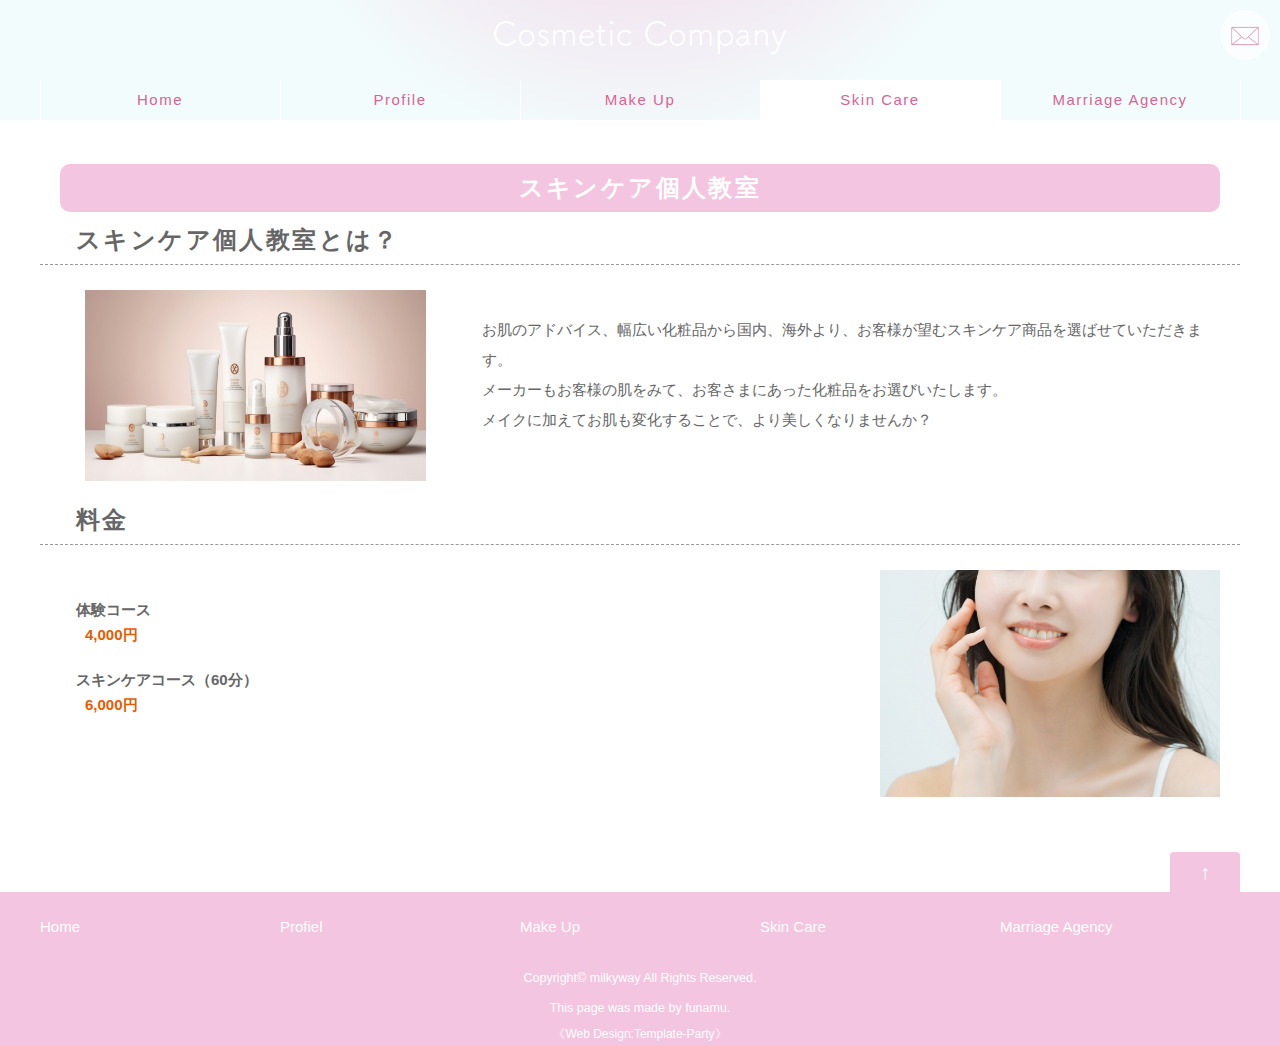
<file: skincare.html>
<!DOCTYPE html>
<html lang="ja">
<head>
<meta charset="UTF-8">
<meta http-equiv="X-UA-Compatible" content="IE=edge">
<title>スキンケア教室　メイクアップ教室・スキンケア教室・結婚相談所　beauty salon milkyway</title>
<meta name="viewport" content="width=device-width, initial-scale=1">
<meta name="description" content="メイクアップ教室・スキンケア教室・結婚相談所を開いています。
一人一人に合うご提案をさせていただき、あなたの魅力を最大限に表現します。">
<!--<meta name="keywords" content="キーワード１,キーワード２,キーワード３,キーワード４,キーワード５">-->
<link rel="icon" href="images/mi1616.png sizes="16x16" type="image/png"> 
<link rel="stylesheet" href="css/style.css">
<script type="text/javascript" src="js/openclose.js"></script>
<!--[if lt IE 9]>
<script src="https://oss.maxcdn.com/html5shiv/3.7.2/html5shiv.min.js"></script>
<script src="https://oss.maxcdn.com/respond/1.4.2/respond.min.js"></script>
<![endif]-->
</head>

<body>

<div id="container">

<header>
<h1 id="logo"><a href="index.html"><img src="images/logo.png" alt="Cosmetic Company" class="pc"><img src="images/logo_small.png" alt="Cosmetic Company" class="sh"></a></h1>
<ul id="header-nav">
<!--<li><a href="#"><img src="images/icon_cart.png" alt="カート"></a></li>-->
<li><a href="contact.html"><img src="images/icon_mail.png" alt="メール"></a></li>
</ul>
<!--大きな端末用（801px以上端末）メニュー-->
<nav id="menubar">
<ul>
<li><a href="index.html">Home</a></li>
<li><a href="profile.html">Profile</a></li>
<li><a href="makeup.html">Make Up</a></li>
<li class="current"><a href="skincare.html">Skin Care</a></li>
<li><a href="marriageagancy.html">Marriage Agency</a></li>
</ul>
</nav>
</header>

<!--小さな端末用（800px以下端末）メニュー-->
<nav id="menubar-s">
<ul>
<li><a href="index.html">Home</a></li>
<li><a href="profile.html">Profile</a></li>
<li><a href="makeup.html">Make Up</a></li>
<li><a href="skincare.html">Skin Care</a></li>
<li><a href="marriageagancy.html">Marriage Agency</a></li>
</ul>
</nav>

<div class="contents">
<!--
<div class="main">
-->
<!--
<section>

<h2>Company</h2>

<table class="ta1">
<tr>
<th colspan="2" class="tamidashi">小見出しが必要ならここを使います</th>
</tr>
<tr>
<th>見出し</th>
<td>ここに説明など入れて下さい。サンプルテキスト。</td>
</tr>
<tr>
<th>見出し</th>
<td>ここに説明など入れて下さい。サンプルテキスト。</td>
</tr>
<tr>
<th>見出し</th>
<td>ここに説明など入れて下さい。サンプルテキスト。</td>
</tr>
<tr>
<th>見出し</th>
<td>ここに説明など入れて下さい。サンプルテキスト。</td>
</tr>
<tr>
<th>見出し</th>
<td>ここに説明など入れて下さい。サンプルテキスト。</td>
</tr>
</table>

</section>
-->

<!--
<section id="about">

<h2>当テンプレートについて</h2>

<h3>当テンプレートはhtml5+CSS3(レスポンシブWEBデザイン)です</h3>
<p>当テンプレートは、パソコン、スマホ、タブレットでhtml共通のレスポンシブWEBデザインになっております。<br>
古いブラウザ（※特にIE8以下）で閲覧した場合にCSSの一部が適用されない（角を丸くする加工やグラデーションなどの加工等）のでご注意下さい。</p>

<h3>各デバイスごとのレイアウトチェックは</h3>
<p>最終的なチェックは実際のタブレットやスマホで行うのがおすすめですが、臨時チェックは最新のブラウザ(IEならIE10以降)で行う事もできます。ブラウザの幅を狭くしていくと、各端末サイズに合わせたレイアウトになります。</p>
<p>注意：cssはリアルタイムで反映されますが、javascript(js)は<span class="color1">ブラウザを再読み込み</span>させないと反映されないので、レイアウトが切り替わったらブラウザを再読み込みさせる事をおすすめします。javascriptは小さい端末用の開閉ブロックなどに使われています。</p>

<h3>各デバイス用のスタイル変更は</h3>
<p>cssフォルダのstyle.cssファイルで行って下さい。詳しい説明も入っています。<br>
前半はパソコン環境を含めた全端末の共通設定になります。中盤以降、各端末向けのスタイルが追加設定されています。<br>
media=&quot; (～)&quot;の「～」部分でcssを切り替えるディスプレイのサイズを設定しています。ここは必要に応じて変更も可能ですが、変更した場合、htmlの下部のjavascriptのウィンドウサイズの条件指定も合わせて変更しなくてはならないものもあります。</p>

<h3>小さい端末（※幅800px以下）の環境でのみ</h3>
<p>メインメニューが折りたたみ式（３本バーアイコン化）になります。<br>
バーのスタイル設定はstyle.cssの、<br>
<strong>「/*３本バーアイコン設定」</strong><br>
で行う事ができます。</p>

<h3>ロゴなどの画像ベースは</h3>
<p>「base」フォルダに入っていますので必要な場合はご利用下さい。<br>
画像の元素材を当社運営の<a href="http://photo-chips.com/">PHOTO-CHIPS</a>や<a href="http://decoruto.com/">DECORUTO</a>で配布している場合もございます。</p>

</section>
-->

<section>

<h2>スキンケア個人教室</h2>

<!--<h3 class="color1">メイクアップ個人教室とは？</h3>-->
<h3>スキンケア個人教室とは？</h3>
<p><img src="images/skin1.jpg" class="fl" alt=""></p>
<p>お肌のアドバイス、幅広い化粧品から国内、海外より、お客様が望むスキンケア商品を選ばせていただきます。<br>
メーカーもお客様の肌をみて、お客さまにあった化粧品をお選びいたします。<br>
メイクに加えてお肌も変化することで、より美しくなりませんか？</p>


<h3>料金</h3>
<p><img src="images/skin2.jpg" class="fr" alt=""></p>
<h4> 体験コース</h4>
<p><strong class="color1">4,000円</strong></p>

<h4> スキンケアコース（60分）</h4>
<p><strong class="color1">6,000円</strong></p>



<!--
<h3>titleタグ、copyright、metaタグ、他の設定</h3>
<p><strong class="color1">■titleタグの設定はとても重要です。念入りにワードを選んで適切に入力しましょう。</strong><br>
まず、htmlソースが見れる状態にして、<br>
<span class="look">&lt;title&gt;コスメサイトイメージ無料ホームページテンプレート tp_cosme1&lt;/title&gt;</span><br>
を編集しましょう。<br>
あなたのホームページ名が「Cosmetic Company」だとすれば、<br>
<span class="look">&lt;title&gt;Cosmetic Company&lt;/title&gt;</span><br>
とすればＯＫです。SEO対策もするなら冒頭に重要なワードを入れておきましょう。</p>
<p><strong class="color1">■copyrightを変更しましょう。</strong><br>
続いてhtmlの下の方にある、<br>
<span class="look">Copyright&copy; Cosmetic Company All Rights Reserved.</span><br>
の部分もあなたのサイト名に変更します。</p>
<p><strong class="color1">■metaタグを変更しましょう。</strong><br>
htmlソースが見える状態にしてmetaタグを変更しましょう。</p>
<p>ソースの上の方に、<br>
<span class="look">content=&quot;ここにサイト説明を入れます&quot;</span><br>
という部分がありますので、テキストをサイトの説明文に入れ替えます。検索結果の文面に使われる場合もありますので、見た人が来訪したくなるような説明文を簡潔に書きましょう。</p>
<p>続いて、その下の行の<br>
<span class="look">content=&quot;キーワード１,キーワード２,～～～&quot;</span><br>
も設定します。ここはサイトに関係のあるキーワードを入れる箇所です。10個前後ぐらいあれば充分です。キーワード間はカンマ「,」で区切ります。</p>
<p><strong class="color1">■h1ロゴのaltタグも変更しましょう。</strong><br>
html側に<br>
<span class="look">alt=&quot;Cosmetic Company&quot;</span><br>
となっている箇所があるので、この部分もあなたのサイト名に変更しましょう。<br>
<span class="color1">※index.html以外には２つずつ(大きな端末用と小さな端末用と続けてimgタグが入っています)入っているので忘れず変更して下さい。</span></p>

<h3>上部のロゴ画像について</h3>
<p>文字なしの土台画像がbaseフォルダに入っていますのでそれにサイト名をのせてimagesフォルダに上書きして下さい。<br>
 画像の大きさは自由に変更してもらっても構いませんがある程度大きくしておいた方が高解像度の端末で鮮明に見えます。</p>
<p>上で解説していますが、<span class="color1">トップページ以外のhtmlにはロゴ画像を２つずつ</span>読み込んでいます。大きな端末用ロゴ(logo.png)と小さな端末用ロゴ(logo_small.png)で端末サイズによってcssで切り替えています。</p>
<p><strong class="color1">■ロゴサイズ変更は</strong><br>
cssフォルダのstyle.cssの「#logo img」のwidthの数字で変更できます。小さな端末用での再設定がある場合があるので確認して下さい。</p>

<h3>トップページのメインメニューについて</h3>
<p>ヘッダーブロックに対して１個ずつ絶対配置指定しています。cssフォルダのstyle.cssの、</p>
<p class="color1">/*トップページの１つ目メニューの設定*/<br>
・<br>・<br>
/*トップページの２つ目メニューの設定*/<br>
・<br>・</p>
<p>に解説とともに設定箇所があるので変更したい場合は見て下さい。</p>

<h3>トップページ以外の上部のメインメニュー数の変更について</h3>
<p>現在、５個で設定されていますが、４個にしたい場合はcssフォルダのstyle.cssの、<br>
#menubar ul li {<br>
のwidthの数字を25%(100を4で割った数字＝25%)にして下さい。<br>
逆に増やしたい場合も同じように割って下さい。端数が出た場合、切り捨ててもらえばOK。<br>
簡単な解説はcssファイル本体にも書いています。</p>

<h3>ヘッダー右上の２つのアイコンについて</h3>
<p>画像を直接置いています。画像サイズは自由で構いませんが「正方形」で準備して下さい。<br>
ここのスタイルは、cssフォルダのstyle.cssの、</p>
<p><span class="color1">/*ヘッダー内のカートとメールのアイコン<br>
・・・</span></p>
<p>のブロックで変更できます。数を増やした場合、小さな端末閲覧時にロゴと重なる可能性があるのでcssで調整して下さい。</p>

<h3>スマホなどの小さな端末からボタンクリックでPC画面を表示させたい方へ</h3>
<p>レスポンシブデザインだと、スマホやタブレットなどの小さな端末から見た場合はそれ専用のレイアウトに変わりますが、あえてPC画面も見せたいユーザーの為に<a href="https://template-party.com/tips/tips20160916viewport.html">tipsを公開</a>しました。</p>

<h3>プレビューでチェックすると警告メッセージが出る場合(一部ブラウザ対象)</h3>
<p>主にjavascript（jsファイル）ファイルによって出る警告ですが、WEB上では出ません。また、この警告が出ている間は効果を見る事ができないので、警告メッセージ内でクリックして解除してあげて下さい。これにより効果がちゃんと見れるようになります。</p>

</section>
-->
<!--
</div>
-->
<!--/main-->

<!---
<div class="sub">

<nav class="box">
<h2>Contents</h2>
<ul class="submenu">
<li><a href="#">メニューサンプル</a></li>
<li><a href="#">メニューサンプル</a></li>
<li><a href="#">メニューサンプル</a></li>
<li><a href="#">メニューサンプル</a></li>
<li><a href="#">メニューサンプル</a></li>
</ul>
</nav>

<div class="box">
<h2>営業日カレンダー</h2>
<p class="c mini1"><img src="images/sample_cal.png"><br>
<a href="https://template-party.com/free_program/program1.html" target="_blank">カレンダープログラム無料配布中です。</a></p>
</div>

<nav>
<h2>Contents</h2>
<ul class="submenu">
<li><a href="#">メニューサンプル</a></li>
<li><a href="#">メニューサンプル</a></li>
<li><a href="#">メニューサンプル</a></li>
<li><a href="#">メニューサンプル</a></li>
<li><a href="#">メニューサンプル</a></li>
</ul>
</nav>

</div>
-->
<!--/sub-->

</div>
<!--/contents-->

<!--
<div class="contents">

<section>

<h2>１カラムで使いたい場合は</h2>
<p><span class="color1">&lt;div class=&quot;contents&quot;&gt;</span></p>
<p>ここにコンテンツを入れる</p>
<p><span class="color1">&lt;/div&gt;</span></p>

<div class="list">
<figure><img src="images/sample_photo1.jpg" alt=""></figure>
<h4>Sample Title</h4>
<p>ここに簡単な説明を入れます。</p>
<p><a href="item.html" class="btn">More</a></p>
<span class="option1">CHECK</span>
</div>

<div class="list sold">
<figure><img src="images/sample_photo2.jpg" alt=""></figure>
<h4>Sample Title</h4>
<p>ここに簡単な説明を入れます。</p>
<p><a href="item.html" class="btn">More</a></p>
<span class="option2">SOLD</span>
</div>

<div class="list">
<figure><img src="images/sample_photo3.jpg" alt=""></figure>
<h4>Sample Title</h4>
<p>あまりたくさん文字を詰め込みすぎると途中で切れるので注意して下さい。あまりたくさん文字を詰め込みすぎると途中で切れるので注意して下さい。あまりたくさん文字を詰め込みすぎると途中で切れるので注意して下さい。</p>
<p><a href="item.html" class="btn">More</a></p>
</div>

<div class="list">
<figure><img src="images/sample_photo4.jpg" alt=""></figure>
<h4>Sample Title</h4>
<p>ボックスサイズの変更はcssフォルダのstyle.cssで行うことができます。</p>
<p><a href="item.html" class="btn">More</a></p>
</div>

</section>

</div>
-->
<!--/contents-->

<!--
<div class="contents">

<div class="main">

<section>

<h2>２カラムで使いたい場合はmainとsubブロックを追加して下さい</h2>

<p><span class="color1">&lt;div class=&quot;contents&quot;&gt;</span></p>

<p>&nbsp;&nbsp;&nbsp;&nbsp;<span class="color2">&lt;div class=&quot;main&quot;&gt;</span><br>
&nbsp;&nbsp;&nbsp;&nbsp;ここにメインコンテンツを入れる<br>
&nbsp;&nbsp;&nbsp;&nbsp;<span class="color2">&lt;/div&gt;</span></p>

<p>&nbsp;&nbsp;&nbsp;&nbsp;<span class="color2">&lt;div class=&quot;sub&quot;&gt;</span><br>
&nbsp;&nbsp;&nbsp;&nbsp;ここにサブコンテンツを入れる<br>
&nbsp;&nbsp;&nbsp;&nbsp;<span class="color2">&lt;/div&gt;</span></p>

<p><span class="color1">&lt;/div&gt;</span></p>

<div class="list">
<figure><img src="images/sample_photo1.jpg" alt=""></figure>
<h4>Sample Title</h4>
<p>ここに簡単な説明を入れます。</p>
<p><a href="item.html" class="btn">More</a></p>
<span class="option1">CHECK</span>
</div>

<div class="list sold">
<figure><img src="images/sample_photo2.jpg" alt=""></figure>
<h4>Sample Title</h4>
<p>ここに簡単な説明を入れます。</p>
<p><a href="item.html" class="btn">More</a></p>
<span class="option2">SOLD</span>
</div>

<div class="list">
<figure><img src="images/sample_photo3.jpg" alt=""></figure>
<h4>Sample Title</h4>
<p>あまりたくさん文字を詰め込みすぎると途中で切れるので注意して下さい。あまりたくさん文字を詰め込みすぎると途中で切れるので注意して下さい。あまりたくさん文字を詰め込みすぎると途中で切れるので注意して下さい。</p>
<p><a href="item.html" class="btn">More</a></p>
</div>

<div class="list">
<figure><img src="images/sample_photo4.jpg" alt=""></figure>
<h4>Sample Title</h4>
<p>ボックスサイズの変更はcssフォルダのstyle.cssで行うことができます。</p>
<p><a href="item.html" class="btn">More</a></p>
</div>

<h2>左右のブロックを入れ替えたい場合</h2>
<p>cssフォルダのstyle.cssの.mainの「float: right;」を「float: left;」に。.subの「float: left;」を「float: right;」にして下さい。</p>

</section>

</div>
-->
<!--/main-->
<!--
<div class="sub">

<nav class="box">
<h2>Contents</h2>
<ul class="submenu">
<li><a href="#">メニューサンプル</a></li>
<li><a href="#">メニューサンプル</a></li>
<li><a href="#">メニューサンプル</a></li>
<li><a href="#">メニューサンプル</a></li>
<li><a href="#">メニューサンプル</a></li>
</ul>
</nav>

<nav>
<h2>Contents</h2>
<ul class="submenu">
<li><a href="#">メニューサンプル</a></li>
<li><a href="#">メニューサンプル</a></li>
<li><a href="#">メニューサンプル</a></li>
<li><a href="#">メニューサンプル</a></li>
<li><a href="#">メニューサンプル</a></li>
</ul>
</nav>

</div>
-->
<!--/sub-->
<!--
</div>
-->
<!--/contents-->
<!--
<div class="contents">

<section>

<h2>再び１カラムに戻す事もできます。</h2>

<h2 class="type1">トップページで使っていた見出し</h2>
<p>も、もちろん使えます。<br>
１カラムでも２カラムでも使えます。h2でもh3でも class=&quot;type1&quot;と追加するだけでこのスタイルになります。<br>
例：&lt;h2 class=&quot;type1&quot;&gt;　や、　&lt;h3 class=&quot;type1&quot;&gt;</p>

</section>

</div>
-->
<!--/contents-->

<p id="pagetop"><a href="#">↑</a></p>

<footer>

<div id="footermenu">
<ul>
<li><a href="index.html">Home</a></li>
</ul>
<ul>
<li><a href="profile.html">Profiel</a></li>
</ul>
<ul>
<li><a href="makeup.html">Make Up</a></li>
</ul>
<ul>
<li><a href="skincare.html">Skin Care</a></li>
</ul>
<ul>
<li><a href="marriageagancy.html">Marriage Agency</a></li>
</ul>
</div>
<!--/footermenu-->

<small>Copyright&copy; <a href="index.html">milkyway</a> All Rights Reserved.</small><br>
<small>This page was made by funamu.</small>
<span class="pr">《<a href="https://template-party.com/" target="_blank">Web Design:Template-Party</a>》</span>


</footer>

</div>
<!--/container-->

<!--メニューの３本バー-->
<div id="menubar_hdr" class="close"><span></span><span></span><span></span></div>
<!--メニューの開閉処理条件設定　800px以下-->
<script type="text/javascript">
if (OCwindowWidth() <= 800) {
	open_close("menubar_hdr", "menubar-s");
}
</script>
</body>
</html>
</file>
<file: css/style.css>
@charset "utf-8";



/*全端末（PC・タブレット・スマホ）共通設定
------------------------------------------------------------------------------------------------------------------------------------------------------*/

/*全体の設定
---------------------------------------------------------------------------*/
body {
	margin: 0px;padding: 0px;
	color: #666;	/*全体の文字色*/
	font-family: "ヒラギノ角ゴ Pro W3", "Hiragino Kaku Gothic Pro", "メイリオ", Meiryo, Osaka, "ＭＳ Ｐゴシック", "MS PGothic", sans-serif;	/*フォント種類*/
	font-size: 15px;	/*文字サイズ*/
	line-height: 2;		/*行間*/
	-webkit-text-size-adjust: none;
	background: #fff;	/*背景色*/
}
h1,h2,h3,h4,h5,p,ul,ol,li,dl,dt,dd,form,figure,form {margin: 0px;padding: 0px;font-size: 100%;}
ul {list-style-type: none;}
ol {padding-left: 40px;padding-bottom: 15px;}
img {border: none;max-width: 100%;height: auto;vertical-align: middle;}
table {border-collapse:collapse;font-size: 100%;border-spacing: 0;}
iframe {width: 100%;}

/*リンク（全般）設定
---------------------------------------------------------------------------*/
a {
	color: #666;	/*リンクテキストの色*/
	-webkit-transition: 0.5s;	/*マウスオン時の移り変わるまでの時間設定。0.5秒。*/
	transition: 0.5s;			/*同上*/
}
a:hover {
	color: #d76593;				/*マウスオン時の文字色*/
	text-decoration: none;		/*マウスオン時にリンクの下線を消す設定*/
}

/*ヘッダー（ロゴが入った最上段のブロック）
---------------------------------------------------------------------------*/
/*headerブロック共通*/
header {
	/*background: #d76593;	/*背景色（古いブラウザ用）*/
	/*background: radial-gradient(circle 400px at 50% -250px,#f3c5e0,#d76593);	/*円形グラデーション。400pxのサイズ、左から50%＆上から-250px(0が画面上部なので、上に-250pxずらす意味)の場所に配置。#f3c5e0が円の中心色で#d76593が外側の色。*/
	background: #f2fcfc;	/*背景色（古いブラウザ用）*/
	background: radial-gradient(circle 400px at 50% -250px,#f3c5e0,#f2fcfc);	/*円形グラデーション。400pxのサイズ、左から50%＆上から-250px(0が画面上部なので、上に-250pxずらす意味)の場所に配置。#f3c5e0が円の中心色で#d76593が外側の色。*/
	position: relative;
	height: 120px;		/*ブロックの高さ*/
	text-align: center;	/*内容をセンタリング*/
}
/*トップページのheader*/
#top header {
	/*background: #d76593 url(../images/bg1.png) no-repeat right center;	/*背景色（古いブラウザ用）*/
	/*background: url(../images/bg1.png) no-repeat right center/auto 130%,radial-gradient(circle 600px at 22% -200px,#f3c5e0,#d76593);	/*背景画像の読み込み、right(右)＆center(上下中央)に配置 / 画像幅は自動(auto)で高さ(130%)、circleは円形、600pxは円のサイズ。左から22%、上から-200pxの場所に配置。*/
	background: #f2fcfc url(../images/bg1.png) no-repeat right center;	/*背景色（古いブラウザ用）*/
	background: url(../images/bg1.png) no-repeat right center/auto 130%,radial-gradient(circle 600px at 22% -200px,#f3c5e0,#f2fcfc);	/*背景画像の読み込み、right(右)＆center(上下中央)に配置 / 画像幅は自動(auto)で高さ(130%)、circleは円形、600pxは円のサイズ。左から22%、上から-200pxの場所に配置。*/
	height: 600px;	/*ブロックの高さ*/
}
/*ロゴ画像*/
#logo img {
	width: 300px;	/*画像幅*/
	padding-top: 20px;	/*ロゴの上にあけるスペース*/
}
/*トップページのロゴ画像*/
#top #logo img {
	padding-top: 0;
	position: absolute;
	width: 400px;	/*画像幅*/
	left: 10%;		/*headerの左から10%の場所に配置*/
	top: 60px;		/*headerの上から60pxの場所に配置*/
}

/*ヘッダー内のカートとメールのアイコン
---------------------------------------------------------------------------*/
/*ブロック全体*/
#header-nav {
	position: absolute;
	right: 10px;	/*headerの右から10pxの場所に配置*/
	top: 10px;		/*headerの上から10pxの場所に配置*/
}
/*アイコン１個あたりの設定*/
#header-nav li {
	float: left;		/*左に回り込み*/
	margin-left: 10px;	/*アイコン同士にとる余白*/
}
#header-nav li a {
	display: block;
	opacity: 0.7;	/*透明度70%*/
	padding: 10px;	/*余白*/
	width: 30px;	/*幅*/
	height: 30px;	/*高さ*/
	background: #fff;	/*背景色*/
	border-radius: 50%;	/*角丸のサイズ*/
}
/*マウスオン時*/
#header-nav li a:hover {
	opacity: 1;	/*透明度100%*/
}

/*メインメニュー
---------------------------------------------------------------------------*/
/*メニューブロックの設定*/
#menubar {
	position: absolute;
	left: 0px;	/*headerの左から0pxの場所に配置*/
	top: 80px;	/*headerの上から80pxの場所に配置。ここの数字はheaderの高さ(height)からメニューの高さを引いた数字にする。*/
	width: 100%;
}
#menubar ul {
	max-width: 1200px;	/*最大幅。.contents,#pagetop,#footermenuと揃える。*/
	margin: 0 auto;
	border-left: 1px solid #fff;	/*メニューブロックの左側の線の幅、線種、色*/
	letter-spacing: 0.1em;	/*文字間隔を少し広くとる設定*/
	height: 40px;			/*メニューブロックの高さ。#menubar ul li a のline-heightと合わせる。*/
}
/*メニュー１個あたりの設定*/
#menubar ul li {
	float: left;
	width: 20%;	/*幅。現在は５個なので20%。４個にするなら25%にする。６個だと割り切れませんがデザイン上少しずれてても問題ないので16.6ぐらいでいいと思います。*/
}
#menubar ul li a {
	text-decoration: none;
	display: block;
	line-height: 40px;	/*行間。#menubar ulの高さと揃える。*/
	/*color: #fff;		/*文字色*/
	/*border-right: 1px solid #fff;	/*右側の線の幅、線種、色*/
	color: #d76593;		/*文字色*/
	border-right: 1px solid #fff;	/*右側の線の幅、線種、色*/
}
/*マウスオン時、現在表示中(current)*/
#menubar ul li a:hover,
#menubar ul li.current a {
	background: #fff;	/*背景色*/
	color: #d76593;		/*文字色*/
}
/*トップページのメニューブロックの設定*/
#top #menubar {
	position: relative;top: 0px;
}
#top #menubar ul {
	border-left: none;
}
/*トップページのメニュー１個あたりの設定*/
#top #menubar li a {
	padding: 0;
	border-right: none;
	font-size: 12px;	/*文字サイズ*/
	color: #999;	/*文字色*/
	/*background: #fff;	/*背景色（古いブラウザ用）*/
	/*background: rgba(255,255,255,0.8) padding-box;	/*背景色。255,255,255で、0.8は透明度80%の事。padding-boxは、下で設定しているボーダーの半透明が反映される為に指定。*/
	background: #f3c5e0;	/*背景色（古いブラウザ用）*/
	background: rgba(230,230,250,0.8) padding-box;	/*背景色。255,255,255で、0.8は透明度80%の事。padding-boxは、下で設定しているボーダーの半透明が反映される為に指定。*/
	border-radius: 50%;	/*角丸のサイズ*/
	border: 10px solid rgba(255,255,255,0.4);	/*枠線の幅、線種、色。255,255,255は白のことで、0.4が透明度40%の事。*/
	position: absolute;
}
/*トップページの１つ目メニューの設定*/
#top #menubar li#menu1 a {
	width: 120px;line-height: 120px;	/*幅と高さ。２箇所の数字は揃えておく。*/
	/*left: 5%;	/*ヘッダーブロックの左から5%の場所に配置*/
	left: 3%;	/*ヘッダーブロックの左から5%の場所に配置*/
	top: 250px;	/*ヘッダーブロックの上から250pxの場所に配置*/
}
/*トップページの２つ目メニューの設定*/
#top #menubar li#menu2 a {
	width: 90px;line-height: 90px;	/*幅と高さ。２箇所の数字は揃えておく。*/
	/*left: 14%;	/*ヘッダーブロックの左から14%の場所に配置*/
	left: 12%;	/*ヘッダーブロックの左から14%の場所に配置*/
	top: 400px;	/*ヘッダーブロックの上から400pxの場所に配置*/
}
/*トップページの３つ目メニューの設定*/
#top #menubar li#menu3 a {
	width: 160px;line-height: 160px;	/*幅と高さ。２箇所の数字は揃えておく。*/
	/*left: 22%;	/*ヘッダーブロックの左から22%の場所に配置*/
	left: 20%;	/*ヘッダーブロックの左から22%の場所に配置*/
	top: 160px;	/*ヘッダーブロックの上から160pxの場所に配置*/
}
/*トップページの４つ目メニューの設定*/
#top #menubar li#menu4 a {
	width: 110px;line-height: 110px;	/*幅と高さ。２箇所の数字は揃えておく。*/
	/*left: 37%;	/*ヘッダーブロックの左から37%の場所に配置*/
	left: 35%;	/*ヘッダーブロックの左から37%の場所に配置*/
	top: 320px;	/*ヘッダーブロックの上から320pxの場所に配置*/
}
/*トップページの５つ目メニューの設定*/
#top #menubar li#menu5 a {
	width: 160px;line-height: 160px;	/*幅と高さ。２箇所の数字は揃えておく。*/
	/*left: 53%;	/*ヘッダーブロックの左から53%の場所に配置*/
	left: 45%;	/*ヘッダーブロックの左から53%の場所に配置*/
	/*top: 260px;	/*ヘッダーブロックの上から260pxの場所に配置*/
	top: 190px;	/*ヘッダーブロックの上から260pxの場所に配置*/
}
/*マウスオン時*/
#top #menubar li a:hover {
	box-shadow: 0px 0px 30px rgba(255,255,255,0.8);	/*ボックスの影。下へ、右へ、広げる範囲、rgb指定での色。255,255,255は白のことで、0.8が透明度80%の事。*/
	color: #d76593;		/*文字色*/
	background: #fff padding-box;	/*背景色*/
}
/*小さい端末用(画面幅800px以下)メニューを表示させない*/
#menubar-s {
	display: none;
}
/*３本バーアイコンを表示させない*/
#menubar_hdr {
	display: none;
}

/*コンテンツ
---------------------------------------------------------------------------*/
.contents {
	clear: both;
	max-width: 1200px;	/*最大幅。,#pagetop,#footermenu,#menubar ulと揃える。*/
	margin: 0 auto;
	overflow: hidden;
	padding: 40px 0;	/*上下、左右へのボックス内余白*/
}

/*h2タグ*/
/*
.contents h2 {
	clear: both;
	font-weight: normal;	/*hタグのデフォルトの太字を標準にする設定*/
	/*letter-spacing: 0.1em;	/*文字間隔を少し広くとる設定*/
	/*margin-bottom: 15px;
	padding: 4px 20px;	/*上下、左右への余白*/
	/*background: #d76593;	/*背景色*/
	/*color: #fff;	/*文字色*/
	/*font-size: 18px;	/*文字サイズ*/
	/*border-radius: 10px;	/*角丸のサイズ*/
/*}
/*h3タグ*/
/*.contents h3 {
	clear: both;
	font-weight: normal;	/*hタグのデフォルトの太字を標準にする設定*/
	/*margin-bottom: 15px;
	font-size: 18px;	/*文字サイズ*/
	/*padding: 3px 20px;	/*上下、左右への余白*/
	/*border: 1px solid #ccc;	/*枠線の幅、線種、色*/
	/*border-radius: 10px;		/*角丸のサイズ*/
/*}

/*h2タグ*/
.contents h2 {
	clear: both;
	margin-bottom: 50px;	/*下に空けるスペース*/
	/*font-size: 2.25rem;		/*文字サイズ。冒頭で指定しているフォントサイズの2.25倍です。*/
	font-size: 1.5rem;		/*文字サイズ。冒頭で指定しているフォントサイズの2.25倍です。*/
	text-align: center;		/*文字をセンタリング*/
	letter-spacing: 0.1em;	/*文字間隔を少し広めにとる指定。通常がいいならこの１行削除。*/

	/*padding: 4px 20px;	/*上下、左右への余白*/
	margin: 4px 20px;	/*上下、左右への余白*/
	/*background: #d76593;	/*背景色*/
	background: #f3c5e0;	/*背景色*/
	color: #fff;	/*文字色*/
	border-radius: 10px;	/*角丸のサイズ*/
}
/*h3タグ*/
.contents h3 {
	clear: both;
	margin-bottom: 30px;	/*下に空けるスペース*/
	font-size: 1.5rem;		/*文字サイズ。冒頭で指定しているフォントサイズの1.5倍です。*/
	border-bottom: 1px dashed #999;	/*下線の幅、線種、色*/
	padding-left: 3%;		/*左側に空ける余白*/
	letter-spacing: 0.1em;	/*文字間隔を少し広めにとる指定。通常がいいならこの１行削除。*/
}
/*h4タグ*/
.contents h4 {
	/*clear: both;
	margin-bottom: 30px;	/*下に空けるスペース*/
	/*font-size: 1.5rem;		/*文字サイズ。冒頭で指定しているフォントサイズの1.5倍です。*/
	/*border-bottom: 1px dashed #999;	/*下線の幅、線種、色*/
	padding-left: 3%;		/*左側に空ける余白*/
	/*letter-spacing: 0.1em;	/*文字間隔を少し広めにとる指定。通常がいいならこの１行削除。*/
}

/*見出しのタイプ違い設定（トップページで使っている大きな見出し）*/
.type1 {
	background: none !important;
	border-radius: 0 !important;
	line-height: 1.3 !important;
	text-align: center !important;
	border: none !important;
	margin-bottom: 20px !important;
	color: #d76593 !important;	/*文字色*/
	font-size: 50px !important;	/*文字サイズ*/
	border-bottom: 1px dashed #d76593 !important;	/*下線の幅、線種、色*/
	letter-spacing: 0.2em !important;		/*文字間隔を広くとる設定*/
	text-shadow: 8px 8px #eee !important;	/*テキストの影。右へ、下へ、色。*/
}
/*段落タグ*/
.contents p {
	padding: 0px 20px 15px;	/*上、左右、下への余白*/
}
.contents h2 + p,
.contents h3 + p {
	margin-top: -5px;
	/*margin-left: 25px;*/
	margin-left: 25px;
	margin-bottom: 10px;
}
.contents h4 + p {
	margin-top: -5px;
	margin-left: 25px;
}

/*box1（商品用のボックス。contents、main、subで使う場合の共通設定。）
---------------------------------------------------------------------------*/
/*ボックス*/
.contents .list {
	position: relative;
	overflow: hidden;
	transition: 0.5s;
	float: left;	/*左に回り込み*/
	width: 18.3%;	/*ボックス幅*/
	margin: 0 0 20px 2%;	/*上、右、下、左にとるボックスの外側へのスペース*/
	padding: 2%;	/*ボックス内の余白*/
	height: 340px;	/*ボックスの高さ*/
	border-right: 1px solid #ccc;	/*右側の線の幅、線種、色*/
	border-bottom: 1px solid #ccc;	/*下側の線の幅、線種、色*/
	font-size: 13px;	/*文字サイズ*/
	background: #eee;	/*背景色*/
}
/*ボックス内のh4見出し*/
.contents .list h4 {
	color: #d76593;	/*文字色*/
	margin-top: 10px;
}
/*ボックス内のp段落タグ*/
.contents .list p {
	padding: 0;
	font-size: 12px;	/*文字サイズ*/
	line-height: 1.5;	/*行間*/
}
/*ボックス内のボタン（Moreボタン）*/
.contents .list .btn {
	padding: 1px 10px;	/*上下、左右へのボックス内の余白*/
	border-radius: 4px;	/*角丸のサイズ*/
	position: absolute;
	right: 10px;	/*ボックスの右から10pxの場所に配置*/
	bottom: 10px;	/*ボックスの下から10pxの場所に配置*/
	font-size: 11px;	/*文字サイズ*/
}
/*「SOLD」用の設定*/
.contents .list.sold figure {
	opacity: 0.4;	/*画像の透明度を40%にする設定*/
}
.contents .list.sold .btn {
	display: none;	/*「More」ボタンを非表示にする設定*/
}
.contents .list.sold h4,.contents .list.sold p {
	color: #ccc;	/*h4とpタグの文字色を薄くする設定*/
}

/*box1（※mainブロック内で使う場合のボックスの追加設定）
---------------------------------------------------------------------------*/
.contents .main .list {
	height: 320px;	/*mainブロック内（※２カラム時という事）で使う場合のボックスの高さ。*/
}

/*box1（※subブロック内で使う場合のボックスの追加設定）
---------------------------------------------------------------------------*/
.contents .sub .list {
	float: none;
	width: auto;
	height: auto;
	margin :0;
	padding: 0;
	background: transparent;
	border: none;
	line-height: 1.5;
	padding: 10px;
}
.contents .sub .list a {
	display: block;
	text-decoration: none;
	border: 2px solid transparent;
	overflow: hidden;
	padding: 10px;
	margin: -10px;
}
/*マウスオン時のボーダー設定*/
.contents .sub .list a:hover {
	border: 2px solid #d76593;
}
/*奇数番目のボックス*/
.contents .sub .list:nth-child(even) {
	background: #f7f7f7;	/*背景色*/
}
/*figure画像設定*/
.contents .sub .list figure img {
	float: left;	/*左よせ*/
	width: 20%;		/*画像幅*/
}
/*h4見出し*/
.contents .sub .list h4 {
	margin-top: 0;
}
/*h4とpタグ*/
.contents .sub .list h4, .contents .sub .list p {
	margin-left: 25%;	/*figure画像の幅に合わせて調整する*/
}

/*メインコンテンツ
---------------------------------------------------------------------------*/
/*メインコンテンツブロック*/
.main {
	float: right;	/*右に回り込み*/
	width: 75%;		/*ボックス幅*/
}

/*サブコンテンツ
---------------------------------------------------------------------------*/
.sub {
	float: left;	/*左に回り込み*/
	width: 20%;		/*ボックス幅*/
}
/*subコンテンツ内のh2タグ設定*/
.sub h2 {
	padding-bottom: 10px;
	background: none;
	padding: 0;
	color: #666;	/*文字色*/
}
/*subコンテンツのh2タグの１文字目への設定*/
.sub h2::first-letter {
	border-left: 3px solid #d76593;	/*左側のアクセント用ラインの幅、線種、色*/
	padding-left: 10px;
}
/*subコンテンツ内のp段落タグ設定*/
.sub p {
	padding: 0;
}

/*サブコンテンツ内のメニュー
---------------------------------------------------------------------------*/
/*メニュー全体の設定*/
.sub ul.submenu {
	margin-bottom: 15px;	/*メニューブロックの下に空けるスペース*/
	border-top: solid 1px #e4e4e4;	/*上の線の線種、幅、色*/
}
/*メニュー１個ごとの設定*/
.sub ul.submenu li {
	background: #fff;	/*背景色*/
	border-bottom: solid 1px #e4e4e4;	/*下の線の線種、幅、色*/
}
.sub ul.submenu li a {
	text-decoration: none;
	display: block;
	padding: 2px 10px;	/*メニュー内の余白。上下、左右への設定。*/
}

/*サブコンテンツ内のbox
---------------------------------------------------------------------------*/
.sub .box {
	padding: 20px;			/*ボックス内の余白*/
	margin-bottom: 15px;	/*ボックスの下に空けるスペース*/
	background: #f7f7f7;	/*背景色*/
	border: solid 10px #f0dfe8;	/*線の線種、幅、色*/
	border-radius: 10px;	/*角丸のサイズ*/
}
/*box1内のメニューの設定*/
.sub .box ul.submenu {
	margin-bottom: 0px;
}

/*PAGE TOP設定
---------------------------------------------------------------------------*/
#pagetop {
	clear: both;
	max-width: 1200px;	/*最大幅。.contents,#footermenu,#menubar ulと揃える*/
	margin: 0 auto;
}
#pagetop a {
	text-decoration: none;
	text-align: center;
	display: block;
	float: right;
	color: #FFF;		/*文字色*/
	font-size: 20px;	/*文字サイズ*/
	padding: 0px 30px;	/*上下、左右へのボックス内余白*/
	/*background: #d76593;	/*背景色*/
	background: #f3c5e0;	/*背景色*/
	border-radius: 4px 4px 0px 0px;	/*角丸のサイズ。左上、右上、右下、左下。*/
}
/*マウスオン時*/
#pagetop a:hover {
	background: #999;	/*背景色*/
	color: #FFF;			/*文字色*/
}

/*フッター設定
---------------------------------------------------------------------------*/
footer {
	clear: both;
	/*background: #d76593;	/*背景色*/
	background: #f3c5e0;	/*背景色*/
	color: #fff;			/*文字色*/
	text-align: center;
}
footer a {
	color: #fff;
	text-decoration: none;
}
footer a:hover {
	color: #fff;
}
footer .pr {
	display: block;
	font-size: 80%;
}

/*フッターメニュー
---------------------------------------------------------------------------*/
/*ボックス全体*/
#footermenu {
	max-width: 1200px;	/*最大幅。.contents,#pagetop,#menubar ulと揃える。*/
	margin: 0 auto;
	overflow: hidden;
	padding: 20px 0px;
	text-align: left;
}
/*１行分の設定*/
#footermenu ul {
	float: left;	/*左に回り込み*/
	width: 18%;		/*幅。今回は５列作ったのでここの幅18%と下のpaddingの2%でトータル20%になるよう設定。列に応じて調整して下さい。*/
	padding-right: 2%;
}
/*マウスオン時のメニューに下線を入れる*/
#footermenu a:hover {
	text-decoration: underline;
}

/*トップページ内「更新情報・お知らせ」ブロック
---------------------------------------------------------------------------*/
/*ブロック全体の設定*/
#new dl {
	padding-left: 15px;
	margin-bottom: 15px;
	height: 110px;	/*高さ*/
	overflow: auto;	/*高さの設定を超えるとスクロールが自動で出る設定。全部表示させていたいならこの行と上の行を削除。*/
}
/*日付設定*/
#new dt {
	float: left;
	width: 8em;
	color: #d76593;	/*文字色*/
}
/*記事設定*/
#new dd {
	padding-left: 8em;
}

/*FAQ設定
---------------------------------------------------------------------------*/
.faq {
	padding: 0px 20px;
}
/*質問の設定*/
.faq dt {
	color: #d76593;	/*文字色*/
	font-weight: bold;	/*太字*/
	padding-top: 15px;
}
/*回答の設定*/
.faq dd {
	border-bottom: 1px solid #CCC;	/*下線の幅、線種、色*/
	overflow: hidden;
	padding-bottom: 15px;
}

/*テーブル ta1
---------------------------------------------------------------------------*/
/*ta1設定*/
.ta1 {
	width: 96%;
	margin: 0 auto 15px;
}
.ta1, .ta1 td, .ta1 th {
	border: 1px solid #ccc;	/*テーブルの枠線の幅、線種、色*/
	padding: 10px;	/*ボックス内の余白*/
	word-break: break-all;
}
/*テーブル１行目に入った見出し部分*/
.ta1 th.tamidashi {
	width: auto;
	text-align: left;		/*左よせ*/
	background: #eee;	/*背景色*/
}
/*ta1の左側ボックス*/
.ta1 th {
	width: 140px;	/*幅*/
	text-align: center;	/*センタリング*/
}
/*左側ボックスに画像を入れた場合の設定*/
.ta1 th img {
	width: 100%;
}

/*トップページのNEWアイコン
---------------------------------------------------------------------------*/
.newicon {
	background: #F00;	/*背景色*/
	color: #FFF;		/*文字色*/
	font-size: 10px;	/*文字サイズ*/
	line-height: 1.5;
	padding: 0 5px;
	border-radius: 2px;
	margin: 0px 5px;
	display: inline-block;
	vertical-align: text-top
}

/*ボタン（共通）
---------------------------------------------------------------------------*/
.btn {
	text-decoration: none;
	display: inline-block;
	background: #d76593;	/*背景色*/
	color: #fff;			/*文字色*/
	padding: 5px 50px;		/*上下、左右へのボックス内の余白*/
	margin: 0 auto;
	text-align: center;
	border-radius: 50px;	/*角丸のサイズ*/
	border: 1px solid transparent;	/*枠線の幅、線種、色。transparentは透明。*/
	font-size: 18px;	/*文字サイズ*/
	letter-spacing: 0.1em;	/*文字間隔を少し広くとる設定*/
}
/*マウスオン時*/
.btn:hover {
	background: #fff;	/*背景色*/
	color: #d76593;		/*文字色*/
	border: 1px solid #d76593;	/*枠線の幅、線種、色*/
}

/*Shoppingページで使っている「CHECK」「SOLD」マーク
---------------------------------------------------------------------------*/
/*共通*/
.option1, .option2 {
	position: absolute;
	left: -10px;	/*左から-10pxの場所に配置*/
	top: -10px;		/*上から-10pxの場所に配置*/
	transform: rotate(-30deg);	/*左回転で30度傾ける設定*/
	font-size: 10px;	/*文字サイズ*/
	width: 60px;line-height: 60px;	/*幅と高さ。２つの数字は揃える。*/
	text-align: center;
	border-radius: 50%;	/*角丸のサイズ*/
}
/*option1設定*/
.option1 {
	background: #ff9999;	/*背景色（古いブラウザ用）*/
	background: rgba(241,96,107,0.7);	/*背景色。左４つの数字はRGBの色指定。0.7は透明度70%の事。*/
	color :#fff;	/*文字色*/
}
/*option2設定*/
.option2 {
	background: #ccc;
	color :#fff;
}

/*その他
---------------------------------------------------------------------------*/
.look {color:#fff;background: #666;padding:5px;border-radius: 4px;}
.mb15,.mb1em {margin-bottom: 15px !important;}
.mb30 {margin-bottom: 30px !important;}
.clear {clear: both;}
ul.disc {padding: 0em 25px 1em;list-style: disc;}
.color1 {color: #e65c00 !important;}
.color2 {color: #0061e6;}
.pr {font-size: 10px;}
.wl {width: 96%;}
.ws {width: 50%;}
.c {text-align: center;}
.r {text-align: right;}
.l {text-align: left;}
.fr {float: right;margin-left: 1%;margin-bottom: 15px;width: 30%;}
/*.fl {float: left;margin-right: 1%;margin-bottom: 15px;width: 30%;}*/
.fl {float: left;margin-right: 5%;margin-bottom: 15px;width: 30%;}
.big1 {font-size: 30px;letter-spacing: 0.2em;}
.mini1 {font-size: 11px;}
.sh {display: none;}
.dn {display: none;}
.fs1 {font-size: 20px;}
.fs2 {
	background: none !important;
	border-radius: 0 !important;
	line-height: 2.3 !important;
	text-align: center !important;
	border: none !important;
	margin-bottom: 20px !important;
	/*color: #d76593 !important;	/*文字色*/
	font-size: 24px !important;	/*文字サイズ*/
	border-bottom: 1px dashed #d76593 !important;	/*下線の幅、線種、色*/
	/*letter-spacing: 0.01em !important;		/*文字間隔を広くとる設定*/
	/*text-shadow: 4px 4px #eee !important;	/*テキストの影。右へ、下へ、色。*/
}
.fs3 {font-size: 20px;
	text-align: center;}
.fs4 {font-size: 20px;}
.transparent-table {
  font-size: 20px;
  border-collapse: collapse;
}
.transparent-table th,
.transparent-table td {
  border: none;
  background-color: transparent;
  ext-align: center;
  vertical-align: middle; /* センター揃えにする */
}

img.thumbnail {width: 80px;height: 80px;border: 1px solid #ccc;}
img.thumbnail:hover {border: 1px solid #333;}

/*追加*/
.indexDisplay {
  display: flex;
  justify-content: center; /* 横方向の中央揃え */
  align-items: center; /* 縦方向の中央揃え */
}
.indexDisplay img {
  width: 300px; /* 画像の幅を適宜調整してください */
  height: auto; /* 高さを自動調整 */
  margin-right: 10px; /* 画像間の余白を調整 */
}


/*画面幅900px以下の設定
------------------------------------------------------------------------------------------------------------------------------------------------------*/
@media screen and (max-width:900px){

/*コンテンツ
---------------------------------------------------------------------------*/
.contents {
	margin: 0 3%;
}
/*見出しのタイプ違い設定（トップページで使っている大きな見出し）*/
.type1 {
	font-size: 40px !important;
}

/*main,subコンテンツ
---------------------------------------------------------------------------*/
.main, .sub {
	float: none;
	width: auto;
}

/*PAGE TOP設定
---------------------------------------------------------------------------*/
#pagetop {
	margin: 0 3%;
}

/*フッターメニュー
---------------------------------------------------------------------------*/
/*ボックス全体*/
#footermenu {
	margin: 0 3%;
}

/*その他
---------------------------------------------------------------------------*/
body.s-n .sub {display: none;}

}



/*画面幅800px以下の設定
------------------------------------------------------------------------------------------------------------------------------------------------------*/
@media screen and (max-width:800px){

/*ヘッダー（ロゴが入った最上段のブロック）
---------------------------------------------------------------------------*/
/*headerブロック共通*/
header {
	height: 70px;	/*ブロックの高さ*/
}
/*トップページのheader*/
/*
#top header {
	/*background: #d76593;	/*背景色（古いブラウザ用）*/
	/*background: #f2fcfc;	/*背景色（古いブラウザ用）*/
	/*background: url(../images/bg1.png) no-repeat right center/auto 130%,radial-gradient(circle 300px at 35% -100px,#f3c5e0,#d76593);
	height: 200px;	/*ブロックの高さ*/
/*}*/
#top header {
	/*background: #d76593 url(../images/bg1.png) no-repeat right center;	/*背景色（古いブラウザ用）*/
	/*background: url(../images/bg1.png) no-repeat right center/auto 130%,radial-gradient(circle 600px at 22% -200px,#f3c5e0,#d76593);	/*背景画像の読み込み、right(右)＆center(上下中央)に配置 / 画像幅は自動(auto)で高さ(130%)、circleは円形、600pxは円のサイズ。左から22%、上から-200pxの場所に配置。*/
	background: url(../images/bg3.png);	/*背景色（古いブラウザ用）*/
	background: url(../images/bg3.png);	/*背景画像の読み込み、right(右)＆center(上下中央)に配置 / 画像幅は自動(auto)で高さ(130%)、circleは円形、600pxは円のサイズ。左から22%、上から-200pxの場所に配置。*/
	height: 200px;	/*ブロックの高さ*/
}
/*トップページのロゴ画像*/
#top #logo img {
	left: 3%;		/*headerの左から3%の場所に配置*/
	top: 120px;		/*headerの上から120pxの場所に配置*/
}

/*メインメニュー
---------------------------------------------------------------------------*/
/*メニューブロックの設定*/
#menubar-s {
	display: block;	/*小さい端末用(画面幅800px以下)メニューを非表示から表示に切り替える*/
	border-top: 1px solid #fff;	/*上の線の幅、線種、色*/
}
/*メニュー１個あたりの設定*/
#menubar-s li {
	float: left;
	width: 50%;
}
#menubar-s li a {
	text-decoration: none;
	display: block;
	text-align: center;
	line-height: 50px;		/*行間（高さ）*/
	background: #d76593;	/*背景色*/
	color: #fff;	/*文字色*/
	border-bottom: 1px solid #fff;	/*下の線の幅、線種、色*/
	border-right: 1px solid #fff;	/*右の線の幅、線種、色*/
}
/*偶数番目のメニューの設定*/
#menubar-s li:nth-child(even) a {
	border-right: none;	/*右の線を消す設定*/
}
/*大きな端末用(画面幅801px以上)メニューを非表示にする*/
#menubar {
	display: none;
}

/*３本バーアイコン設定
---------------------------------------------------------------------------*/
/*３本バーブロック*/
#menubar_hdr {
	display: block;
	z-index: 4;
	position: absolute;
	top: 10px;		/*上から10pxの場所に配置*/
	left: 3%;		/*左から3%の場所に配置*/
	width: 30px;	/*幅*/
	border: 1px solid #fff;	/*枠線の幅、線種、色*/
	padding: 12px 10px 5px;	/*上、左右、下へのボックス内余白*/
}
/*３本のバー（1本あたり）*/
#menubar_hdr span {
	display: block;
	border-top: 3px solid #fff;	/*枠線の幅、線種、色*/
	margin-bottom: 7px;			/*バー同士の余白*/
}

/*トップページ内「更新情報・お知らせ」ブロック
---------------------------------------------------------------------------*/
section#new h2.open {
	background: #d76593 url(../images/btn_minus.png) no-repeat right center/34px 34px;
}
section#new h2.close {
	background: #d76593 url(../images/btn_plus.png) no-repeat right center/34px 34px;
}

}



/*画面幅600px以下の設定
------------------------------------------------------------------------------------------------------------------------------------------------------*/
@media screen and (max-width:600px){

/*ヘッダー（ロゴが入った最上段のブロック）
---------------------------------------------------------------------------*/
/*headerブロック共通*/
header {
	text-align: left;
}
/*ロゴ画像*/
#logo img {
	width: 150px;	/*画像幅*/
	padding-left: 80px;
	padding-top: 25px;
}
#top #logo img {
	padding-left: 0;
}

/*box1（商品用のボックス。contents、main、subで使う場合の共通設定。）
---------------------------------------------------------------------------*/
.contents .list {
	float: none;	/*回り込みの解除*/
	width: auto;	/*ボックス幅*/
	height: auto !important;	/*ボックスの高さ*/
	margin: 0 0 20px 0;	/*上、右、下、左にとるボックスの外側へのスペース*/
}
/*ボックス内のfigure画像*/
.contents .list figure img {
	width: 30%;
	float: left;
	margin-right: 2%;
}
/*ボックス内のh4見出し*/
.contents .list h4 {
	margin-top: 0px;
}

/*フッターメニュー
---------------------------------------------------------------------------*/
/*ボックス全体*/
#footermenu {
	display: none;
}

}



/*画面幅480px以下の設定
------------------------------------------------------------------------------------------------------------------------------------------------------*/
@media screen and (max-width:480px){

/*全体の設定
---------------------------------------------------------------------------*/
body {
	font-size: 12px;	/*文字サイズ*/
	line-height: 1.5;		/*行間*/
}

/*ヘッダー（ロゴが入った最上段のブロック）
---------------------------------------------------------------------------*/
/*トップページのロゴ画像*/
#top #logo img {
	width: 60%;	/*画像幅*/
}
/*小さな端末向けロゴの設定（トップページ以外で利用）*/
#logo img.sh {
	width: 80px;	/*画像の幅*/
	padding-top: 15px;	/*画像の上にとる余白調整*/
}

/*メインメニュー
---------------------------------------------------------------------------*/
/*メニュー１個あたりの設定*/
#menubar-s li {
	float: none;
	width: 100%;
}
#menubar-s li a {
	border-right: none;
}

/*コンテンツ
---------------------------------------------------------------------------*/
/*見出しのタイプ違い設定（トップページで使っている大きな見出し）*/
.type1 {
	font-size: 20px !important;
}
.contents h2, .contents h3 {
	font-size: 14px;
	padding-left: 10px;
	padding-right: 10px;
}
/*段落タグ*/
.contents p {
	padding: 0px 10px 15px;
}

/*サブコンテンツ内のメニュー
---------------------------------------------------------------------------*/
/*メニュー１個ごとの設定*/
.sub ul.submenu li a {
	padding: 10px;
}

/*テーブル
---------------------------------------------------------------------------*/
/*テーブル内の左側*/
.ta1 th {
	width: 90px;
	padding: 5px;
}
/*テーブル内の右側*/
.ta1 td {
	width: auto;
	padding: 5px;
}

/*ボタン（共通）
---------------------------------------------------------------------------*/
.btn {
	padding: 5px 10px;
	font-size: 14px;
	letter-spacing: normal;
}

/*その他
---------------------------------------------------------------------------*/
.ws,.wl {width: 95%;}
.fr,.fl {float: none;margin: 0;margin-bottom: 10px;width: 100%;}
.sh {display: block;}
.pc {display: none;}
.fs1 {font-size: 14px;}
.fs3 {text-align: center;}

.transparent-table {
  border-collapse: collapse;
}
.transparent-table th,
.transparent-table td {
  border: none;
  background-color: transparent;
  vertical-align: middle; /* センター揃えにする */
}

}
</file>
